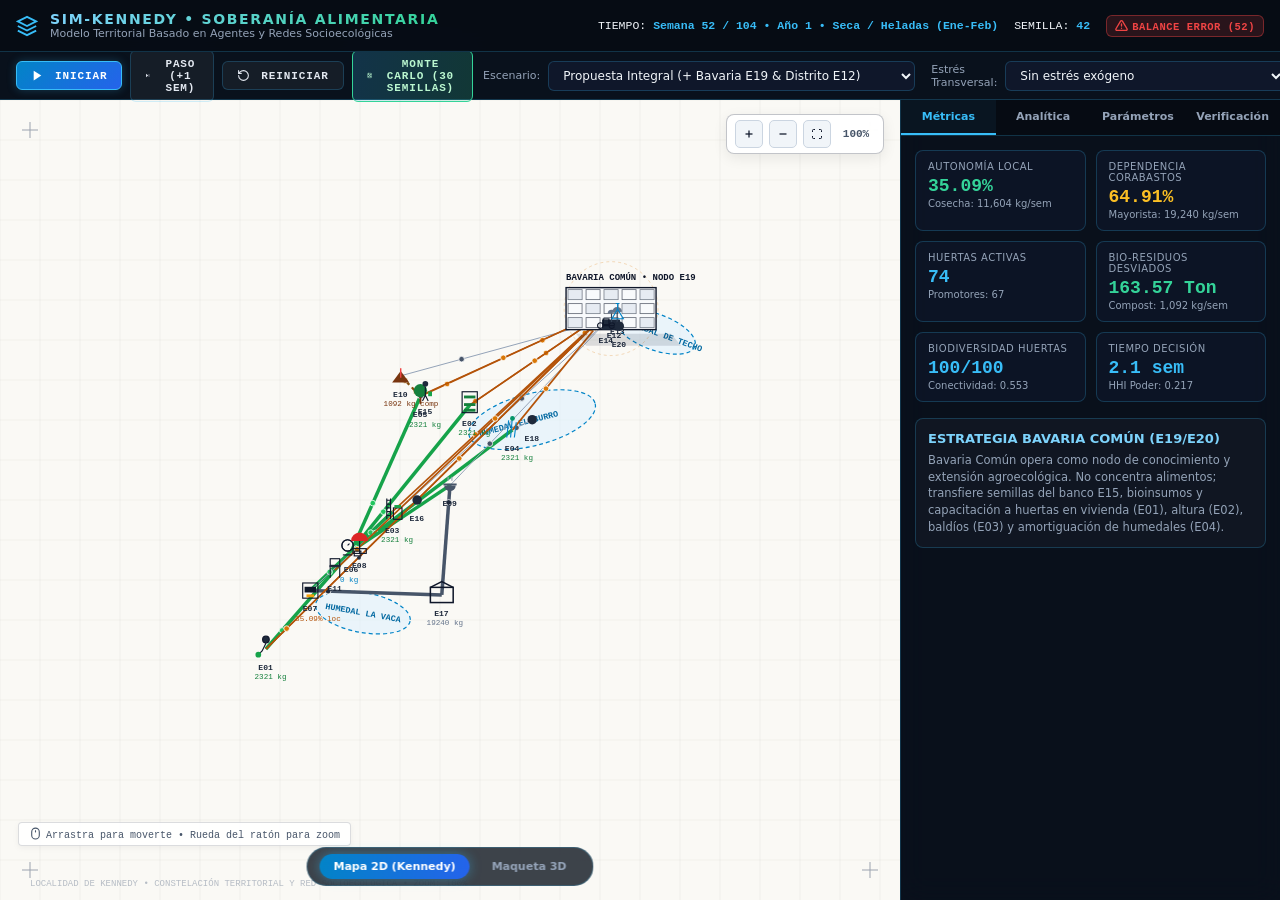
<file: index.html>
<!DOCTYPE html>
<html lang="es">
<head>
  <meta charset="UTF-8">
  <meta name="viewport" content="width=device-width, initial-scale=1.0">
  <title>SIM-KENNEDY • Simulador Territorial de Soberanía Alimentaria</title>
  <link rel="icon" href="data:,">
  <link rel="stylesheet" href="style.css">
</head>
<body>
  <div id="app-layout">
    <!-- Topbar / HUD Táctico Superior -->
    <header id="hud-header">
      <div class="brand-section">
        <svg class="brand-icon" viewBox="0 0 24 24" fill="none" stroke="currentColor" stroke-width="2">
          <polygon points="12 2 2 7 12 12 22 7 12 2"/>
          <polyline points="2 17 12 22 22 17"/>
          <polyline points="2 12 12 17 22 12"/>
        </svg>
        <div>
          <div class="brand-title">SIM-KENNEDY • SOBERANÍA ALIMENTARIA</div>
          <div class="brand-subtitle">Modelo Territorial Basado en Agentes y Redes Socioecológicas</div>
        </div>
      </div>

      <div class="hud-telemetry">
        <div class="telemetry-item">TIEMPO: <b id="hud-time">Semana 0 / 104</b></div>
        <div class="telemetry-item">SEMILLA: <b id="hud-seed">42</b></div>
        <div class="badge-status" id="hud-balance-badge"><svg width="13" height="13" viewBox="0 0 24 24" fill="none" stroke="currentColor" stroke-width="2.5" stroke-linecap="round" stroke-linejoin="round" style="vertical-align:-2px;margin-right:4px;"><polyline points="20 6 9 17 4 12"/></svg>BALANCE DE MASA OK</div>
      </div>
    </header>

    <!-- Toolbar de Controles y Escenarios -->
    <nav id="control-toolbar">
      <div class="control-group">
        <button class="btn btn-primary" id="btn-play"><svg width="13" height="13" viewBox="0 0 24 24" fill="currentColor" style="vertical-align:-2px;margin-right:5px;"><polygon points="5 3 19 12 5 21 5 3"/></svg>Iniciar</button>
        <button class="btn" id="btn-step"><svg width="13" height="13" viewBox="0 0 24 24" fill="currentColor" style="vertical-align:-2px;margin-right:5px;"><polygon points="5 4 15 12 5 20 5 4"/><line x1="19" y1="5" x2="19" y2="19" stroke="currentColor" stroke-width="2"/></svg>Paso (+1 Sem)</button>
        <button class="btn" id="btn-reset"><svg width="13" height="13" viewBox="0 0 24 24" fill="none" stroke="currentColor" stroke-width="2" stroke-linecap="round" stroke-linejoin="round" style="vertical-align:-2px;margin-right:5px;"><path d="M3 12a9 9 0 1 0 9-9 9.75 9.75 0 0 0-6.74 2.74L3 8"/><path d="M3 3v5h5"/></svg>Reiniciar</button>
        <button class="btn btn-montecarlo" id="btn-montecarlo"><svg width="13" height="13" viewBox="0 0 24 24" fill="none" stroke="currentColor" stroke-width="2" stroke-linecap="round" stroke-linejoin="round" style="vertical-align:-2px;margin-right:5px;"><rect x="2" y="2" width="20" height="20" rx="4"/><circle cx="7" cy="7" r="1.5" fill="currentColor"/><circle cx="17" cy="7" r="1.5" fill="currentColor"/><circle cx="12" cy="12" r="1.5" fill="currentColor"/><circle cx="7" cy="17" r="1.5" fill="currentColor"/><circle cx="17" cy="17" r="1.5" fill="currentColor"/></svg>Monte Carlo (30 Semillas)</button>
      </div>

      <div class="control-group">
        <label style="font-size:11px;color:#94a3b8">Escenario:</label>
        <select id="select-scenario" class="select-field">
          <option value="s1_mas_bavaria" selected>Propuesta Integral (+ Bavaria E19 & Distrito E12)</option>
          <option value="s1_huertas_intercambio">Escenario 2: Huertas + Intercambio Barrial (E06, E08)</option>
          <option value="s1_solo_huertas">Escenario 1: Solo Huertas (Autoproducción)</option>
          <option value="s1_sin_intervencion">Línea Base: Sin Intervención (Dependencia >94%)</option>
        </select>

        <label style="font-size:11px;color:#94a3b8;margin-left:8px">Estrés Transversal:</label>
        <select id="select-stress" class="select-field">
          <option value="ninguno" selected>Sin estrés exógeno</option>
          <option value="estres_choque_corabastos">Choque de Precios Corabastos (+55%)</option>
          <option value="estres_sequia">Sequía Prolongada (El Niño -65% lluvia)</option>
          <option value="estres_crecimiento_poblacional">Crecimiento Demográfico (+30%)</option>
        </select>
      </div>

      <div class="control-group">
        <button class="btn" id="btn-export-csv"><svg width="13" height="13" viewBox="0 0 24 24" fill="none" stroke="currentColor" stroke-width="2" stroke-linecap="round" stroke-linejoin="round" style="vertical-align:-2px;margin-right:5px;"><path d="M21 15v4a2 2 0 0 1-2 2H5a2 2 0 0 1-2-2v-4"/><polyline points="7 10 12 15 17 10"/><line x1="12" y1="15" x2="12" y2="3"/></svg>Exportar CSV</button>
        <a href="visor_modelos_vensim.html" target="_blank" class="btn" style="text-decoration:none;display:inline-flex;align-items:center;gap:6px;background:#0369a1;color:#ffffff;font-weight:600;" title="Abrir Visor Oficial de Modelos Vensim"><svg width="13" height="13" viewBox="0 0 24 24" fill="none" stroke="currentColor" stroke-width="2" stroke-linecap="round" stroke-linejoin="round"><line x1="18" y1="20" x2="18" y2="10"/><line x1="12" y1="20" x2="12" y2="4"/><line x1="6" y1="20" x2="6" y2="14"/></svg>Ver Modelos Vensim</a>
      </div>
    </nav>

    <!-- Área Principal de Simulación -->
    <main id="main-viewport">
      <!-- Contenedor de Vistas Territoriales -->
      <div id="view-container">
        <!-- Capa 1: Mapa Territorial 2D Interactivo -->
        <div id="layer-map-2d" class="view-layer active">
          <canvas id="map-canvas" class="display-canvas"></canvas>

          <!-- Barra flotante de navegación CAD (Pan & Zoom) -->
          <div id="map-controls-2d">
            <button class="map-ctrl-btn" id="btn-zoom-in" title="Acercar (Zoom In)"><svg width="12" height="12" viewBox="0 0 24 24" fill="none" stroke="currentColor" stroke-width="2.5"><line x1="12" y1="5" x2="12" y2="19"/><line x1="5" y1="12" x2="19" y2="12"/></svg></button>
            <button class="map-ctrl-btn" id="btn-zoom-out" title="Alejar (Zoom Out)"><svg width="12" height="12" viewBox="0 0 24 24" fill="none" stroke="currentColor" stroke-width="2.5"><line x1="5" y1="12" x2="19" y2="12"/></svg></button>
            <button class="map-ctrl-btn" id="btn-zoom-reset" title="Centrar Kennedy"><svg width="12" height="12" viewBox="0 0 24 24" fill="none" stroke="currentColor" stroke-width="2"><path d="M8 3H5a2 2 0 0 0-2 2v3m18 0V5a2 2 0 0 0-2-2h-3m0 18h3a2 2 0 0 0 2-2v-3M3 16v3a2 2 0 0 0 2 2h3"/></svg></button>
            <div id="zoom-level-badge">100%</div>
          </div>

          <!-- Indicador de navegación sutil -->
          <div id="map-hint-drag">
            <span><svg width="13" height="13" viewBox="0 0 24 24" fill="none" stroke="currentColor" stroke-width="2" style="vertical-align:-2px;margin-right:4px;"><rect x="5" y="2" width="14" height="20" rx="7"/><line x1="12" y1="6" x2="12" y2="10"/></svg>Arrastra para moverte • Rueda del ratón para zoom</span>
          </div>
        </div>

        <!-- Capa 2: Maqueta 3D Territorial -->
        <div id="layer-view-3d" class="view-layer">
          <div id="view-3d-container" style="width:100%;height:100%"></div>
        </div>

        <!-- Barra flotante de navegación entre vistas -->
        <div id="bottom-navbar">
          <div class="nav-pill active" data-view="2d">Mapa 2D (Kennedy)</div>
          <div class="nav-pill" data-view="3d">Maqueta 3D</div>
        </div>
      </div>

      <!-- Panel Lateral de Métricas y Analítica -->
      <aside id="sidebar-panel">
        <div class="sidebar-tabs">
          <div class="sidebar-tab active" data-tab="tab-kpis">Métricas</div>
          <div class="sidebar-tab" data-tab="tab-charts">Analítica</div>
          <div class="sidebar-tab" data-tab="tab-params">Parámetros</div>
          <div class="sidebar-tab" data-tab="tab-tests">Verificación</div>
        </div>

        <!-- Pestaña 1: KPIs y Monitoreo -->
        <div id="tab-kpis" class="tab-pane active">
          <div class="kpi-grid">
            <div class="kpi-card">
              <div class="kpi-title">Autonomía Local</div>
              <div class="kpi-value green" id="kpi-autonomia">0.0%</div>
              <div class="kpi-sub" id="kpi-produccion">Cosecha: 0 kg/sem</div>
            </div>

            <div class="kpi-card">
              <div class="kpi-title">Dependencia Corabastos</div>
              <div class="kpi-value warn" id="kpi-dependencia">94.0%</div>
              <div class="kpi-sub" id="kpi-compras-may">Mayorista: 0 kg/sem</div>
            </div>

            <div class="kpi-card">
              <div class="kpi-title">Huertas Activas</div>
              <div class="kpi-value" id="kpi-huertas">0</div>
              <div class="kpi-sub" id="kpi-promotores">Promotores: 0</div>
            </div>

            <div class="kpi-card">
              <div class="kpi-title">Bio-residuos Desviados</div>
              <div class="kpi-value green" id="kpi-organicos">0.0 Ton</div>
              <div class="kpi-sub" id="kpi-compost">Compost: 0 kg/sem</div>
            </div>

            <div class="kpi-card">
              <div class="kpi-title">Biodiversidad Huertas</div>
              <div class="kpi-value" id="kpi-aves">72/100</div>
              <div class="kpi-sub" id="kpi-conectividad">Conectividad: 0.55</div>
            </div>

            <div class="kpi-card">
              <div class="kpi-title">Tiempo Decisión</div>
              <div class="kpi-value" id="kpi-tiempo-gob">2.0 sem</div>
              <div class="kpi-sub" id="kpi-poder">HHI Poder: 0.20</div>
            </div>
          </div>

          <div style="background:rgba(255,255,255,0.03);border:1px solid var(--border-line);border-radius:8px;padding:12px">
            <div style="font-weight:bold;color:var(--accent-glow);margin-bottom:6px">ESTRATEGIA BAVARIA COMÚN (E19/E20)</div>
            <p style="font-size:11.5px;color:var(--text-muted);line-height:1.45">
              Bavaria Común opera como nodo de conocimiento y extensión agroecológica. No concentra alimentos; transfiere semillas del banco E15, bioinsumos y capacitación a huertas en vivienda (E01), altura (E02), baldíos (E03) y amortiguación de humedales (E04).
            </p>
          </div>
        </div>

        <!-- Pestaña 2: Analítica y Gráficos -->
        <div id="tab-charts" class="tab-pane">
          <div style="margin-bottom:10px">
            <label style="font-size:11px;color:#94a3b8">Variable a graficar:</label>
            <select id="select-chart-metric" class="select-field" style="width:100%;margin-top:4px">
              <option value="participacion_local_pct" selected>Participación Volumen Local (%)</option>
              <option value="dependencia_corabastos_pct">Dependencia de Corabastos (%)</option>
              <option value="produccion_kg">Cosecha Total Huertas (kg/semana)</option>
              <option value="desabastecimiento_kg">Alimentos Desatendidos (kg/semana)</option>
              <option value="huertas_activas">Huertas Activas</option>
              <option value="stock_conocimiento">Índice Conocimiento Compartido</option>
              <option value="toneladas_desviadas_acum">Bio-residuos Desviados Acumulados (Ton)</option>
              <option value="compost_retornado_kg">Compost Retornado a Huertas (kg/sem)</option>
              <option value="indice_conectividad">Conectividad del Paisaje (0-1)</option>
              <option value="biodiversidad_polinizadores">Biodiversidad de Huertas y Polinizadores (0-100)</option>
              <option value="tiempo_decision_sem">Tiempo de Decisión (Gobernanza)</option>
              <option value="precio_suelo_m2">Precio del Suelo (COP/m²)</option>
              <option value="permanencia_residentes_pct">Permanencia Residentes (%)</option>
            </select>
          </div>

          <div style="height:260px;background:rgba(6,11,18,0.9);border:1px solid var(--border-line);border-radius:8px;padding:6px">
            <canvas id="chart-canvas" style="width:100%;height:100%"></canvas>
          </div>

          <div style="margin-top:10px;font-size:11px;color:var(--text-muted);line-height:1.4">
            <b>Nota metodológica:</b> En modo Monte Carlo, la línea central representa la <b>mediana</b> de las 30 semillas, y la banda sombreada representa el <b>rango intercuartílico (IQR: percentiles 25 a 75)</b>.
          </div>
        </div>

        <!-- Pestaña 3: Panel de Parámetros -->
        <div id="tab-params" class="tab-pane">
          <div id="params-panel-content"></div>
        </div>

        <!-- Pestaña 4: Verificación y Auditoría -->
        <div id="tab-tests" class="tab-pane">
          <div style="margin-bottom:12px">
            <div style="font-weight:bold;color:var(--accent-glow);margin-bottom:6px">PRUEBAS Y AUDITORÍA FORMAL</div>
            <p style="font-size:11.5px;color:var(--text-muted);line-height:1.4">
              Comprueba el cumplimiento de las reglas duras del modelo: determinismo por semilla y conservación estricta de balance de masa.
            </p>
          </div>

          <button class="btn btn-primary" id="btn-run-tests" style="width:100%;justify-content:center;margin-bottom:12px">
            <svg width="13" height="13" viewBox="0 0 24 24" fill="none" stroke="currentColor" stroke-width="2" stroke-linecap="round" stroke-linejoin="round" style="vertical-align:-2px;margin-right:6px;"><circle cx="12" cy="12" r="3"/><path d="M19.4 15a1.65 1.65 0 0 0 .33 1.82l.06.06a2 2 0 0 1 0 2.83 2 2 0 0 1-2.83 0l-.06-.06a1.65 1.65 0 0 0-1.82-.33 1.65 1.65 0 0 0-1 1.51V21a2 2 0 0 1-2 2 2 2 0 0 1-2-2v-.09A1.65 1.65 0 0 0 9 19.4a1.65 1.65 0 0 0-1.82.33l-.06.06a2 2 0 0 1-2.83 0 2 2 0 0 1 0-2.83l.06-.06a1.65 1.65 0 0 0 .33-1.82 1.65 1.65 0 0 0-1.51-1H3a2 2 0 0 1-2-2 2 2 0 0 1 2-2h.09A1.65 1.65 0 0 0 4.6 9a1.65 1.65 0 0 0-.33-1.82l-.06-.06a2 2 0 0 1 0-2.83 2 2 0 0 1 2.83 0l.06.06a1.65 1.65 0 0 0 1.82.33H9a1.65 1.65 0 0 0 1-1.51V3a2 2 0 0 1 2-2 2 2 0 0 1 2 2v.09a1.65 1.65 0 0 0 1 1.51 1.65 1.65 0 0 0 1.82-.33l.06-.06a2 2 0 0 1 2.83 0 2 2 0 0 1 0 2.83l-.06.06a1.65 1.65 0 0 0-.33 1.82V9a1.65 1.65 0 0 0 1.51 1H21a2 2 0 0 1 2 2 2 2 0 0 1-2 2h-.09a1.65 1.65 0 0 0-1.51 1z"/></svg>Ejecutar Suite de Pruebas
          </button>

          <div id="test-results-log" style="background:#04080e;border:1px solid var(--border-line);border-radius:6px;padding:10px;font-family:monospace;font-size:11px;min-height:160px;max-height:260px;overflow-y:auto;color:#cbd5e1">
            Esperando ejecución de pruebas...
          </div>
        </div>
      </aside>
    </main>

    <!-- Notificación Flotante (Toast) -->
    <div id="toast-notification">Notificación</div>
  </div>

  <!-- Entrada Modular ES6 -->
  <script type="module" src="js/app.js"></script>
</body>
</html>
</file>
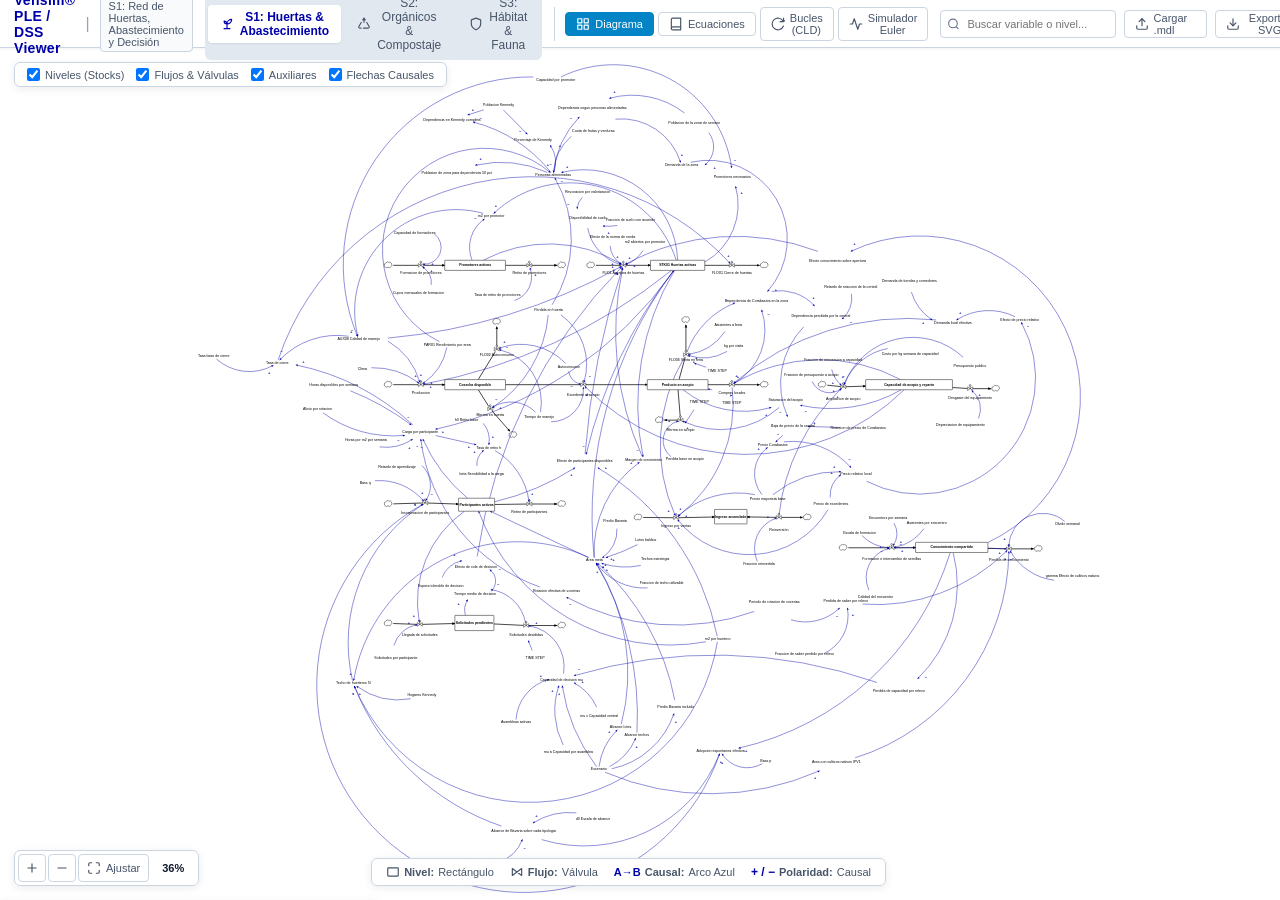
<file: visor_modelos_vensim.html>
﻿<!DOCTYPE html>
<html lang="es">
<head>
  <meta charset="UTF-8">
  <meta name="viewport" content="width=device-width, initial-scale=1.0">
  <title>Vensim® Model Viewer • Dinámica de Sistemas Kennedy</title>
  <link rel="icon" href="data:image/svg+xml,<svg xmlns='http://www.w3.org/2000/svg' viewBox='0 0 24 24' fill='%230000aa'><rect x='2' y='4' width='20' height='16' rx='2' fill='none' stroke='%230000aa' stroke-width='2'/><path d='M6 12h12M12 6v12' stroke='%230000aa' stroke-width='2'/></svg>">
  <style>
    :root {
      --bg-app: #f1f3f5;
      --bg-header: #ffffff;
      --border-color: #cbd5e1;
      --border-dark: #94a3b8;
      --text-main: #0f172a;
      --text-muted: #475569;
      --text-dim: #64748b;
      --vensim-blue: #0000aa;
      --vensim-blue-hover: #1d4ed8;
      --vensim-loop-blue: #2563eb;
      --vensim-black: #000000;
      --vensim-stock-fill: #ffffff;
      --vensim-stock-stroke: #000000;
      --highlight-in: #0284c7;
      --highlight-out: #b45309;
      --highlight-sel: #e11d48;
      --dock-width: 380px;
    }

    * {
      box-sizing: border-box;
      margin: 0;
      padding: 0;
    }

    body {
      font-family: -apple-system, BlinkMacSystemFont, "Segoe UI", Roboto, "Helvetica Neue", Arial, sans-serif;
      background: var(--bg-app);
      color: var(--text-main);
      overflow: hidden;
      height: 100vh;
      display: flex;
      flex-direction: column;
      user-select: none;
    }

    /* SVG ICONS HELPER */
    .v-ico {
      width: 14px;
      height: 14px;
      display: inline-block;
      vertical-align: middle;
      stroke: currentColor;
      stroke-width: 2;
      stroke-linecap: round;
      stroke-linejoin: round;
      fill: none;
      flex-shrink: 0;
    }

    /* VENSIM WORKSPACE TOOLBAR */
    #vensim-toolbar {
      background: var(--bg-header);
      border-bottom: 1px solid var(--border-color);
      height: 48px;
      display: flex;
      align-items: center;
      justify-content: space-between;
      padding: 0 14px;
      gap: 12px;
      flex-shrink: 0;
      box-shadow: 0 1px 3px rgba(0,0,0,0.05);
      z-index: 30;
    }

    .brand-section {
      display: flex;
      align-items: center;
      gap: 10px;
    }
    .brand-title {
      font-size: 14px;
      font-weight: bold;
      color: var(--vensim-blue);
      letter-spacing: 0.3px;
    }
    .brand-subtitle {
      font-size: 11px;
      color: var(--text-muted);
      background: #f8fafc;
      padding: 3px 8px;
      border-radius: 4px;
      border: 1px solid var(--border-color);
    }

    /* MODEL TABS */
    .model-pills {
      display: flex;
      align-items: center;
      gap: 4px;
      background: #e2e8f0;
      padding: 3px;
      border-radius: 6px;
    }
    .model-pill-btn {
      border: none;
      background: transparent;
      padding: 5px 12px;
      font-size: 12px;
      font-weight: 500;
      color: var(--text-muted);
      border-radius: 4px;
      cursor: pointer;
      display: flex;
      align-items: center;
      gap: 6px;
      transition: all 0.15s ease;
    }
    .model-pill-btn:hover {
      background: rgba(255, 255, 255, 0.6);
      color: var(--text-main);
    }
    .model-pill-btn.active {
      background: #ffffff;
      color: var(--vensim-blue);
      font-weight: 600;
      box-shadow: 0 1px 2px rgba(0,0,0,0.08);
    }

    /* VIEW SWITCHER */
    .view-switcher {
      display: flex;
      align-items: center;
      gap: 4px;
      border-left: 1px solid var(--border-color);
      padding-left: 10px;
    }
    .btn-view {
      border: 1px solid var(--border-color);
      background: #ffffff;
      padding: 4px 10px;
      font-size: 11px;
      font-weight: 500;
      color: var(--text-muted);
      border-radius: 4px;
      cursor: pointer;
      display: flex;
      align-items: center;
      gap: 5px;
      transition: all 0.15s;
    }
    .btn-view:hover {
      background: #f8fafc;
      border-color: var(--border-dark);
      color: var(--text-main);
    }
    .btn-view.active {
      background: #0284c7;
      color: #ffffff;
      border-color: #0284c7;
    }

    /* SEARCH & ACTIONS */
    .toolbar-actions {
      display: flex;
      align-items: center;
      gap: 8px;
    }
    .search-box {
      position: relative;
      width: 220px;
    }
    .search-box input {
      width: 100%;
      height: 28px;
      padding: 0 8px 0 26px;
      font-size: 11px;
      border: 1px solid var(--border-color);
      border-radius: 4px;
      background: #ffffff;
      outline: none;
      transition: border 0.15s;
    }
    .search-box input:focus {
      border-color: var(--vensim-blue);
      box-shadow: 0 0 0 2px rgba(0, 0, 170, 0.12);
    }
    .search-box svg {
      position: absolute;
      left: 7px;
      top: 50%;
      transform: translateY(-50%);
      width: 13px;
      height: 13px;
      color: var(--text-dim);
      pointer-events: none;
      stroke: currentColor;
      stroke-width: 2;
      fill: none;
    }
    .search-results {
      position: absolute;
      top: 32px;
      left: 0;
      right: 0;
      background: #ffffff;
      border: 1px solid var(--border-color);
      border-radius: 4px;
      max-height: 280px;
      overflow-y: auto;
      box-shadow: 0 4px 12px rgba(0,0,0,0.12);
      display: none;
      z-index: 100;
    }
    .search-item {
      padding: 6px 10px;
      font-size: 11px;
      cursor: pointer;
      display: flex;
      justify-content: space-between;
      border-bottom: 1px solid #f1f5f9;
    }
    .search-item:hover {
      background: #e0f2fe;
    }
    .search-item b {
      color: var(--vensim-blue);
    }
    .search-item span {
      font-size: 10px;
      color: var(--text-dim);
    }

    .btn-tool {
      height: 28px;
      padding: 0 10px;
      font-size: 11px;
      font-weight: 500;
      border: 1px solid var(--border-color);
      background: #ffffff;
      color: var(--text-muted);
      border-radius: 4px;
      display: flex;
      align-items: center;
      justify-content: center;
      gap: 5px;
      cursor: pointer;
      transition: all 0.15s;
    }
    .btn-tool:hover {
      background: #f8fafc;
      border-color: var(--border-dark);
      color: var(--text-main);
    }

    /* MAIN WORKSPACE */
    #workspace-container {
      flex: 1;
      display: flex;
      position: relative;
      overflow: hidden;
      background: #e2e8f0;
    }

    /* PANE 1: AUTHENTIC VENSIM CANVAS */
    #pane-diagram {
      flex: 1;
      position: relative;
      overflow: hidden;
      background: #ffffff;
      cursor: default;
    }
    #pane-diagram.panning {
      cursor: grab;
    }
    #pane-diagram.panning:active {
      cursor: grabbing;
    }

    #vensim-canvas {
      width: 100%;
      height: 100%;
      display: block;
      background: #ffffff;
    }

    /* CANVAS HUD CONTROLS */
    .canvas-hud {
      position: absolute;
      background: rgba(255, 255, 255, 0.94);
      backdrop-filter: blur(4px);
      border: 1px solid var(--border-color);
      border-radius: 6px;
      box-shadow: 0 2px 8px rgba(0,0,0,0.08);
      z-index: 20;
    }

    #hud-zoom {
      bottom: 14px;
      left: 14px;
      display: flex;
      align-items: center;
      gap: 2px;
      padding: 3px;
    }
    .hud-zoom-level {
      font-size: 11px;
      font-weight: 600;
      color: var(--text-main);
      padding: 0 8px;
      min-width: 44px;
      text-align: center;
    }

    #hud-toggles {
      top: 14px;
      left: 14px;
      display: flex;
      align-items: center;
      gap: 12px;
      padding: 5px 12px;
      font-size: 11px;
      color: var(--text-muted);
    }
    .hud-toggle-label {
      display: flex;
      align-items: center;
      gap: 5px;
      cursor: pointer;
    }

    #hud-legend {
      bottom: 14px;
      right: calc(var(--dock-width) + 14px);
      padding: 6px 14px;
      display: flex;
      gap: 16px;
      font-size: 11px;
      color: var(--text-muted);
      align-items: center;
      transition: right 0.2s;
    }

    /* HUD LOOP ACTIVE BANNER */
    #hud-loop-banner {
      top: 14px;
      left: 50%;
      transform: translateX(-50%);
      background: #1e3a8a;
      color: #ffffff;
      padding: 6px 16px;
      border-radius: 20px;
      font-size: 12px;
      font-weight: 600;
      box-shadow: 0 4px 14px rgba(0,0,0,0.20);
      display: none;
      align-items: center;
      gap: 12px;
      z-index: 25;
      border: 1px solid #3b82f6;
    }
    #hud-loop-banner button {
      background: #ffffff;
      color: #1e3a8a;
      padding: 2px 10px;
      height: 22px;
      border: none;
      border-radius: 12px;
      font-weight: bold;
      font-size: 11px;
      cursor: pointer;
    }
    #hud-loop-banner button:hover {
      background: #eff6ff;
    }

    /* RIGHT INSPECTOR DOCK */
    #inspector-dock {
      width: var(--dock-width);
      background: #ffffff;
      border-left: 1px solid var(--border-color);
      display: flex;
      flex-direction: column;
      flex-shrink: 0;
      z-index: 25;
      box-shadow: -2px 0 8px rgba(0,0,0,0.04);
      transition: transform 0.2s ease;
    }
    #inspector-dock.collapsed {
      transform: translateX(100%);
      margin-right: calc(-1 * var(--dock-width));
    }

    .dock-header {
      height: 40px;
      border-bottom: 1px solid var(--border-color);
      display: flex;
      align-items: center;
      justify-content: space-between;
      padding: 0 14px;
      background: #f8fafc;
      font-size: 12px;
      font-weight: 600;
      color: var(--text-main);
    }
    .dock-content {
      flex: 1;
      overflow-y: auto;
      padding: 14px;
      display: flex;
      flex-direction: column;
      gap: 14px;
    }

    .card-inspect {
      background: #f8fafc;
      border: 1px solid var(--border-color);
      border-radius: 6px;
      padding: 10px;
      display: flex;
      flex-direction: column;
      gap: 6px;
    }
    .card-title {
      font-size: 10px;
      font-weight: bold;
      text-transform: uppercase;
      letter-spacing: 0.5px;
      color: var(--text-dim);
    }
    .card-var-name {
      font-size: 14px;
      font-weight: bold;
      color: var(--text-main);
      word-break: break-word;
    }
    .badge-kind {
      display: inline-block;
      align-self: flex-start;
      font-size: 10px;
      font-weight: bold;
      padding: 2px 6px;
      border-radius: 3px;
      text-transform: uppercase;
    }
    .badge-kind.stock { background: #dbeafe; color: #1e40af; border: 1px solid #bfdbfe; }
    .badge-kind.aux { background: #e2e8f0; color: #334155; border: 1px solid #cbd5e1; }
    .badge-kind.flow { background: #fef3c7; color: #92400e; border: 1px solid #fde68a; }
    .badge-kind.constant { background: #f3e8ff; color: #6b21a8; border: 1px solid #e9d5ff; }

    .eq-box {
      background: #ffffff;
      border: 1px solid var(--border-color);
      border-radius: 4px;
      padding: 8px;
      font-family: "SFMono-Regular", Consolas, "Liberation Mono", Menlo, monospace;
      font-size: 11px;
      line-height: 1.4;
      color: #0f172a;
      overflow-x: auto;
      white-space: pre-wrap;
      word-break: break-all;
    }

    .conn-tags {
      display: flex;
      flex-wrap: wrap;
      gap: 4px;
    }
    .conn-tag {
      background: #ffffff;
      border: 1px solid var(--border-color);
      padding: 3px 8px;
      border-radius: 3px;
      font-size: 11px;
      cursor: pointer;
      color: var(--text-main);
      transition: all 0.1s;
    }
    .conn-tag:hover {
      background: #0284c7;
      color: #ffffff;
      border-color: #0284c7;
    }

    /* PANE 2: EQUATIONS TABLE VIEW */
    #pane-equations {
      flex: 1;
      display: none;
      flex-direction: column;
      background: #ffffff;
      overflow: hidden;
    }
    .table-toolbar {
      padding: 10px 16px;
      background: #f8fafc;
      border-bottom: 1px solid var(--border-color);
      display: flex;
      justify-content: space-between;
      align-items: center;
      gap: 12px;
    }
    .table-container {
      flex: 1;
      overflow: auto;
    }
    table.eq-table {
      width: 100%;
      border-collapse: collapse;
      font-size: 12px;
      text-align: left;
    }
    table.eq-table th {
      background: #f1f5f9;
      color: var(--text-muted);
      font-weight: 600;
      padding: 8px 12px;
      border-bottom: 1px solid var(--border-color);
      position: sticky;
      top: 0;
      z-index: 10;
    }
    table.eq-table td {
      padding: 8px 12px;
      border-bottom: 1px solid #f1f5f9;
      vertical-align: top;
    }
    table.eq-table tr:hover td {
      background: #f8fafc;
    }

    /* PANE 3: CAUSAL LOOPS (CLD) */
    #pane-loops {
      flex: 1;
      display: none;
      flex-direction: column;
      background: #f8fafc;
      overflow-y: auto;
      padding: 20px;
    }
    .loops-grid {
      display: grid;
      grid-template-columns: repeat(auto-fill, minmax(340px, 1fr));
      gap: 16px;
      max-width: 1200px;
      margin: 0 auto;
      width: 100%;
    }
    .loop-card {
      background: #ffffff;
      border: 1px solid var(--border-color);
      border-radius: 6px;
      padding: 14px;
      box-shadow: 0 1px 3px rgba(0,0,0,0.04);
      display: flex;
      flex-direction: column;
      gap: 8px;
    }
    .loop-header {
      display: flex;
      align-items: center;
      justify-content: space-between;
    }
    .loop-badge {
      font-size: 11px;
      font-weight: bold;
      padding: 3px 8px;
      border-radius: 4px;
    }
    .loop-badge.reinforcing { background: #fee2e2; color: #991b1b; border: 1px solid #fecaca; }
    .loop-badge.balancing { background: #dbeafe; color: #1e40af; border: 1px solid #bfdbfe; }

    /* PANE 4: NUMERICAL SIMULATOR (EULER) */
    #pane-simulator {
      flex: 1;
      display: none;
      flex-direction: row;
      background: #f8fafc;
      overflow: hidden;
    }
    .sim-sidebar {
      width: 320px;
      background: #ffffff;
      border-right: 1px solid var(--border-color);
      padding: 16px;
      display: flex;
      flex-direction: column;
      gap: 14px;
      overflow-y: auto;
    }
    .sim-chart-area {
      flex: 1;
      padding: 20px;
      display: flex;
      flex-direction: column;
      gap: 14px;
      overflow-y: auto;
    }
    .chart-box {
      background: #ffffff;
      border: 1px solid var(--border-color);
      border-radius: 6px;
      padding: 14px;
      box-shadow: 0 1px 3px rgba(0,0,0,0.04);
      height: 380px;
      min-height: 380px;
      max-height: 380px;
      display: flex;
      flex-direction: column;
      overflow: hidden;
    }
    #sim-chart-canvas {
      display: block;
      width: 100% !important;
      height: 100% !important;
      max-width: 100%;
      max-height: 100%;
      flex: 1 1 0;
      min-height: 0;
    }

    /* AUTHENTIC VENSIM SVG STYLING */
    .v-node {
      cursor: pointer;
    }
    .v-node text {
      font-family: Arial, "Helvetica Neue", Helvetica, sans-serif;
      font-size: 10px;
      fill: var(--vensim-black);
      pointer-events: none;
    }

    /* Stocks: pure Vensim rectangle */
    .v-node.stock rect {
      fill: var(--vensim-stock-fill);
      stroke: var(--vensim-stock-stroke);
      stroke-width: 1.3;
    }
    .v-node.stock text {
      font-weight: bold;
      font-size: 9.5px;
    }

    /* Auxiliaries: bare floating text */
    .v-node.aux rect.hit-box,
    .v-node.constant rect.hit-box,
    .v-node.flow_label rect.hit-box {
      fill: transparent;
      stroke: transparent;
    }
    .v-node:hover rect.hit-box {
      fill: rgba(0, 0, 170, 0.05);
      stroke: rgba(0, 0, 170, 0.3);
      stroke-dasharray: 2, 2;
    }

    /* Flow Pipes */
    .v-flow-pipe {
      stroke: var(--vensim-black);
      stroke-width: 2.0;
      fill: none;
    }

    /* Valves: Vensim hourglass */
    .v-valve {
      cursor: pointer;
    }
    .v-valve polygon {
      fill: var(--vensim-stock-fill);
      stroke: var(--vensim-stock-stroke);
      stroke-width: 1.2;
    }

    /* Causal Arrows: Authentic Vensim Blue */
    .v-causal-arrow {
      stroke: var(--vensim-blue);
      stroke-width: 1.2;
      fill: none;
      transition: stroke 0.15s, stroke-width 0.15s;
    }
    .v-causal-arrow:hover {
      stroke: var(--vensim-blue-hover);
      stroke-width: 2.2;
    }

    /* Polarities (+ / -) */
    .v-polarity {
      font-family: Arial, "Helvetica Neue", Helvetica, sans-serif;
      font-size: 11px;
      font-weight: bold;
      fill: var(--vensim-blue);
      pointer-events: none;
      user-select: none;
      transition: opacity 0.15s;
    }
    .v-loop-polarity {
      fill: var(--vensim-loop-blue) !important;
      font-size: 13px !important;
      font-weight: 900 !important;
      filter: drop-shadow(0 0 2px rgba(37, 99, 235, 0.7));
    }

    /* Highlight States */
    .v-dimmed {
      opacity: 0.10 !important;
    }
    .v-selected-rect {
      fill: none;
      stroke: var(--highlight-sel) !important;
      stroke-width: 1.8 !important;
      stroke-dasharray: 4, 3;
    }
    .v-highlight-in {
      stroke: var(--highlight-in) !important;
      stroke-width: 2.2 !important;
      opacity: 1 !important;
    }
    .v-highlight-out {
      stroke: var(--highlight-out) !important;
      stroke-width: 2.2 !important;
      opacity: 1 !important;
    }

    /* Loop Highlighting Styles */
    .v-loop-arrow {
      stroke: var(--vensim-loop-blue) !important;
      stroke-width: 2.8px !important;
      opacity: 1 !important;
    }
    .v-loop-node text {
      font-weight: bold !important;
      fill: #1d4ed8 !important;
    }
    .v-loop-node.stock rect {
      stroke: var(--vensim-loop-blue) !important;
      stroke-width: 2.4px !important;
      fill: #eff6ff !important;
    }
    .v-loop-node:not(.stock) rect.hit-box {
      stroke: var(--vensim-loop-blue) !important;
      stroke-width: 1.5px !important;
      stroke-dasharray: none !important;
      fill: rgba(37, 99, 235, 0.08) !important;
    }
    .v-loop-node {
      filter: drop-shadow(0 0 4px rgba(37,99,235,0.7));
    }
  </style>
</head>
<body>

  <!-- VENSIM WORKSPACE TOOLBAR -->
  <header id="vensim-toolbar">
    <div class="brand-section">
      <span class="brand-title">Vensim® PLE / DSS Viewer</span>
      <span style="color:var(--border-dark)">|</span>
      <span class="brand-subtitle" id="model-subtitle">Kennedy Dinámica de Sistemas</span>
    </div>

    <!-- MODEL TABS -->
    <div class="model-pills" id="model-tabs">
      <button class="model-pill-btn active" data-model="s1">
        <svg class="v-ico" viewBox="0 0 24 24"><path d="M7 20h10M12 20v-8M12 12c0-5 4-8 8-8 0 4-3 8-8 8zM12 12c0-3-2.5-5-5-5 0 2.5 2 5 5 5z"/></svg>
        S1: Huertas & Abastecimiento
      </button>
      <button class="model-pill-btn" data-model="s2">
        <svg class="v-ico" viewBox="0 0 24 24"><path d="M7 19H4.815a1.83 1.83 0 0 1-1.57-.881 1.785 1.785 0 0 1-.004-1.784L7.196 9.5M11 19h8.185a1.83 1.83 0 0 0 1.57-.881 1.785 1.785 0 0 0 .004-1.784L16.804 9.5M14 5l-2-3-2 3M12 2v7"/></svg>
        S2: Orgánicos & Compostaje
      </button>
      <button class="model-pill-btn" data-model="s3">
        <svg class="v-ico" viewBox="0 0 24 24"><path d="M12 22s8-4 8-10V5l-8-3-8 3v7c0 6 8 10 8 10z"/></svg>
        S3: Hábitat & Fauna
      </button>
    </div>

    <!-- VIEW SWITCHER -->
    <div class="view-switcher">
      <button class="btn-view active" data-view="diagram">
        <svg class="v-ico" viewBox="0 0 24 24"><rect x="3" y="3" width="7" height="7"/><rect x="14" y="3" width="7" height="7"/><rect x="14" y="14" width="7" height="7"/><rect x="3" y="14" width="7" height="7"/></svg>
        Diagrama
      </button>
      <button class="btn-view" data-view="equations">
        <svg class="v-ico" viewBox="0 0 24 24"><path d="M4 19.5A2.5 2.5 0 0 1 6.5 17H20"/><path d="M6.5 2H20v20H6.5A2.5 2.5 0 0 1 4 19.5v-15A2.5 2.5 0 0 1 6.5 2z"/></svg>
        Ecuaciones
      </button>
      <button class="btn-view" data-view="loops">
        <svg class="v-ico" viewBox="0 0 24 24"><path d="M21.5 2v6h-6M21.34 15.57a10 10 0 1 1-.57-8.38l5.67-1.19"/></svg>
        Bucles (CLD)
      </button>
      <button class="btn-view" data-view="simulator">
        <svg class="v-ico" viewBox="0 0 24 24"><polyline points="22 12 18 12 15 21 9 3 6 12 2 12"/></svg>
        Simulador Euler
      </button>
    </div>

    <!-- SEARCH & TOOLS -->
    <div class="toolbar-actions">
      <div class="search-box">
        <svg viewBox="0 0 24 24"><circle cx="11" cy="11" r="8"/><line x1="21" y1="21" x2="16.65" y2="16.65"/></svg>
        <input type="text" id="quick-search" placeholder="Buscar variable o nivel...">
        <div class="search-results" id="search-dropdown"></div>
      </div>

      <label class="btn-tool" style="cursor:pointer;" title="Cargar archivo .mdl local">
        <svg class="v-ico" viewBox="0 0 24 24"><path d="M21 15v4a2 2 0 0 1-2 2H5a2 2 0 0 1-2-2v-4"/><polyline points="17 8 12 3 7 8"/><line x1="12" y1="3" x2="12" y2="15"/></svg>
        Cargar .mdl
        <input type="file" id="file-uploader" accept=".mdl,.txt" style="display:none">
      </label>

      <button class="btn-tool" id="btn-export-svg" title="Exportar Diagrama como SVG">
        <svg class="v-ico" viewBox="0 0 24 24"><path d="M21 15v4a2 2 0 0 1-2 2H5a2 2 0 0 1-2-2v-4"/><polyline points="7 10 12 15 17 10"/><line x1="12" y1="15" x2="12" y2="3"/></svg>
        Exportar SVG
      </button>

      <a href="index.html" class="btn-tool" style="text-decoration:none;background:#f8fafc;font-weight:600;" title="Regresar al Simulador 2D Territorial">
        <svg class="v-ico" viewBox="0 0 24 24"><path d="M3 9l9-7 9 7v11a2 2 0 0 1-2 2H5a2 2 0 0 1-2-2z"/><polyline points="9 22 9 12 15 12 15 22"/></svg>
        Simulador Territorial
      </a>
    </div>
  </header>

  <!-- WORKSPACE -->
  <main id="workspace-container">

    <!-- PANE 1: AUTHENTIC VENSIM CANVAS -->
    <div id="pane-diagram" class="active">
      <svg id="vensim-canvas">
        <defs>
          <!-- Flow arrow marker -->
          <marker id="arrow-flow" viewBox="0 0 10 10" refX="6" refY="5" markerWidth="6" markerHeight="6" orient="auto-start-reverse">
            <polygon points="0,2 8,5 0,8" fill="#000000" />
          </marker>
          <!-- Authentic Vensim Causal arrow marker (acute angle, navy blue) -->
          <marker id="arrow-causal" viewBox="0 0 10 10" refX="7" refY="5" markerWidth="7" markerHeight="7" orient="auto-start-reverse">
            <path d="M 0 1.5 L 9 5 L 0 8.5 L 2.5 5 Z" fill="#0000aa" />
          </marker>
          <marker id="arrow-causal-in" viewBox="0 0 10 10" refX="7" refY="5" markerWidth="7" markerHeight="7" orient="auto-start-reverse">
            <path d="M 0 1.5 L 9 5 L 0 8.5 L 2.5 5 Z" fill="#0284c7" />
          </marker>
          <marker id="arrow-causal-out" viewBox="0 0 10 10" refX="7" refY="5" markerWidth="7" markerHeight="7" orient="auto-start-reverse">
            <path d="M 0 1.5 L 9 5 L 0 8.5 L 2.5 5 Z" fill="#b45309" />
          </marker>
          <!-- Loop Highlighting Marker -->
          <marker id="arrow-causal-loop" viewBox="0 0 10 10" refX="7" refY="5" markerWidth="8" markerHeight="8" orient="auto-start-reverse">
            <path d="M 0 1.5 L 9 5 L 0 8.5 L 2.5 5 Z" fill="#2563eb" />
          </marker>
        </defs>

        <g id="viewport">
          <g id="layer-clouds"></g>
          <g id="layer-flows"></g>
          <g id="layer-valves"></g>
          <g id="layer-causals"></g>
          <g id="layer-nodes"></g>
        </g>
      </svg>

      <!-- ZOOM & FIT HUD -->
      <div class="canvas-hud" id="hud-zoom">
        <button id="btn-zoom-in" class="btn-tool" style="width:28px;padding:0;" title="Acercar">
          <svg class="v-ico" viewBox="0 0 24 24"><line x1="12" y1="5" x2="12" y2="19"/><line x1="5" y1="12" x2="19" y2="12"/></svg>
        </button>
        <button id="btn-zoom-out" class="btn-tool" style="width:28px;padding:0;" title="Alejar">
          <svg class="v-ico" viewBox="0 0 24 24"><line x1="5" y1="12" x2="19" y2="12"/></svg>
        </button>
        <button id="btn-zoom-fit" class="btn-tool" style="padding:0 8px;" title="Ajustar al Lienzo">
          <svg class="v-ico" viewBox="0 0 24 24"><path d="M8 3H5a2 2 0 0 0-2 2v3m18 0V5a2 2 0 0 0-2-2h-3m0 18h3a2 2 0 0 0 2-2v-3M3 16v3a2 2 0 0 0 2 2h3"/></svg>
          Ajustar
        </button>
        <span class="hud-zoom-level" id="zoom-text">100%</span>
      </div>

      <!-- LAYER TOGGLES HUD -->
      <div class="canvas-hud" id="hud-toggles">
        <label class="hud-toggle-label"><input type="checkbox" id="chk-stocks" checked> Niveles (Stocks)</label>
        <label class="hud-toggle-label"><input type="checkbox" id="chk-flows" checked> Flujos & Válvulas</label>
        <label class="hud-toggle-label"><input type="checkbox" id="chk-aux" checked> Auxiliares</label>
        <label class="hud-toggle-label"><input type="checkbox" id="chk-causals" checked> Flechas Causales</label>
      </div>

      <!-- HUD ACTIVE LOOP BANNER -->
      <div id="hud-loop-banner">
        <span id="hud-loop-title">Bucle R1: Reinversión</span>
        <button id="btn-clear-loop" title="Restaurar visualización normal">✕ Quitar Resaltado</button>
      </div>

      <!-- VENSIM LEGEND HUD -->
      <div class="canvas-hud" id="hud-legend">
        <span style="display:inline-flex;align-items:center;gap:4px;">
          <svg class="v-ico" viewBox="0 0 24 24"><rect x="3" y="5" width="18" height="14" rx="1"/></svg>
          <b>Nivel:</b> Rectángulo
        </span>
        <span style="display:inline-flex;align-items:center;gap:4px;">
          <svg class="v-ico" viewBox="0 0 24 24"><polygon points="4 6 20 18 20 6 4 18"/></svg>
          <b>Flujo:</b> Válvula
        </span>
        <span style="display:inline-flex;align-items:center;gap:4px;">
          <span style="font-weight:bold;color:#0000aa;">A→B</span>
          <b>Causal:</b> Arco Azul
        </span>
        <span style="display:inline-flex;align-items:center;gap:4px;">
          <span style="font-weight:900;font-size:12px;color:#0000aa;">+ / −</span>
          <b>Polaridad:</b> Causal
        </span>
      </div>

      <!-- RIGHT INSPECTION DOCK -->
      <aside id="inspector-dock">
        <div class="dock-header">
          <span>Inspector de Variable</span>
          <button class="btn-tool" id="btn-close-dock" style="width:24px;height:24px;padding:0;" title="Ocultar Panel">✕</button>
        </div>
        <div class="dock-content" id="dock-body">
          <div style="color:var(--text-dim);font-size:12px;text-align:center;padding:30px 10px;">
            Haz clic en cualquier variable, nivel o válvula del diagrama para inspeccionar sus ecuaciones formales, unidades, causas y efectos.
          </div>
        </div>
      </aside>
    </div>

    <!-- PANE 2: EQUATIONS TABLE -->
    <div id="pane-equations">
      <div class="table-toolbar">
        <div style="display:flex;align-items:center;gap:10px;">
          <input type="text" id="filter-eq-search" placeholder="Filtrar por nombre o término..." style="height:28px;padding:0 8px;font-size:12px;border:1px solid var(--border-color);border-radius:4px;width:240px;">
          <select id="filter-eq-type" style="height:28px;padding:0 8px;font-size:12px;border:1px solid var(--border-color);border-radius:4px;">
            <option value="all">Todos los tipos</option>
            <option value="stock">Niveles (Stocks)</option>
            <option value="flow">Flujos</option>
            <option value="aux">Auxiliares</option>
            <option value="constant">Constantes</option>
          </select>
        </div>
        <div style="display:flex;align-items:center;gap:8px;">
          <span id="eq-count-label" style="font-size:11px;color:var(--text-muted);">0 variables</span>
          <button class="btn-tool" id="btn-export-csv">
            <svg class="v-ico" viewBox="0 0 24 24"><path d="M21 15v4a2 2 0 0 1-2 2H5a2 2 0 0 1-2-2v-4"/><polyline points="7 10 12 15 17 10"/><line x1="12" y1="15" x2="12" y2="3"/></svg>
            Exportar CSV
          </button>
        </div>
      </div>
      <div class="table-container">
        <table class="eq-table">
          <thead>
            <tr>
              <th style="width:220px;">Variable</th>
              <th style="width:100px;">Tipo</th>
              <th style="width:120px;">Unidades</th>
              <th>Ecuación Matemática</th>
              <th style="width:220px;">Documentación</th>
              <th style="width:80px;text-align:center;">Acción</th>
            </tr>
          </thead>
          <tbody id="equations-tbody"></tbody>
        </table>
      </div>
    </div>

    <!-- PANE 3: CAUSAL LOOPS (CLD) -->
    <div id="pane-loops">
      <div style="max-width:1200px;margin:0 auto 16px auto;width:100%;">
        <h2 style="font-size:16px;color:var(--text-main);margin-bottom:4px;">Bucles de Retroalimentación Identificados (CLD)</h2>
        <p style="font-size:12px;color:var(--text-muted);">Haz clic en "Resaltar en Diagrama" para visualizar el circuito de causalidad con zoom automático y colores destacados.</p>
      </div>
      <div class="loops-grid" id="loops-grid-container"></div>
    </div>

    <!-- PANE 4: NUMERICAL SIMULATOR (EULER) -->
    <div id="pane-simulator">
      <div class="sim-sidebar">
        <div>
          <h3 style="font-size:13px;font-weight:bold;color:var(--vensim-blue);margin-bottom:4px;">Simulación Numérica (Euler)</h3>
          <p style="font-size:11px;color:var(--text-muted);">Modifica los parámetros interactivos para evaluar en tiempo real la trayectoria temporal del modelo.</p>
        </div>

        <div style="display:flex;flex-direction:column;gap:12px;" id="sim-sliders-container"></div>

        <div style="display:flex;gap:6px;margin-top:auto;">
          <button class="btn-tool" id="btn-run-sim" style="flex:1;background:var(--vensim-blue);color:#ffffff;border-color:var(--vensim-blue);font-weight:bold;">
            <svg class="v-ico" viewBox="0 0 24 24"><polygon points="5 3 19 12 5 21 5 3"/></svg>
            Ejecutar
          </button>
          <button class="btn-tool" id="btn-reset-sim" title="Restaurar Valores por Defecto">
            <svg class="v-ico" viewBox="0 0 24 24"><path d="M2.5 2v6h6M21.5 22v-6h-6"/><path d="M22 11.5A10 10 0 0 0 3.2 7.2M2 12.5a10 10 0 0 0 18.8 4.2"/></svg>
            Restaurar
          </button>
        </div>
      </div>

      <div class="sim-chart-area">
        <div class="chart-box">
          <div style="display:flex;justify-content:space-between;align-items:center;margin-bottom:10px;">
            <span style="font-size:13px;font-weight:bold;color:var(--text-main);" id="sim-chart-title">Trayectorias de Estados y Niveles</span>
            <span style="font-size:11px;color:var(--text-muted);" id="sim-horizon-label">Horizonte: 104 Semanas (dt = 0.5)</span>
          </div>
          <div style="flex:1;min-height:0;position:relative;overflow:hidden;">
            <canvas id="sim-chart-canvas" style="position:absolute;top:0;left:0;width:100%;height:100%;"></canvas>
          </div>
        </div>
      </div>
    </div>

  </main>

  <!-- EMBEDDED RAW MDL MODELS -->
  <script type="text/plain" id="mdl-data-s1">
{UTF-8}
STK01 Huertas activas  = A FUNCTION OF( -Area meta,FLI01 Apertura de huertas) ~~|
STK01 Huertas activas = INTEG(FLI01 Apertura de huertas - FLO01 Cierre de huertas, 0.02\
		*Area meta)
	~	m2
	~	Stock. Graficas G1, G2, G5, G7. Valor inicial = 2% del area meta del \
		escenario. La tabla da el area meta: A 0, B 125.309, C 269.998 m2.
	|

Producto en acopio  = A FUNCTION OF( Excedente al acopio,-Compras locales) ~~|
Producto en acopio = INTEG(Excedente al acopio - Compras locales - FLO06 Venta en feria\
		 - FLO07 Merma en acopio
, 100)
	~	kg
	~	Stock. Bucle B4. Valor inicial 100 (S).
	|

Capacidad de acopio y reparto  = A FUNCTION OF( Ampliacion de acopio) ~~|
Capacidad de acopio y reparto = INTEG(Ampliacion de acopio - Desgaste del equipamiento\
		, 5000)
	~	kg/Week
	~	Stock. Maximo que maneja el equipo rotativo N-08. Valor inicial por \
		estimar (S).
	|

Promotores activos  = A FUNCTION OF( Formacion de promotores) ~~|
Promotores activos = INTEG(Formacion de promotores - Retiro de promotores, 6)
	~	persona
	~	Stock. Formados en Bavaria N-21. Bucles R3 y B5. Valor inicial 6 (S).
	|

Cosecha disponible  = A FUNCTION OF( Produccion) ~~|
Cosecha disponible = INTEG(Produccion - FLO02 Autoconsumo - Excedente al acopio - FLO04 Merma en huerta
, 300)
	~	kg
	~	Stock. Grafica G1. Valor inicial 300 (S).
	|

Ingreso acumulado  = A FUNCTION OF( Ingreso por ventas,-Reinversión) ~~|
Ingreso acumulado = INTEG(Ingreso por ventas - Reinversion, 100000)
	~	COP
	~	Stock. Caja de la red. Valor inicial 100.000 (S).
	|

Participantes activos  = A FUNCTION OF( -Area meta,Incorporacion de participantes,-m2 por huertero\
		) ~~|
Participantes activos = INTEG(Incorporacion de participantes - FLO09 Retiro de participantes\
		, 0.02*Area meta
/m2 por huertero)
	~	persona
	~	Stock. Graficas G4, G7. El valor de la tabla (B 2.506, C 5.400) es el \
		techo N de adopcion; aqui se parte del 2% del techo.
	|

Solicitudes decididas  = A FUNCTION OF( Capacidad de decision mu,Solicitudes pendientes\
		,TIME STEP) ~~|
Solicitudes decididas = MIN(Capacidad de decision mu,ZIDZ(Solicitudes pendientes,TIME STEP\
		)+FLI11 Llegada de solicitudes
)
	~	solicitud/Week
	~	Flujo. Central: mu c. Rotativo: asambleas x mu a x (1 - perdida por \
		relevo). Escenario A sin decision.
	|

Solicitudes pendientes  = A FUNCTION OF( Llegada de solicitudes) ~~|
Solicitudes pendientes = INTEG(Llegada de solicitudes - FLO18 Solicitudes decididas, \
		0)
	~	solicitud
	~	Stock. Cola de pedidos sobre cupos, suelo, acopio o presupuesto. Grafica \
		G6.
	|

Conocimiento compartido  = A FUNCTION OF( Formacion e intercambio de semillas) ~~|
Conocimiento compartido = INTEG(Formacion e intercambio de semillas - Perdida de conocimiento\
		, 0.1)
	~	Dmnl
	~	Stock. Indice 0 a 1. Bucle R2. Valor inicial 0,10 (S).
	|

Ampliacion de acopio  = A FUNCTION OF( Costo por kg semana de capacidad,Presupuesto publico\
		,Fraccion de presupuesto a acopio,Fraccion de reinversion a capacidad,Reinversión)\
		 ~~|
Ampliacion de acopio = (Reinversion*Fraccion de reinversion a capacidad+Presupuesto publico\
		/52*Fraccion de presupuesto a acopio
)/Costo por kg semana de capacidad
	~	kg/Week/Week
	~	Flujo. Reinversion FLO10 y parte del presupuesto publico EXO03. Bucle R1.
	|

Incorporacion de participantes  = A FUNCTION OF( Adopcion espontanea efectiva,Bass q,\
		Retardo de aprendizaje,Techo de huerteros N) ~~|
Incorporacion de participantes = SMOOTH(MAX(0,(Adopcion espontanea efectiva+Bass q*ZIDZ\
		(STK05 Participantes activos
,Techo de huerteros N))*(Techo de huerteros N-STK05 Participantes activos)),Retardo de aprendizaje\
		*4.33)
	~	persona/Week
	~	Flujo. Grafica G4. Difusion tipo Bass con retardo de aprendizaje PAR07 \
		(meses a semanas x 4,33).
	|

Reinversión  = A FUNCTION OF( Fraccion reinvertida)
	~	
	~		|

FLI01 Apertura de huertas = Promotores activos*m2 abiertos por promotor*Disponibilidad de suelo\
		*AUX08 Calidad de manejo*Efecto conocimiento sobre apertura*Efecto de la norma de ronda\
		*Efecto de cola de decision*Margen de crecimiento*Efecto de participantes disponibles
	~	m2/Week
	~	Flujo. Tabla: STK11 x m2 por promotor x AUX01 x AUX08 x norma de ronda. Se \
		agregan efecto del conocimiento STK07 (R2), de la cola de decision (P6) y \
		el margen hasta el area meta.
	|

Produccion = STK01 Huertas activas*PAR01 Rendimiento por area/52*Clima*AUX08 Calidad de manejo
	~	kg/Week
	~	Flujo. Grafica G1.
	|

Ingreso por ventas = (Compras locales+FLO06 Venta en feria)*Precio de excedentes*Precio mayorista base
	~	COP/Week
	~	Flujo. Tabla: (FLO05+FLO06) x PAR05. Se multiplica por el precio mayorista \
		base porque PAR05 es una razon.
	|

Formacion e intercambio de semillas = Encuentros por semana*Asistentes por encuentro*\
		Calidad del encuentro/Escala de formacion*(1-Conocimiento compartido)
	~	Dmnl/Week
	~	Flujo. Encuentros x asistentes x calidad, acotado por (1-STK07). Incluye \
		registros devueltos a Bavaria D13.
	|

Formacion de promotores = MIN(Cupos mensuales de formacion/4.33,Capacidad de formadores\
		)
	~	persona/Week
	~	Flujo. PAR11/4,3 limitado por formadores N-19.
	|

Llegada de solicitudes = Participantes activos*Solicitudes por participante
	~	solicitud/Week
	~	Flujo. Grafica G6 (tasa de llegada lambda).
	|

FLO01 Cierre de huertas = STK01 Huertas activas*Tasa de cierre
	~	m2/Week
	~	Flujo. Bucles B1 y B5.
	|

FLO02 Autoconsumo = Cosecha disponible*Autoconsumo/Tiempo de manejo
	~	kg/Week
	~	Flujo. Grafica G1.
	|

Excedente al acopio = MIN(Cosecha disponible*(1-Autoconsumo-Perdida en huerta)/Tiempo de manejo\
		,Capacidad de acopio y reparto)
	~	kg/Week
	~	Flujo. Grafica G1. Limitado por STK04.
	|

Merma en huerta = Cosecha disponible*Perdida en huerta/Tiempo de manejo
	~	kg/Week
	~	Flujo. Grafica G1.
	|

Compras locales = MIN(MIN(Demanda local efectiva,Capacidad de acopio y reparto),0.75*\
		Producto en acopio/TIME STEP)
	~	kg/Week
	~	Flujo. Tabla: MIN(EXO02, capacidad de reparto, STK03). Demanda corregida \
		por precio relativo frente a Corabastos (B2).
	|

FLO06 Venta en feria = MIN(Asistentes a feria*kg por visita,0.15*Producto en acopio/TIME STEP\
		)
	~	kg/Week
	~	Flujo. Asistentes x kg por visita, limitado por STK03.
	|

Merma en acopio = MIN(Producto en acopio*Perdida base en acopio*(1+3*Saturacion del acopio\
		),0.1*Producto en acopio/TIME STEP)
	~	kg/Week
	~	Flujo. Sube cuando STK03 supera STK04. Bucle B4.
	|

Desgaste del equipamiento = Capacidad de acopio y reparto*Depreciacion de equipamiento
	~	kg/Week/Week
	~	Flujo. STK04 x depreciacion.
	|

Retiro de participantes = Participantes activos*Tasa de retiro h
	~	persona/Week
	~	Flujo. Grafica G7. Bucle B1.
	|

Perdida de conocimiento = Conocimiento compartido*(Olvido semanal+Perdida de saber por relevo\
		)*(1-gamma Efecto de cultivos nativos*Area con cultivos nativos IPV1)
	~	Dmnl/Week
	~	Flujo. STK07 x (olvido + relevo PAR10) x (1 - gamma x AUX17).
	|

Retiro de promotores = Promotores activos*Tasa de retiro de promotores
	~	persona/Week
	~	Flujo. STK11 x tasa de retiro.
	|

Disponibilidad de suelo = Fraccion de suelo con acuerdo*(1-Revocacion por valorizacion\
		)
	~	Dmnl
	~	Auxiliar. Parte del suelo candidato (K17, K18) con acuerdo de uso. Estres \
		de valorizacion del suelo = REV.
	|

Dependencia de Corabastos en la zona = MAX(0,1-(Compras locales+FLO06 Venta en feria)\
		/Demanda de la zona)
	~	Dmnl
	~	Auxiliar. Grafica G3. Variable que mide el problema P1. Demanda de la zona \
		= poblacion x K05 x 7.
	|

Dependencia en Kennedy completa = MAX(0,1-Personas alimentadas/Poblacion Kennedy)
	~	Dmnl
	~	Auxiliar. Grafica G3. B 0,996 y C 0,991 en el area meta.
	|

Rotacion efectiva de vocerias = 3/Periodo de rotacion de vocerias
	~	relevo/Quarter
	~	Parametro o constante. Relevos por trimestre. Alivia la carga (B1).
	|

Carga por participante = ZIDZ(STK01 Huertas activas*Horas por m2 por semana,Participantes activos\
		*Horas disponibles por semana*(1+Alivio por rotacion*Rotacion efectiva de vocerias)\
		)
	~	Dmnl
	~	Auxiliar. Grafica G7. Horas requeridas / disponibles. Bucle B1.
	|

m2 por promotor = ZIDZ(STK01 Huertas activas,Promotores activos)
	~	m2/persona
	~	Auxiliar. Grafica G5. Bucle B5.
	|

AUX08 Calidad de manejo = MIN(1,XIDZ(Capacidad por promotor,m2 por promotor,1))
	~	Dmnl
	~	Auxiliar. Grafica G5. MIN(1, capacidad del promotor / AUX07).
	|

Tiempo medio de decision = XIDZ(Solicitudes pendientes,Solicitudes decididas,52)
	~	Week
	~	Auxiliar. Grafica G6. Ley de Little.
	|

Personas alimentadas = STK01 Huertas activas*PAR01 Rendimiento por area*(1-Perdida en huerta\
		)/(Cuota de frutas y verduras*365)
	~	persona
	~	Auxiliar. Graficas G2, G3. B 4.377 y C 9.431 con r = 6 en el area meta.
	|

Alcance de Bavaria sobre cada tipologia = EXP(-d Distancia a Bavaria/d0 Escala de alcance\
		)
	~	Dmnl
	~	Auxiliar. exp(-d/d0) con d por calles desde el nodo mas cercano.
	|

Area con cultivos nativos IPV1 = IF THEN ELSE(Escenario=1,0,IF THEN ELSE(Escenario=2,\
		0.1,0.2))
	~	Dmnl
	~	Parametro o constante. Indicador patrimonial. B 0,10 y C 0,20 (S).
	|

Escenario = 2
	~	Dmnl
	~	Parametro o constante. Selector: 1 = A sin intervencion, 2 = B nodo unico \
		y decision central, 3 = C cluster y decision rotativa.
	|

Alcance lotes = IF THEN ELSE(Escenario=1,0,IF THEN ELSE(Escenario=2,0.4,0.8))
	~	Dmnl
	~	Parametro o constante. Linea base: A 0, B 0,4, C 0,8 (S).
	|

Alcance techos = IF THEN ELSE(Escenario=1,0,IF THEN ELSE(Escenario=2,0.2,0.6))
	~	Dmnl
	~	Parametro o constante. Linea base: A 0, B 0,2, C 0,6 (S).
	|

Predio Bavaria incluido = IF THEN ELSE(Escenario=1,0,1)
	~	Dmnl
	~	Parametro o constante. No en A, si en B y C.
	|

Area meta = Predio Bavaria incluido*Predio Bavaria+Lotes baldios*Alcance lotes+Techos estrategia\
		*Fraccion de techo utilizable*Alcance techos
	~	m2
	~	Auxiliar. Formula 1 de la linea base. A 0, B 125.309, C 269.998 m2.
	|

Techo de huerteros N = MIN(Area meta/m2 por huertero,Hogares Kennedy*Alcance de Bavaria sobre cada tipologia\
		)
	~	persona
	~	Auxiliar. Grafica G4. B 2.506, C 5.400.
	|

Margen de crecimiento = IF THEN ELSE(Area meta>0,MAX(0,1-ZIDZ(STK01 Huertas activas,Area meta\
		)),0)
	~	Dmnl
	~	Auxiliar. Frena la apertura al llegar al area meta del escenario.
	|

Efecto de participantes disponibles = MAX(0,MIN(1,2-ZIDZ(STK01 Huertas activas,Participantes activos\
		*m2 por huertero)))
	~	Dmnl
	~	Auxiliar. R1/R3: solo se abre area si hay participantes que la cultiven \
		(area por huertero K15).
	|

Efecto conocimiento sobre apertura = 0.5+Conocimiento compartido
	~	Dmnl
	~	Auxiliar. R2: mas conocimiento, mas aperturas.
	|

Efecto de cola de decision = 1/(1+Tiempo medio de decision/Espera tolerable de decision\
		)
	~	Dmnl
	~	Auxiliar. Gobernanza P6: una cola larga frena aperturas.
	|

Tasa de cierre = Tasa base de cierre*(1+MAX(0,Carga por participante-1)+(1-AUX08 Calidad de manejo\
		))
	~	1/Week
	~	Auxiliar. Sube con AUX05 y con AUX07 via AUX08.
	|

Saturacion del acopio = MAX(0,ZIDZ(Producto en acopio,Capacidad de acopio y reparto)-\
		1)
	~	Dmnl
	~	Auxiliar. B4: STK03 por encima de STK04.
	|

Demanda local efectiva = Demanda de tiendas y comedores*Efecto de precio relativo
	~	kg/Week
	~	Auxiliar. Demanda de tiendas corregida por precio.
	|

Efecto de precio relativo = MAX(0,MIN(1,1-2*(Precio relativo local-1)))
	~	Dmnl
	~	Auxiliar. B2: si el precio local queda por encima del de Corabastos cae la \
		compra local.
	|

Precio relativo local = Precio de excedentes*Precio mayorista base/Precio Corabastos
	~	Dmnl
	~	Auxiliar. Precio local / precio de Corabastos.
	|

Precio Corabastos = Precio mayorista base*(1-Baja de precio de la central)
	~	COP/kg
	~	Auxiliar.
	|

Baja de precio de la central = Reaccion de precio de Corabastos*(1-Dependencia percibida por la central\
		)
	~	Dmnl
	~	Auxiliar. EXO05 x (1 - dependencia percibida).
	|

Dependencia percibida por la central = SMOOTHI(Dependencia de Corabastos en la zona,Retardo de reaccion de la central\
		,1)
	~	Dmnl
	~	Auxiliar. Retardo del bucle B2 (evita lazo algebraico).
	|

Demanda de la zona = Poblacion de la zona de servicio*Cuota de frutas y verduras*7
	~	kg/Week
	~	Auxiliar. Poblacion de la zona x K05 x 7.
	|

Adopcion espontanea efectiva = Bass p*Alcance de Bavaria sobre cada tipologia*(1+Conocimiento compartido\
		)
	~	1/Week
	~	Auxiliar. p de Bass ajustado por alcance de Bavaria y conocimiento.
	|

Perdida de saber por relevo = Fraccion de saber perdido por relevo/(Periodo de rotacion de vocerias\
		*4.33)
	~	1/Week
	~	Auxiliar. Relevo de vocerias segun PAR10.
	|

Perdida de capacidad por relevo = 0.5*(1-Conocimiento compartido)
	~	Dmnl
	~	Auxiliar. Rotar reparte la carga pero pierde conocimiento.
	|

Capacidad de decision mu = IF THEN ELSE(Escenario=2,mu c Capacidad central,IF THEN ELSE\
		(Escenario=3,Asambleas activas*mu a Capacidad por asamblea*(1-Perdida de capacidad por relevo\
		),0))
	~	solicitud/Week
	~	Reportero de grafica. Grafica G6. Central mu c. Rotativo asambleas x mu a \
		x (1 - perdida).
	|

Tasa de retiro h = MAX(0,h0 Retiro base*(1+beta Sensibilidad a la carga*(Carga por participante\
		-1)))
	~	1/Week
	~	Reportero de grafica. Grafica G7.
	|

Porcentaje de Kennedy = Personas alimentadas/Poblacion Kennedy*100
	~	Dmnl
	~	Reportero de grafica. Grafica G2.
	|

Poblacion de zona para dependencia 50 pct = 2*Personas alimentadas
	~	persona
	~	Reportero de grafica. Grafica G3. Zona donde la dependencia cae al 50%.
	|

Dependencia segun personas alimentadas = MAX(0,1-Personas alimentadas/Poblacion de la zona de servicio\
		)
	~	Dmnl
	~	Reportero de grafica. Grafica G3: formula AUX02 = max(0, 1 - AUX10 / \
		poblacion de la zona).
	|

Promotores necesarios = ZIDZ(STK01 Huertas activas,Capacidad por promotor)
	~	persona
	~	Reportero de grafica. Grafica G5.
	|

Poblacion Kennedy = 1.03429e+06
	~	persona
	~	Parametro o constante. V. Observatorio, DANE.
	|

Hogares Kennedy = 375508
	~	hogar
	~	Parametro o constante. V. DANE 2023.
	|

Cuota de frutas y verduras = 0.4
	~	kg/persona/Day
	~	Parametro o constante. V OMS. 146 kg al anio.
	|

m2 por huertero = 50
	~	m2/persona
	~	Parametro o constante. S. Patios de 40 a 80 m2.
	|

Fraccion de techo utilizable = 0.1
	~	Dmnl
	~	Parametro o constante. S. Verificar con catastro.
	|

Techos estrategia = 2.98617e+06
	~	m2
	~	Parametro o constante. D simulador.
	|

Lotes baldios = 63108
	~	m2
	~	Parametro o constante. D. Otra cifra 33.691: conciliar.
	|

Predio Bavaria = 40342
	~	m2
	~	Parametro o constante. D simulador.
	|

PAR01 Rendimiento por area = 6
	~	kg/m2/Year
	~	Parametro o constante. Slider 1, 3, 6 o 12. Sin dato de Bogota.
	|

Autoconsumo = 0.25
	~	Dmnl
	~	Parametro o constante. S.
	|

Perdida en huerta = 0.15
	~	Dmnl
	~	Parametro o constante. S.
	|

Precio de excedentes = 1
	~	Dmnl
	~	Parametro o constante. Razon al mayorista, 0,8 a 1,2.
	|

Fraccion reinvertida = 0.1
	~	Dmnl
	~	Parametro o constante. Por estimar.
	|

Retardo de aprendizaje = 6
	~	Month
	~	Parametro o constante. Por estimar.
	|

Periodo de rotacion de vocerias = 6
	~	Month
	~	Parametro o constante. Por definir con la Mesa.
	|

Cupos mensuales de formacion = 4
	~	persona/Month
	~	Parametro o constante. Por definir.
	|

Perdida base en acopio = 0.05
	~	1/Week
	~	Parametro o constante. Por definir.
	|

Clima = 1
	~	Dmnl
	~	Parametro o constante. Normal 1, lluvia 0,8, sequia 0,55 (S). Estres de \
		sequia.
	|

Demanda de tiendas y comedores = 15000
	~	kg/Week
	~	Parametro o constante. S. El simulador usa 150 tiendas.
	|

Presupuesto publico = 2e+07
	~	COP/Year
	~	Parametro o constante. Por estimar. Presupuestos participativos A34.
	|

Reaccion de precio de Corabastos = 0.15
	~	Dmnl
	~	Parametro o constante. 0 a 0,30 (S). Elasticidad del simulador 0,35.
	|

Poblacion de la zona de servicio = 20000
	~	persona
	~	Parametro o constante. Slider. Zona de ejemplo 20.000 personas (SDP por \
		completar).
	|

Fraccion de suelo con acuerdo = 0.6
	~	Dmnl
	~	Parametro o constante. S.
	|

Revocacion por valorizacion = 0
	~	Dmnl
	~	Parametro o constante. Estres: revocacion de baldios (antes SIM6).
	|

m2 abiertos por promotor = 20
	~	m2/Week/persona
	~	Parametro o constante. S.
	|

Capacidad por promotor = 1000
	~	m2/persona
	~	Parametro o constante. S. 20 huertas de 50 m2.
	|

Capacidad de formadores = 1
	~	persona/Week
	~	Parametro o constante. S.
	|

Tasa de retiro de promotores = 0.002
	~	1/Week
	~	Parametro o constante. S.
	|

Tasa base de cierre = 0.002
	~	1/Week
	~	Parametro o constante. S.
	|

Tiempo de manejo = 1
	~	Week
	~	Parametro o constante.
	|

Asistentes a feria = 200
	~	persona/Week
	~	Parametro o constante. S.
	|

kg por visita = 2
	~	kg/persona
	~	Parametro o constante. S.
	|

Precio mayorista base = 2500
	~	COP/kg
	~	Parametro o constante. S.
	|

Fraccion de reinversion a capacidad = 0.5
	~	Dmnl
	~	Parametro o constante. S.
	|

Fraccion de presupuesto a acopio = 0.1
	~	Dmnl
	~	Parametro o constante. S.
	|

Costo por kg semana de capacidad = 50000
	~	COP*Week/kg
	~	Parametro o constante. S.
	|

Depreciacion de equipamiento = 0.001
	~	1/Week
	~	Parametro o constante. S.
	|

Bass p = 0.00058
	~	1/Week
	~	Parametro o constante. Literatura Bass: 0,03 por anio. Por calibrar.
	|

Bass q = 0.0073
	~	1/Week
	~	Parametro o constante. Literatura Bass: 0,38 por anio. Por calibrar.
	|

Horas por m2 por semana = 0.1
	~	hora/m2/Week
	~	Parametro o constante. S.
	|

Horas disponibles por semana = 6
	~	hora/persona/Week
	~	Parametro o constante. S.
	|

h0 Retiro base = 0.005
	~	1/Week
	~	Parametro o constante. S.
	|

beta Sensibilidad a la carga = 1
	~	Dmnl
	~	Parametro o constante. S.
	|

Alivio por rotacion = 0.1
	~	Dmnl
	~	Parametro o constante. S.
	|

Encuentros por semana = 1
	~	1/Week
	~	Parametro o constante. S.
	|

Asistentes por encuentro = 20
	~	persona
	~	Parametro o constante. S.
	|

Calidad del encuentro = 0.8
	~	Dmnl
	~	Parametro o constante. S.
	|

Escala de formacion = 1000
	~	Dmnl
	~	Parametro o constante. S.
	|

Olvido semanal = 0.003
	~	1/Week
	~	Parametro o constante. S.
	|

Fraccion de saber perdido por relevo = 0.15
	~	Dmnl
	~	Parametro o constante. S.
	|

gamma Efecto de cultivos nativos = 0.5
	~	Dmnl
	~	Parametro o constante. S.
	|

Solicitudes por participante = 0.05
	~	1/Week
	~	Parametro o constante. S.
	|

mu c Capacidad central = 100
	~	solicitud/Week
	~	Parametro o constante. Por estimar con la Mesa.
	|

Asambleas activas = 5
	~	Dmnl
	~	Parametro o constante. S.
	|

mu a Capacidad por asamblea = 40
	~	solicitud/Week
	~	Parametro o constante. Por estimar con la Mesa.
	|

Espera tolerable de decision = 8
	~	Week
	~	Parametro o constante. S.
	|

Efecto de la norma de ronda = 1
	~	Dmnl
	~	Parametro o constante. Solo para E04. Ver EXO04 en S3.
	|

Retardo de reaccion de la central = 8
	~	Week
	~	Parametro o constante. S.
	|

d Distancia a Bavaria = 400
	~	m
	~	Parametro o constante. S. Por calles.
	|

d0 Escala de alcance = 1000
	~	m
	~	Parametro o constante. Por calibrar.
	|

********************************************************
	.Control
********************************************************~
		Simulation Control Parameters
	|

FINAL TIME  = 520
	~	Week
	~	The final time for the simulation.
	|

INITIAL TIME  = 0
	~	Week
	~	The initial time for the simulation.
	|

SAVEPER  = 
        TIME STEP
	~	Week [0,?]
	~	The frequency with which output is stored.
	|

TIME STEP  = 0.25
	~	Week [0,?]
	~	The time step for the simulation.
	|

\\\---/// Sketch information - do not modify anything except names
V300  Do not put anything below this section - it will be ignored
*S1 Red de huertas, abastecimiento y decision
$192-192-192,0,Times New Roman|10||0-0-0|0-0-0|0-0-255|-1--1--1|-1--1--1|96,96,106,0
10,1,STK01 Huertas activas,1000,-104,75,14,3,3,0,0,0,0,0,0,0,0,0,0,0,0
10,2,Cosecha disponible,440,226,84,14,3,3,0,0,0,0,0,0,0,0,0,0,0,0
10,3,Producto en acopio,1000,226,84,14,3,3,0,0,0,0,0,0,0,0,0,0,0,0
10,4,Capacidad de acopio y reparto,1640,226,120,14,3,3,0,0,0,0,0,0,0,0,0,0,0,0
10,5,Participantes activos,444,558,50,18,3,3,0,0,0,0,0,0,0,0,0,0,0,0
10,6,Ingreso acumulado,1147,591,45,20,3,3,0,0,0,0,0,0,0,0,0,0,0,0
10,7,Conocimiento compartido,1758,676,100,14,3,3,0,0,0,0,0,0,0,0,0,0,0,0
10,8,Promotores activos,440,-104,84,14,3,3,0,0,0,0,0,0,0,0,0,0,0,0
10,9,Solicitudes pendientes,438,885,54,21,3,3,0,0,0,0,0,0,0,0,0,0,0,0
11,10,0,850,-104,6,8,34,3,0,0,1,0,0,0,0,0,0,0,0,0
10,11,FLI01 Apertura de huertas,850,-82,88,8,40,3,0,0,-1,0,0,0,0,0,0,0,0,0
11,12,0,290,226,6,8,34,3,0,0,1,0,0,0,0,0,0,0,0,0
10,13,Produccion,290,248,59,8,40,3,0,0,-1,0,0,0,0,0,0,0,0,0
11,14,0,1458,232,6,8,34,3,0,0,1,0,0,0,0,0,0,0,0,0
10,15,Ampliacion de acopio,1458,266,59,26,40,3,0,0,-1,0,0,0,0,0,0,0,0,0
11,16,0,302,553,6,8,34,3,0,0,1,0,0,0,0,0,0,0,0,0
10,17,Incorporacion de participantes,302,581,66,20,40,3,0,0,-1,0,0,0,0,0,0,0,0,0
11,18,0,996,594,6,8,34,3,0,0,1,0,0,0,0,0,0,0,0,0
10,19,Ingreso por ventas,996,617,43,15,40,3,0,0,-1,0,0,0,0,0,0,0,0,0
11,20,0,1592,677,6,8,34,3,0,0,1,0,0,0,0,0,0,0,0,0
10,21,Formacion e intercambio de semillas,1592,707,62,22,40,3,0,0,-1,0,0,0,0,0,0,0,0,0
11,22,0,290,-104,6,8,34,3,0,0,1,0,0,0,0,0,0,0,0,0
10,23,Formacion de promotores,290,-82,100,8,40,3,0,0,-1,0,0,0,0,0,0,0,0,0
11,24,0,287,889,6,8,34,3,0,0,1,0,0,0,0,0,0,0,0,0
10,25,Llegada de solicitudes,287,917,47,20,40,3,0,0,-1,0,0,0,0,0,0,0,0,0
11,26,0,1150,-104,6,8,34,3,0,0,1,0,0,0,0,0,0,0,0,0
10,27,FLO01 Cierre de huertas,1150,-82,81,8,40,3,0,0,-1,0,0,0,0,0,0,0,0,0
11,28,0,500,128,6,8,34,3,0,0,1,0,0,0,0,0,0,0,0,0
10,29,FLO02 Autoconsumo,500,144,62,8,40,3,0,0,-1,0,0,0,0,0,0,0,0,0
11,30,0,739,226,6,8,34,3,0,0,1,0,0,0,0,0,0,0,0,0
10,31,Excedente al acopio,739,255,44,21,40,3,0,0,-1,0,0,0,0,0,0,0,0,0
11,32,0,482,293,6,8,34,3,0,0,1,0,0,0,0,0,0,0,0,0
10,33,Merma en huerta,482,309,75,8,40,3,0,0,-1,0,0,0,0,0,0,0,0,0
11,34,0,1150,226,6,8,34,3,0,0,1,0,0,0,0,0,0,0,0,0
10,35,Compras locales,1150,248,75,8,40,3,0,0,-1,0,0,0,0,0,0,0,0,0
11,36,0,1023,143,6,8,34,3,0,0,1,0,0,0,0,0,0,0,0,0
10,37,FLO06 Venta en feria,1023,159,72,8,40,3,0,0,-1,0,0,0,0,0,0,0,0,0
11,38,0,1008,324,6,8,34,3,0,0,1,0,0,0,0,0,0,0,0,0
10,39,Merma en acopio,1008,352,38,20,40,3,0,0,-1,0,0,0,0,0,0,0,0,0
11,40,0,1809,237,6,8,34,3,0,0,1,0,0,0,0,0,0,0,0,0
10,41,Desgaste del equipamiento,1809,262,57,17,40,3,0,0,-1,0,0,0,0,0,0,0,0,0
11,42,0,590,556,6,8,34,3,0,0,1,0,0,0,0,0,0,0,0,0
10,43,Retiro de participantes,590,578,100,8,40,3,0,0,-1,0,0,0,0,0,0,0,0,0
11,44,0,1916,680,6,8,34,3,0,0,1,0,0,0,0,0,0,0,0,0
10,45,Perdida de conocimiento,1916,710,57,22,40,3,0,0,-1,0,0,0,0,0,0,0,0,0
11,46,0,590,-104,6,8,34,3,0,0,1,0,0,0,0,0,0,0,0,0
10,47,Retiro de promotores,590,-82,91,8,40,3,0,0,-1,0,0,0,0,0,0,0,0,0
11,48,0,581,892,6,8,34,3,0,0,1,0,0,0,0,0,0,0,0,0
10,49,Solicitudes decididas,581,917,47,17,40,3,0,0,-1,0,0,0,0,0,0,0,0,0
12,50,48,760,-104,10,8,0,3,0,0,0,0,0,0,0,0,0,0,0,0
12,51,48,200,226,10,8,0,3,0,0,0,0,0,0,0,0,0,0,0,0
12,52,48,1400,226,10,8,0,3,0,0,0,0,0,0,0,0,0,0,0,0
12,53,48,200,556,10,8,0,3,0,0,0,0,0,0,0,0,0,0,0,0
12,54,48,891,593,10,8,0,3,0,0,0,0,0,0,0,0,0,0,0,0
12,55,48,1458,677,10,8,0,3,0,0,0,0,0,0,0,0,0,0,0,0
12,56,48,200,-104,10,8,0,3,0,0,0,0,0,0,0,0,0,0,0,0
12,57,48,200,886,10,8,0,3,0,0,0,0,0,0,0,0,0,0,0,0
12,58,48,1240,-104,10,8,0,3,0,0,0,0,0,0,0,0,0,0,0,0
12,59,48,500,52,10,8,0,3,0,0,0,0,0,0,0,0,0,0,0,0
12,60,48,545,365,10,8,0,3,0,0,0,0,0,0,0,0,0,0,0,0
12,61,48,1240,226,10,8,0,3,0,0,0,0,0,0,0,0,0,0,0,0
12,62,48,1023,47,10,8,0,3,0,0,0,0,0,0,0,0,0,0,0,0
12,63,48,950,324,10,8,0,3,0,0,0,0,0,0,0,0,0,0,0,0
12,64,48,1880,237,10,8,0,3,0,0,0,0,0,0,0,0,0,0,0,0
12,65,48,680,556,10,8,0,3,0,0,0,0,0,0,0,0,0,0,0,0
12,66,48,1998,680,10,8,0,3,0,0,0,0,0,0,0,0,0,0,0,0
12,67,48,680,-104,10,8,0,3,0,0,0,0,0,0,0,0,0,0,0,0
12,68,48,680,892,10,8,0,3,0,0,0,0,0,0,0,0,0,0,0,0
10,69,Disponibilidad de suelo,752,-234,42,27,8,3,0,0,0,0,0,0,0,0,0,0,0,0
10,70,Dependencia de Corabastos en la zona,1218,-6,60,26,8,3,0,0,0,0,0,0,0,0,0,0,0,0
10,71,Dependencia en Kennedy completa,376,-506,59,14,8,3,0,0,0,0,0,0,0,0,0,0,0,0
10,72,Rotacion efectiva de vocerias,665,797,46,17,8,3,0,0,0,0,0,0,0,0,0,0,0,0
10,73,Carga por participante,288,357,43,20,8,3,0,0,0,0,0,0,0,0,0,0,0,0
10,74,m2 por promotor,484,-240,75,8,8,3,0,0,0,0,0,0,0,0,0,0,0,0
10,75,AUX08 Calidad de manejo,118,100,81,8,8,3,0,0,0,0,0,0,0,0,0,0,0,0
10,76,Tiempo medio de decision,440,805,44,16,8,3,0,0,0,0,0,0,0,0,0,0,0,0
10,77,Personas alimentadas,656,-353,91,8,8,3,0,0,0,0,0,0,0,0,0,0,0,0
10,78,Alcance de Bavaria sobre cada tipologia,574,1461,61,23,8,3,0,0,0,0,0,0,0,0,0,0,0,0
10,79,Area con cultivos nativos IPV1,1439,1269,52,25,8,3,0,0,0,0,0,0,0,0,0,0,0,0
10,80,Escenario,782,1290,36,8,8,3,0,0,0,0,0,0,0,0,0,0,0,0
10,81,Alcance lotes,842,1173,49,8,8,3,0,0,0,0,0,0,0,0,0,0,0,0
10,82,Alcance techos,887,1196,52,8,8,3,0,0,0,0,0,0,0,0,0,0,0,0
10,83,Predio Bavaria incluido,995,1117,45,19,8,3,0,0,0,0,0,0,0,0,0,0,0,0
10,84,Area meta,770,712,36,8,8,3,0,0,0,0,0,0,0,0,0,0,0,0
10,85,Techo de huerteros N,103,1052,72,8,8,3,0,0,0,0,0,0,0,0,0,0,0,0
10,86,Margen de crecimiento,906,433,75,8,8,3,0,0,0,0,0,0,0,0,0,0,0,0
10,87,Efecto de participantes disponibles,743,437,49,19,8,3,0,0,0,0,0,0,0,0,0,0,0,0
10,88,Efecto conocimiento sobre apertura,1442,-116,54,27,8,3,0,0,0,0,0,0,0,0,0,0,0,0
10,89,Efecto de cola de decision,442,729,39,28,8,3,0,0,0,0,0,0,0,0,0,0,0,0
10,90,Tasa de cierre,-107,165,52,8,8,3,0,0,0,0,0,0,0,0,0,0,0,0
10,91,Saturacion del acopio,1299,269,41,20,8,3,0,0,0,0,0,0,0,0,0,0,0,0
10,92,Demanda local efectiva,1761,55,78,8,8,3,0,0,0,0,0,0,0,0,0,0,0,0
10,93,Efecto de precio relativo,1946,46,88,8,8,3,0,0,0,0,0,0,0,0,0,0,0,0
10,94,Precio relativo local,1493,474,42,19,8,3,0,0,0,0,0,0,0,0,0,0,0,0
10,95,Precio Corabastos,1263,392,62,8,8,3,0,0,0,0,0,0,0,0,0,0,0,0
10,96,Baja de precio de la central,1319,340,41,26,8,3,0,0,0,0,0,0,0,0,0,0,0,0
10,97,Dependencia percibida por la central,1396,37,59,29,8,3,0,0,0,0,0,0,0,0,0,0,0,0
10,98,Demanda de la zona,1011,-381,65,8,8,3,0,0,0,0,0,0,0,0,0,0,0,0
10,99,Adopcion espontanea efectiva,1119,1239,97,8,8,3,0,0,0,0,0,0,0,0,0,0,0,0
10,100,Perdida de saber por relevo,1465,825,46,19,8,3,0,0,0,0,0,0,0,0,0,0,0,0
10,101,Perdida de capacidad por relevo,1612,1074,61,35,8,3,0,0,0,0,0,0,0,0,0,0,0,0
10,102,Capacidad de decision mu,679,1042,35,17,8,3,0,0,0,0,0,0,0,0,0,0,0,0
10,103,Tasa de retiro h,478,400,68,8,8,3,0,0,0,0,0,0,0,0,0,0,0,0
10,104,Porcentaje de Kennedy,600,-451,48,16,8,3,0,0,0,0,0,0,0,0,0,0,0,0
10,105,Poblacion de zona para dependencia 50 pct,389,-358,76,23,8,3,0,0,0,0,0,0,0,0,0,0,0,0
10,106,Dependencia segun personas alimentadas,764,-540,60,26,8,3,0,0,0,0,0,0,0,0,0,0,0,0
10,107,Promotores necesarios,1151,-348,60,26,8,3,0,0,0,0,0,0,0,0,0,0,0,0
10,108,Poblacion Kennedy,505,-547,47,13,8,3,0,0,0,0,0,0,0,0,0,0,0,0
10,109,Hogares Kennedy,293,1083,31,23,8,3,0,0,0,0,0,0,0,0,0,0,0,0
10,110,Cuota de frutas y verduras,767,-475,61,34,8,3,0,0,0,0,0,0,0,0,0,0,0,0
10,111,m2 por huertero,1111,929,68,8,8,3,0,0,0,0,0,0,0,0,0,0,0,0
10,112,Fraccion de techo utilizable,956,775,39,19,8,3,0,0,0,0,0,0,0,0,0,0,0,0
10,113,Techos estrategia,938,708,41,18,8,3,0,0,0,0,0,0,0,0,0,0,0,0
10,114,Lotes baldios,912,655,23,14,8,3,0,0,0,0,0,0,0,0,0,0,0,0
10,115,Predio Bavaria,827,604,33,20,8,3,0,0,0,0,0,0,0,0,0,0,0,0
10,116,PAR01 Rendimiento por area,363,115,91,8,8,3,0,0,0,0,0,0,0,0,0,0,0,0
10,117,Autoconsumo,699,178,42,11,8,3,0,0,0,0,0,0,0,0,0,0,0,0
10,118,Perdida en huerta,643,19,48,14,8,3,0,0,0,0,0,0,0,0,0,0,0,0
10,119,Precio de excedentes,1424,555,45,17,8,3,0,0,0,0,0,0,0,0,0,0,0,0
10,120,Fraccion reinvertida,1225,723,91,8,8,3,0,0,0,0,0,0,0,0,0,0,0,0
10,121,Retardo de aprendizaje,224,455,69,17,8,3,0,0,0,0,0,0,0,0,0,0,0,0
10,122,Periodo de rotacion de vocerias,1267,827,55,49,8,3,0,0,0,0,0,0,0,0,0,0,0,0
10,123,Cupos mensuales de formacion,283,-27,62,23,8,3,0,0,0,0,0,0,0,0,0,0,0,0
10,124,Perdida base en acopio,1020,431,38,21,8,3,0,0,0,0,0,0,0,0,0,0,0,0
10,125,Clima,128,183,25,10,8,3,0,0,0,0,0,0,0,0,0,0,0,0
10,126,Demanda de tiendas y comedores,1641,-60,53,30,8,3,0,0,0,0,0,0,0,0,0,0,0,0
10,127,Presupuesto publico,1808,173,47,23,8,3,0,0,0,0,0,0,0,0,0,0,0,0
10,128,Reaccion de precio de Corabastos,1499,346,50,26,8,3,0,0,0,0,0,0,0,0,0,0,0,0
10,129,Poblacion de la zona de servicio,1046,-498,49,27,8,3,0,0,0,0,0,0,0,0,0,0,0,0
10,130,Fraccion de suelo con acuerdo,870,-230,37,16,8,3,0,0,0,0,0,0,0,0,0,0,0,0
10,131,Revocacion por valorizacion,751,-306,45,14,8,3,0,0,0,0,0,0,0,0,0,0,0,0
10,132,m2 abiertos por promotor,910,-169,40,24,8,3,0,0,0,0,0,0,0,0,0,0,0,0
10,133,Capacidad por promotor,663,-617,78,8,8,3,0,0,0,0,0,0,0,0,0,0,0,0
10,134,Capacidad de formadores,273,-193,55,19,8,3,0,0,0,0,0,0,0,0,0,0,0,0
10,135,Tasa de retiro de promotores,502,-22,47,18,8,3,0,0,0,0,0,0,0,0,0,0,0,0
10,136,Tasa base de cierre,-283,147,68,8,8,3,0,0,0,0,0,0,0,0,0,0,0,0
10,137,Tiempo de manejo,617,316,33,14,8,3,0,0,0,0,0,0,0,0,0,0,0,0
10,138,Asistentes a feria,1140,60,36,19,8,3,0,0,0,0,0,0,0,0,0,0,0,0
10,139,kg por visita,1155,118,24,16,8,3,0,0,0,0,0,0,0,0,0,0,0,0
10,140,Precio mayorista base,1249,543,48,13,8,3,0,0,0,0,0,0,0,0,0,0,0,0
10,141,Fraccion de reinversion a capacidad,1430,157,60,27,8,3,0,0,0,0,0,0,0,0,0,0,0,0
10,142,Fraccion de presupuesto a acopio,1370,200,54,17,8,3,0,0,0,0,0,0,0,0,0,0,0,0
10,143,Costo por kg semana de capacidad,1643,142,62,28,8,3,0,0,0,0,0,0,0,0,0,0,0,0
10,144,Depreciacion de equipamiento,1782,338,50,21,8,3,0,0,0,0,0,0,0,0,0,0,0,0
10,145,Bass p,1244,1266,27,8,8,3,0,0,0,0,0,0,0,0,0,0,0,0
10,146,Bass q,136,499,27,8,8,3,0,0,0,0,0,0,0,0,0,0,0,0
10,147,Horas por m2 por semana,138,379,41,19,8,3,0,0,0,0,0,0,0,0,0,0,0,0
10,148,Horas disponibles por semana,49,228,46,18,8,3,0,0,0,0,0,0,0,0,0,0,0,0
10,149,h0 Retiro base,416,325,52,8,8,3,0,0,0,0,0,0,0,0,0,0,0,0
10,150,beta Sensibilidad a la carga,458,473,45,22,8,3,0,0,0,0,0,0,0,0,0,0,0,0
10,151,Alivio por rotacion,4,292,37,12,8,3,0,0,0,0,0,0,0,0,0,0,0,0
10,152,Encuentros por semana,1582,595,46,14,8,3,0,0,0,0,0,0,0,0,0,0,0,0
10,153,Asistentes por encuentro,1689,609,48,15,8,3,0,0,0,0,0,0,0,0,0,0,0,0
10,154,Calidad del encuentro,1547,814,43,20,8,3,0,0,0,0,0,0,0,0,0,0,0,0
10,155,Escala de formacion,1503,635,68,8,8,3,0,0,0,0,0,0,0,0,0,0,0,0
10,156,Olvido semanal,2078,612,52,8,8,3,0,0,0,0,0,0,0,0,0,0,0,0
10,157,Fraccion de saber perdido por relevo,1351,970,53,27,8,3,0,0,0,0,0,0,0,0,0,0,0,0
10,158,gamma Efecto de cultivos nativos,2092,755,51,16,8,3,0,0,0,0,0,0,0,0,0,0,0,0
10,159,Solicitudes por participante,221,981,43,34,8,3,0,0,0,0,0,0,0,0,0,0,0,0
10,160,mu c Capacidad central,783,1141,46,23,8,3,0,0,0,0,0,0,0,0,0,0,0,0
10,161,Asambleas activas,553,1160,62,8,8,3,0,0,0,0,0,0,0,0,0,0,0,0
10,162,mu a Capacidad por asamblea,698,1243,41,21,8,3,0,0,0,0,0,0,0,0,0,0,0,0
10,163,Espera tolerable de decision,345,784,51,25,8,3,0,0,0,0,0,0,0,0,0,0,0,0
10,164,Efecto de la norma de ronda,820,-181,43,23,8,3,0,0,0,0,0,0,0,0,0,0,0,0
10,165,Retardo de reaccion de la central,1479,-44,56,19,8,3,0,0,0,0,0,0,0,0,0,0,0,0
10,166,d Distancia a Bavaria,469,1543,35,28,8,3,0,0,0,0,0,0,0,0,0,0,0,0
10,167,d0 Escala de alcance,766,1428,46,34,8,3,0,0,0,0,0,0,0,0,0,0,0,0
1,168,10,1,4,0,0,22,0,0,0,-1--1--1,,1|(890,-104)|
1,169,50,10,100,0,0,22,0,0,0,-1--1--1,,1|(807,-104)|
1,170,12,2,4,0,0,22,0,0,0,-1--1--1,,1|(326,226)|
1,171,51,12,100,0,0,22,0,0,0,-1--1--1,,1|(247,226)|
1,172,14,4,4,0,0,22,0,0,0,-1--1--1,,1|(1492,232)|
1,173,52,14,100,0,0,22,0,0,0,-1--1--1,,1|(1431,232)|
1,174,16,5,4,0,0,22,0,0,0,-1--1--1,,1|(351,553)|
1,175,53,16,100,0,0,22,0,0,0,-1--1--1,,1|(253,553)|
1,176,18,6,4,0,0,22,0,0,0,-1--1--1,,1|(1052,594)|
1,177,54,18,100,0,0,22,0,0,0,-1--1--1,,1|(945,594)|
1,178,20,7,4,0,0,22,0,0,0,-1--1--1,,1|(1628,677)|
1,179,55,20,100,0,0,22,0,0,0,-1--1--1,,1|(1527,677)|
1,180,22,8,4,0,0,22,0,0,0,-1--1--1,,1|(326,-104)|
1,181,56,22,100,0,0,22,0,0,0,-1--1--1,,1|(247,-104)|
1,182,24,9,4,0,0,22,0,0,0,-1--1--1,,1|(338,889)|
1,183,57,24,100,0,0,22,0,0,0,-1--1--1,,1|(245,889)|
1,184,26,58,4,0,0,22,0,0,0,-1--1--1,,1|(1193,-104)|
1,185,1,26,100,0,0,22,0,0,0,-1--1--1,,1|(1109,-104)|
1,186,28,59,4,0,0,22,0,0,0,-1--1--1,,1|(500,90)|
1,187,2,28,100,0,0,22,0,0,0,-1--1--1,,1|(500,174)|
1,188,30,3,4,0,0,22,0,0,0,-1--1--1,,1|(830,226)|
1,189,2,30,100,0,0,22,0,0,0,-1--1--1,,1|(628,226)|
1,190,32,60,4,0,0,22,0,0,0,-1--1--1,,1|(545,293)|
1,191,2,32,100,0,0,22,0,0,0,-1--1--1,,1|(482,263)|
1,192,34,61,4,0,0,22,0,0,0,-1--1--1,,1|(1193,226)|
1,193,3,34,100,0,0,22,0,0,0,-1--1--1,,1|(1114,226)|
1,194,36,62,4,0,0,22,0,0,0,-1--1--1,,1|(1023,95)|
1,195,3,36,100,0,0,22,0,0,0,-1--1--1,,1|(1023,182)|
1,196,38,63,4,0,0,22,0,0,0,-1--1--1,,1|(981,324)|
1,197,3,38,100,0,0,22,0,0,0,-1--1--1,,1|(1008,278)|
1,198,40,64,4,0,0,22,0,0,0,-1--1--1,,1|(1842,237)|
1,199,4,40,100,0,0,22,0,0,0,-1--1--1,,1|(1781,237)|
1,200,42,65,4,0,0,22,0,0,0,-1--1--1,,1|(633,556)|
1,201,5,42,100,0,0,22,0,0,0,-1--1--1,,1|(539,556)|
1,202,44,66,4,0,0,22,0,0,0,-1--1--1,,1|(1955,680)|
1,203,7,44,100,0,0,22,0,0,0,-1--1--1,,1|(1884,680)|
1,204,46,67,4,0,0,22,0,0,0,-1--1--1,,1|(633,-104)|
1,205,8,46,100,0,0,22,0,0,0,-1--1--1,,1|(554,-104)|
1,206,48,68,4,0,0,22,0,0,0,-1--1--1,,1|(628,892)|
1,207,9,48,100,0,0,22,0,0,0,-1--1--1,,1|(533,892)|
1,208,69,10,1,0,43,0,0,192,0,-1--1--1,,1|(780,-150)|
1,209,75,10,1,0,43,0,0,192,0,-1--1--1,,1|(518,35)|
1,210,89,10,1,0,43,0,0,192,0,-1--1--1,,1|(595,244)|
1,211,88,10,1,0,43,0,0,192,0,-1--1--1,,1|(1115,-181)|
1,212,164,10,1,0,43,0,0,192,0,-1--1--1,,1|(822,-137)|
1,213,87,10,1,0,43,0,0,192,0,-1--1--1,,1|(778,166)|
1,214,86,10,1,0,43,0,0,192,0,-1--1--1,,1|(837,199)|
1,215,132,10,1,0,43,0,0,192,0,-1--1--1,,1|(893,-134)|
1,216,8,10,1,0,43,0,0,192,0,-1--1--1,,1|(668,-162)|
1,217,75,12,1,0,43,0,0,192,0,-1--1--1,,1|(225,140)|
1,218,125,12,1,0,43,0,0,192,0,-1--1--1,,1|(222,190)|
1,219,116,12,1,0,43,0,0,192,0,-1--1--1,,1|(348,163)|
1,220,1,12,1,0,43,0,0,192,0,-1--1--1,,1|(655,112)|
1,221,143,14,1,0,45,0,0,192,0,-1--1--1,,1|(1530,155)|
1,222,127,14,1,0,43,0,0,192,0,-1--1--1,,1|(1623,99)|
1,223,142,14,1,0,43,0,0,192,0,-1--1--1,,1|(1411,245)|
1,224,141,14,1,0,43,0,0,192,0,-1--1--1,,1|(1436,202)|
1,225,99,16,1,0,43,0,0,192,0,-1--1--1,,1|(40,1262)|
1,226,146,16,1,0,43,0,0,192,0,-1--1--1,,1|(229,502)|
1,227,85,16,1,0,43,0,0,192,0,-1--1--1,,1|(120,774)|
1,228,121,16,1,0,45,0,0,192,0,-1--1--1,,1|(288,482)|
1,229,34,18,1,0,43,0,0,192,0,-1--1--1,,1|(1132,407)|
1,230,36,18,1,0,43,0,0,192,0,-1--1--1,,1|(956,332)|
1,231,119,18,1,0,43,0,0,192,0,-1--1--1,,1|(1224,694)|
1,232,140,18,1,0,43,0,0,192,0,-1--1--1,,1|(1114,533)|
1,233,153,20,1,0,43,0,0,192,0,-1--1--1,,1|(1654,651)|
1,234,154,20,1,0,43,0,0,192,0,-1--1--1,,1|(1528,739)|
1,235,152,20,1,0,43,0,0,192,0,-1--1--1,,1|(1603,634)|
1,236,155,20,1,0,45,0,0,192,0,-1--1--1,,1|(1530,659)|
1,237,7,20,0,0,45,0,0,192,0,-1--1--1,,1|(0,0)|
1,238,134,22,1,0,43,0,0,192,0,-1--1--1,,1|(316,-158)|
1,239,123,22,1,0,43,0,0,192,0,-1--1--1,,1|(305,-75)|
1,240,159,24,1,0,43,0,0,192,0,-1--1--1,,1|(236,920)|
1,241,5,24,1,0,43,0,0,192,0,-1--1--1,,1|(311,697)|
1,242,90,26,1,0,43,0,0,192,0,-1--1--1,,1|(359,-309)|
1,243,117,28,1,0,43,0,0,192,0,-1--1--1,,1|(594,117)|
1,244,137,28,1,0,45,0,0,192,0,-1--1--1,,1|(609,213)|
1,245,117,30,1,0,45,0,0,192,0,-1--1--1,,1|(707,206)|
1,246,118,30,1,0,45,0,0,192,0,-1--1--1,,1|(734,109)|
1,247,4,30,1,0,43,0,0,192,0,-1--1--1,,1|(1144,417)|
1,248,137,30,1,0,45,0,0,192,0,-1--1--1,,1|(699,307)|
1,249,118,32,1,0,43,0,0,192,0,-1--1--1,,1|(603,164)|
1,250,137,32,1,0,45,0,0,192,0,-1--1--1,,1|(543,275)|
1,251,92,34,1,0,43,0,0,192,0,-1--1--1,,1|(1411,79)|
1,252,4,34,1,0,43,0,0,192,0,-1--1--1,,1|(1345,160)|
1,253,138,36,1,0,43,0,0,192,0,-1--1--1,,1|(1086,121)|
1,254,139,36,1,0,43,0,0,192,0,-1--1--1,,1|(1099,147)|
1,255,124,38,1,0,43,0,0,192,0,-1--1--1,,1|(973,370)|
1,256,91,38,1,0,43,0,0,192,0,-1--1--1,,1|(1159,346)|
1,257,144,40,1,0,43,0,0,192,0,-1--1--1,,1|(1820,299)|
1,258,103,42,1,0,43,0,0,192,0,-1--1--1,,1|(552,460)|
1,259,79,44,1,0,45,0,0,192,0,-1--1--1,,1|(1777,1064)|
1,260,158,44,1,0,45,0,0,192,0,-1--1--1,,1|(1983,742)|
1,261,156,44,1,0,43,0,0,192,0,-1--1--1,,1|(1954,601)|
1,262,100,44,1,0,43,0,0,192,0,-1--1--1,,1|(1710,807)|
1,263,7,44,0,0,43,0,0,192,0,-1--1--1,,1|(0,0)|
1,264,135,46,1,0,43,0,0,192,0,-1--1--1,,1|(578,-46)|
1,265,102,48,1,0,43,0,0,192,0,-1--1--1,,1|(678,967)|
1,266,130,69,1,0,43,0,0,192,0,-1--1--1,,1|(822,-219)|
1,267,131,69,1,0,45,0,0,192,0,-1--1--1,,1|(737,-281)|
1,268,98,70,1,0,43,0,0,192,0,-1--1--1,,1|(1227,-332)|
1,269,34,70,1,0,45,0,0,192,0,-1--1--1,,1|(1228,137)|
1,270,36,70,1,0,45,0,0,192,0,-1--1--1,,1|(1086,52)|
1,271,77,71,1,0,45,0,0,192,0,-1--1--1,,1|(560,-441)|
1,272,108,71,0,0,43,0,0,192,0,-1--1--1,,1|(0,0)|
1,273,122,72,1,0,45,0,0,192,0,-1--1--1,,1|(968,888)|
1,274,151,73,1,0,45,0,0,192,0,-1--1--1,,1|(115,350)|
1,275,72,73,1,0,45,0,0,192,0,-1--1--1,,1|(394,622)|
1,276,148,73,1,0,45,0,0,192,0,-1--1--1,,1|(164,276)|
1,277,147,73,1,0,43,0,0,192,0,-1--1--1,,1|(230,389)|
1,278,1,73,1,0,43,0,0,192,0,-1--1--1,,1|(677,206)|
1,279,5,73,1,0,45,0,0,192,0,-1--1--1,,1|(363,483)|
1,280,1,74,1,0,43,0,0,192,0,-1--1--1,,1|(811,-312)|
1,281,8,74,1,0,45,0,0,192,0,-1--1--1,,1|(433,-187)|
1,282,74,75,1,0,45,0,0,192,0,-1--1--1,,1|(169,-152)|
1,283,133,75,1,0,43,0,0,192,0,-1--1--1,,1|(88,-208)|
1,284,48,76,1,0,45,0,0,192,0,-1--1--1,,1|(549,833)|
1,285,9,76,1,0,43,0,0,192,0,-1--1--1,,1|(420,848)|
1,286,110,77,1,0,45,0,0,192,0,-1--1--1,,1|(693,-432)|
1,287,116,77,1,0,43,0,0,192,0,-1--1--1,,1|(181,-164)|
1,288,118,77,1,0,45,0,0,192,0,-1--1--1,,1|(702,-127)|
1,289,1,77,1,0,43,0,0,192,0,-1--1--1,,1|(928,-287)|
1,290,167,78,1,0,43,0,0,192,0,-1--1--1,,1|(670,1417)|
1,291,166,78,1,0,45,0,0,192,0,-1--1--1,,1|(536,1524)|
1,292,80,79,1,0,43,0,0,192,0,-1--1--1,,1|(1081,1356)|
1,293,80,81,1,0,43,0,0,192,0,-1--1--1,,1|(797,1233)|
1,294,80,82,1,0,43,0,0,192,0,-1--1--1,,1|(843,1258)|
1,295,80,83,1,0,43,0,0,192,0,-1--1--1,,1|(913,1241)|
1,296,81,84,1,0,43,0,0,192,0,-1--1--1,,1|(856,938)|
1,297,82,84,1,0,43,0,0,192,0,-1--1--1,,1|(868,955)|
1,298,83,84,1,0,43,0,0,192,0,-1--1--1,,1|(932,921)|
1,299,112,84,1,0,43,0,0,192,0,-1--1--1,,1|(853,775)|
1,300,113,84,1,0,43,0,0,192,0,-1--1--1,,1|(857,727)|
1,301,114,84,1,0,43,0,0,192,0,-1--1--1,,1|(844,688)|
1,302,115,84,1,0,43,0,0,192,0,-1--1--1,,1|(820,668)|
1,303,84,85,1,0,43,0,0,192,0,-1--1--1,,1|(349,711)|
1,304,78,85,1,0,43,0,0,192,0,-1--1--1,,1|(286,1313)|
1,305,109,85,1,0,43,0,0,192,0,-1--1--1,,1|(190,1092)|
1,306,111,85,1,0,45,0,0,192,0,-1--1--1,,1|(800,1337)|
1,307,84,86,1,0,43,0,0,192,0,-1--1--1,,1|(803,548)|
1,308,1,86,1,0,45,0,0,192,0,-1--1--1,,1|(898,173)|
1,309,111,87,1,0,43,0,0,192,0,-1--1--1,,1|(1014,685)|
1,310,1,87,1,0,45,0,0,192,0,-1--1--1,,1|(849,136)|
1,311,5,87,1,0,43,0,0,192,0,-1--1--1,,1|(583,521)|
1,312,7,88,1,0,43,0,0,192,0,-1--1--1,,1|(2137,208)|
1,313,76,89,1,0,45,0,0,192,0,-1--1--1,,1|(471,757)|
1,314,163,89,1,0,43,0,0,192,0,-1--1--1,,1|(374,737)|
1,315,73,90,1,0,43,0,0,192,0,-1--1--1,,1|(108,229)|
1,316,75,90,1,0,45,0,0,192,0,-1--1--1,,1|(-7,101)|
1,317,136,90,1,0,43,0,0,192,0,-1--1--1,,1|(-208,187)|
1,318,3,91,1,0,43,0,0,192,0,-1--1--1,,1|(1132,292)|
1,319,4,91,1,0,45,0,0,192,0,-1--1--1,,1|(1474,287)|
1,320,93,92,1,0,43,0,0,192,0,-1--1--1,,1|(1851,22)|
1,321,126,92,1,0,43,0,0,192,0,-1--1--1,,1|(1688,22)|
1,322,94,93,1,0,45,0,0,192,0,-1--1--1,,1|(1988,214)|
1,323,119,94,1,0,43,0,0,192,0,-1--1--1,,1|(1435,507)|
1,324,95,94,1,0,45,0,0,192,0,-1--1--1,,1|(1372,392)|
1,325,140,94,1,0,43,0,0,192,0,-1--1--1,,1|(1369,479)|
1,326,96,95,0,0,45,0,0,192,0,-1--1--1,,1|(0,0)|
1,327,140,95,1,0,43,0,0,192,0,-1--1--1,,1|(1216,462)|
1,328,97,96,1,0,45,0,0,192,0,-1--1--1,,1|(1300,159)|
1,329,128,96,0,0,43,0,0,192,0,-1--1--1,,1|(0,0)|
1,330,70,97,1,0,43,0,0,192,0,-1--1--1,,1|(1318,-21)|
1,331,165,97,1,0,45,0,0,192,0,-1--1--1,,1|(1469,1)|
1,332,110,98,1,0,43,0,0,192,0,-1--1--1,,1|(917,-482)|
1,333,129,98,1,0,43,0,0,192,0,-1--1--1,,1|(1074,-440)|
1,334,78,99,1,0,43,0,0,192,0,-1--1--1,,1|(946,1443)|
1,335,145,99,1,0,43,0,0,192,0,-1--1--1,,1|(1173,1282)|
1,336,7,99,1,0,43,0,0,192,0,-1--1--1,,1|(1518,1052)|
1,337,157,100,1,0,43,0,0,192,0,-1--1--1,,1|(1450,916)|
1,338,122,100,1,0,45,0,0,192,0,-1--1--1,,1|(1361,869)|
1,339,7,101,1,0,45,0,0,192,0,-1--1--1,,1|(1753,889)|
1,340,161,102,1,0,43,0,0,192,0,-1--1--1,,1|(569,1104)|
1,341,80,102,1,0,43,0,0,192,0,-1--1--1,,1|(717,1182)|
1,342,162,102,1,0,43,0,0,192,0,-1--1--1,,1|(665,1163)|
1,343,160,102,1,0,43,0,0,192,0,-1--1--1,,1|(755,1089)|
1,344,101,102,1,0,45,0,0,192,0,-1--1--1,,1|(1126,975)|
1,345,73,103,0,0,43,0,0,192,0,-1--1--1,,1|(0,0)|
1,346,150,103,1,0,43,0,0,192,0,-1--1--1,,1|(452,434)|
1,347,149,103,1,0,43,0,0,192,0,-1--1--1,,1|(464,355)|
1,348,77,104,1,0,43,0,0,192,0,-1--1--1,,1|(650,-407)|
1,349,108,104,0,0,45,0,0,192,0,-1--1--1,,1|(0,0)|
1,350,77,105,1,0,43,0,0,192,0,-1--1--1,,1|(514,-385)|
1,351,77,106,1,0,45,0,0,192,0,-1--1--1,,1|(681,-441)|
1,352,129,106,1,0,43,0,0,192,0,-1--1--1,,1|(929,-563)|
1,353,133,107,1,0,45,0,0,192,0,-1--1--1,,1|(1004,-603)|
1,354,1,107,1,0,43,0,0,192,0,-1--1--1,,1|(1141,-201)|
1,355,84,1,1,0,0,0,0,64,0,-1--1--1,,1|(797,316)|
1,356,35,3,0,0,0,0,0,64,0,-1--1--1,,1|(0,0)|
1,357,84,5,0,0,0,0,0,64,0,-1--1--1,,1|(0,0)|
1,358,111,5,1,0,0,0,0,64,0,-1--1--1,,1|(699,871)|
10,359,TIME STEP,1150,278,31,22,8,2,0,3,-1,0,0,0,128-128-128,0-0-0,|||128-128-128,0,0,0,0,0,0
1,360,359,35,0,0,0,0,0,64,0,-1--1--1,,1|(0,0)|
10,361,TIME STEP,1110,188,31,22,8,2,0,3,-1,0,0,0,128-128-128,0-0-0,|||128-128-128,0,0,0,0,0,0
1,362,361,37,0,0,0,0,0,64,0,-1--1--1,,1|(0,0)|
10,363,TIME STEP,1060,273,31,22,8,2,0,3,-1,0,0,0,128-128-128,0-0-0,|||128-128-128,0,0,0,0,0,0
1,364,363,39,0,0,0,0,0,64,0,-1--1--1,,1|(0,0)|
10,365,TIME STEP,606,983,31,22,8,2,0,3,-1,0,0,0,128-128-128,0-0-0,|||128-128-128,0,0,0,0,0,0
1,366,365,49,0,0,0,0,0,64,0,-1--1--1,,1|(0,0)|
12,367,48,1359,593,10,8,0,3,0,0,-1,0,0,0,0,0,0,0,0,0
1,368,370,6,100,0,0,22,0,192,0,-1--1--1,,1|(1233,593)|
1,369,370,367,4,0,0,22,0,192,0,-1--1--1,,1|(1317,593)|
11,370,0,1280,593,6,8,34,3,0,0,1,0,0,0,0,0,0,0,0,0
10,371,Reinversión,1280,627,46,26,40,3,0,0,-1,0,0,0,0,0,0,0,0,0
1,372,120,370,1,0,43,0,0,192,0,-1--1--1,,1|(1214,667)|
1,373,370,14,1,0,43,0,0,192,0,-1--1--1,,1|(1336,396)|
///---\\\
:L<%^E!@
5:Depreciacion de equipamiento
19:106,0
24:0
25:0
26:0
23:0
15:0,0,0,0,0,0
27:0,
34:0,
42:0
72:0
73:0
95:0
96:0
97:0
77:0
78:0
102:1
93:0
94:0
92:0
91:0
90:0
87:0
75:
43:
103:8,8,8,3,8
105:0,0,0,0,0,0,0,0,0,0
104:Vensim Sans|12||0-0-0|0-0-0|-1--1--1|0-0-255|192-192-192|-1--1--1

  </script>
  <script type="text/plain" id="mdl-data-s2">
{UTF-8}
Fertilidad del suelo  = A FUNCTION OF( Mejora de fertilidad) ~~|
Fertilidad del suelo = INTEG(Mejora de fertilidad - FLO23 Extraccion de fertilidad, 0.5\
		)
	~	Dmnl
	~	Stock. Sube con compost, baja con extraccion. R1.
	|

Compost maduro  = A FUNCTION OF( Maduracion del compost) ~~|
Compost maduro = INTEG(Maduracion del compost - FLO12 Compost entregado a huertas, 0)
	~	kg
	~	Stock. Graficas G9.
	|

Organicos en la estacion  = A FUNCTION OF( Organicos recibidos por desvio) ~~|
Organicos en la estacion = INTEG(Organicos recibidos por desvio - Procesado a compost\
		 - FLO13 Sustrato al distrito de hongos
, 0)
	~	t
	~	Stock. En la tabla esta en kg; aqui en toneladas para coincidir con FLI07 \
		en t/semana. Graficas G12.
	|

Inventario de proteina de hongos  = A FUNCTION OF( Hongos frescos) ~~|
Inventario de proteina de hongos = INTEG(Hongos frescos - Venta de hongos - FLO15 Merma de hongos\
		, 0)
	~	kg
	~	Stock. Grafica G11.
	|

Organicos que salen del barrio acumulado = INTEG(Organicos por la ruta actual, 0)
	~	t
	~	Stock. Ruta actual.
	|

Generacion de organicos = Organicos per capita*Poblacion Kennedy*7/1000
	~	t/Week
	~	Auxiliar. Grafica G8. 2.571 t/semana (367 t/dia).
	|

Organicos recibidos por desvio = MIN(Fraccion desviada*Generacion de organicos,Capacidad de la estacion\
		)
	~	t/Week
	~	Flujo. Graficas G8, G10. MIN(PAR08 x generacion, PAR14).
	|

Organicos por la ruta actual = Generacion de organicos-Organicos recibidos por desvio
	~	t/Week
	~	Flujo. Grafica G8.
	|

Procesado a compost = Organicos en la estacion*(1-Fraccion de sustrato al distrito*Fraccion del organico apta como sustrato\
		)/Tiempo de proceso en estacion
	~	t/Week
	~	Flujo. Flujo agregado para cerrar el stock (no esta en la tabla).
	|

Sustrato al distrito de hongos = Organicos en la estacion*Fraccion de sustrato al distrito\
		*Fraccion del organico apta como sustrato/Tiempo de proceso en estacion
	~	t/Week
	~	Flujo. Solo con control de calidad. B 2%, C 5%.
	|

Maduracion del compost = DELAY3(Procesado a compost*1000*Compost por kg de organico,Retardo de maduracion tau\
		)
	~	kg/Week
	~	Flujo. Grafica G9. Madurado(t) = K14 x procesado(t - tau).
	|

Compost entregado a huertas = MIN(Compost maduro/TIME STEP,Compost maximo absorbible*\
		1000)
	~	kg/Week
	~	Flujo. Graficas G9. MIN(maduro, STK01 x K13 / 52).
	|

Hongos frescos = Sustrato al distrito de hongos*1000*Fraccion seca del sustrato*Rendimiento biologico de hongos
	~	kg/Week
	~	Flujo. Grafica G11. Sustrato x K21 x K20.
	|

Venta de hongos = MIN(Demanda de hongos*Precio relativo de hongos,0.5*Inventario de proteina de hongos\
		/TIME STEP)
	~	kg/Week
	~	Flujo. Demanda x precio relativo.
	|

Merma de hongos = Inventario de proteina de hongos/Vida util de hongos
	~	kg/Week
	~	Flujo. STK09 / vida util.
	|

Mejora de fertilidad = (1-Fertilidad del suelo)*Coeficiente de mejora de fertilidad*MIN\
		(1,ZIDZ(Compost entregado a huertas*52,Area de huertas desde S1*Dosis de compost por m2\
		))
	~	Dmnl/Week
	~	Flujo. R1 (CL-39, hipotesis): compost entregado / dosis.
	|

Extraccion de fertilidad = Fertilidad del suelo*Tasa de extraccion de fertilidad
	~	Dmnl/Week
	~	Flujo. Baja con extraccion por cosecha.
	|

Ocupacion de la estacion = ZIDZ(Organicos en la estacion,Capacidad de la estacion*Tiempo de proceso en estacion\
		)
	~	Dmnl
	~	Auxiliar. Grafica G12. Si pasa de 1 el exceso sigue la ruta actual.
	|

Personas cuyo residuo se aprovecha = Organicos recibidos por desvio*1000/(Organicos per capita\
		*7)
	~	persona
	~	Auxiliar. Grafica G10.
	|

Retorno al suelo = ZIDZ(Compost entregado a huertas,Organicos recibidos por desvio*1000\
		)
	~	Dmnl
	~	Auxiliar. FLO12 / FLI07.
	|

Rendimiento efectivo con compost = Rendimiento por area*(1+Efecto de fertilidad sobre rendimiento\
		*(Fertilidad del suelo-0.5))
	~	kg/m2/Year
	~	Auxiliar. Cierra R1: el compost devuelve rendimiento a S1.
	|

Produccion de huertas con compost = Area de huertas desde S1*Rendimiento efectivo con compost\
		/52
	~	kg/Week
	~	Reportero de grafica. Referencia para S1.
	|

Generacion diaria = Organicos per capita*Poblacion Kennedy/1000
	~	t/Day
	~	Reportero de grafica. Grafica G8. 367,3 t/dia.
	|

Compost maximo absorbible = Area de huertas desde S1*Dosis de compost por m2/52/1000
	~	t/Week
	~	Reportero de grafica. Grafica G9. B 24,1 y C 51,9 t/semana.
	|

Organicos necesarios = Compost maximo absorbible/Compost por kg de organico
	~	t/Week
	~	Reportero de grafica. Grafica G9. B 48,2 y C 103,8 t/semana.
	|

Hongos frescos anuales = Hongos frescos*52/1000
	~	t/Year
	~	Reportero de grafica. Grafica G11. Techo con PAR16 = 1.
	|

Escenario S2 = 2
	~	Dmnl
	~	Parametro o constante. 1 = A ruta actual, 2 = B compostaje comunitario \
		E10, 3 = C compostaje en Bavaria Comun.
	|

Poblacion Kennedy = 1.03429e+06
	~	persona
	~	Parametro o constante. V.
	|

Residuos en Doña Juana Bogota = 5600
	~	t/Day
	~	Parametro o constante. V Alcaldia 2026.
	|

Fraccion organica = 0.5
	~	Dmnl
	~	Parametro o constante. V mas del 50%.
	|

Poblacion Bogota = 7.88393e+06
	~	persona
	~	Parametro o constante. V, confirmar en DANE.
	|

Organicos per capita = Residuos en Doña Juana Bogota*Fraccion organica*1000/Poblacion Bogota
	~	kg/persona/Day
	~	Parametro o constante. D = K08 x K09 / K10 = 0,355.
	|

Dosis de compost por m2 = 10
	~	kg/m2/Year
	~	Parametro o constante. V externa La Habana.
	|

Compost por kg de organico = 0.5
	~	Dmnl
	~	Parametro o constante. S.
	|

Fraccion seca del sustrato = 0.3
	~	Dmnl
	~	Parametro o constante. S.
	|

Area de huertas desde S1 = IF THEN ELSE(Escenario S2=1,0,IF THEN ELSE(Escenario S2=2,\
		125309,269998))
	~	m2
	~	Parametro o constante. Entrada desde S1 (A 0, B 125.309, C 269.998).
	|

Rendimiento por area = 6
	~	kg/m2/Year
	~	Parametro o constante. 1, 3, 6 o 12.
	|

Fraccion desviada = IF THEN ELSE(Escenario S2=1,0,IF THEN ELSE(Escenario S2=2,0.02,0.05\
		))
	~	Dmnl
	~	Parametro o constante. Slider 0 a 0,6. G8 usa 0,02 (S).
	|

Rendimiento biologico de hongos = 0.45
	~	Dmnl
	~	Parametro o constante. = K20, rango 0,25 a 0,65.
	|

Capacidad de la estacion = IF THEN ELSE(Escenario S2=1,0,IF THEN ELSE(Escenario S2=2,\
		20,80))
	~	t/Week
	~	Parametro o constante. Por definir (S).
	|

Fraccion del organico apta como sustrato = 1
	~	Dmnl
	~	Parametro o constante. Por definir. 1 = techo teorico.
	|

Fraccion de sustrato al distrito = IF THEN ELSE(Escenario S2=2,0.02,IF THEN ELSE(Escenario S2\
		=3,0.05,0))
	~	Dmnl
	~	Parametro o constante. B 2%, C 5%.
	|

Tiempo de proceso en estacion = 4
	~	Week
	~	Parametro o constante. S.
	|

Retardo de maduracion tau = 12
	~	Week
	~	Parametro o constante. S.
	|

Demanda de hongos = 1500
	~	kg/Week
	~	Parametro o constante. S.
	|

Precio relativo de hongos = 1
	~	Dmnl
	~	Parametro o constante. S.
	|

Vida util de hongos = 2
	~	Week
	~	Parametro o constante. S.
	|

Coeficiente de mejora de fertilidad = 0.01
	~	1/Week
	~	Parametro o constante. S.
	|

Tasa de extraccion de fertilidad = 0.003
	~	1/Week
	~	Parametro o constante. S.
	|

Efecto de fertilidad sobre rendimiento = 0.5
	~	Dmnl
	~	Parametro o constante. S.
	|

********************************************************
	.Control
********************************************************~
		Simulation Control Parameters
	|

FINAL TIME  = 520
	~	Week
	~	The final time for the simulation.
	|

INITIAL TIME  = 0
	~	Week
	~	The initial time for the simulation.
	|

SAVEPER  = 
        TIME STEP
	~	Week [0,?]
	~	The frequency with which output is stored.
	|

TIME STEP  = 0.25
	~	Week [0,?]
	~	The time step for the simulation.
	|

\\\---/// Sketch information - do not modify anything except names
V300  Do not put anything below this section - it will be ignored
*S2 Organicos y compostaje
$192-192-192,0,Times New Roman|10||0-0-0|0-0-0|0-0-255|-1--1--1|-1--1--1|96,96,80,0
10,1,Organicos en la estacion,1187,830,104,14,3,3,0,0,0,0,0,0,0,0,0,0,0,0
10,2,Compost maduro,1827,830,72,14,3,3,0,0,0,0,0,0,0,0,0,0,0,0
10,3,Inventario de proteina de hongos,572,515,129,14,3,3,0,0,0,0,0,0,0,0,0,0,0,0
10,4,Organicos que salen del barrio acumulado,1459,937,61,19,3,3,0,0,0,0,0,0,0,0,0,0,0,0
10,5,Fertilidad del suelo,2467,830,91,14,3,3,0,0,0,0,0,0,0,0,0,0,0,0
11,6,0,1013,834,6,8,34,3,0,0,1,0,0,0,0,0,0,0,0,0
10,7,Organicos recibidos por desvio,1013,865,57,23,40,3,0,0,-1,0,0,0,0,0,0,0,0,0
11,8,0,1338,932,6,8,34,3,0,0,1,0,0,0,0,0,0,0,0,0
10,9,Organicos por la ruta actual,1338,968,57,28,40,3,0,0,-1,0,0,0,0,0,0,0,0,0
11,10,0,1355,834,6,8,34,3,0,0,1,0,0,0,0,0,0,0,0,0
10,11,Procesado a compost,1355,856,50,14,40,3,0,0,-1,0,0,0,0,0,0,0,0,0
11,12,0,1220,734,6,8,34,3,0,0,1,0,0,0,0,0,0,0,0,0
10,13,Sustrato al distrito de hongos,1220,766,52,24,40,3,0,0,-1,0,0,0,0,0,0,0,0,0
11,14,0,1677,835,6,8,34,3,0,0,1,0,0,0,0,0,0,0,0,0
10,15,Maduracion del compost,1677,866,49,23,40,3,0,0,-1,0,0,0,0,0,0,0,0,0
11,16,0,1980,827,6,8,34,3,0,0,1,0,0,0,0,0,0,0,0,0
10,17,Compost entregado a huertas,1980,862,62,27,40,3,0,0,-1,0,0,0,0,0,0,0,0,0
11,18,0,329,515,6,8,34,3,0,0,1,0,0,0,0,0,0,0,0,0
10,19,Hongos frescos,329,531,72,8,40,3,0,0,-1,0,0,0,0,0,0,0,0,0
11,20,0,786,512,6,8,34,3,0,0,1,0,0,0,0,0,0,0,0,0
10,21,Venta de hongos,786,556,36,36,40,3,0,0,-1,0,0,0,0,0,0,0,0,0
11,22,0,571,416,6,8,34,3,0,0,1,0,0,0,0,0,0,0,0,0
10,23,Merma de hongos,571,432,75,8,40,3,0,0,-1,0,0,0,0,0,0,0,0,0
11,24,0,2293,833,6,8,34,3,0,0,1,0,0,0,0,0,0,0,0,0
10,25,Mejora de fertilidad,2293,863,45,22,40,3,0,0,-1,0,0,0,0,0,0,0,0,0
11,26,0,2709,827,6,8,34,3,0,0,1,0,0,0,0,0,0,0,0,0
10,27,Extraccion de fertilidad,2709,862,55,27,40,3,0,0,-1,0,0,0,0,0,0,0,0,0
12,28,48,947,830,10,8,0,3,0,0,0,0,0,0,0,0,0,0,0,0
12,29,48,1266,930,10,8,0,3,0,0,0,0,0,0,0,0,0,0,0,0
12,30,48,1427,834,10,8,0,3,0,0,0,0,0,0,0,0,0,0,0,0
12,31,48,1220,667,10,8,0,3,0,0,0,0,0,0,0,0,0,0,0,0
12,32,48,1587,830,10,8,0,3,0,0,0,0,0,0,0,0,0,0,0,0
12,33,48,2067,827,10,8,0,3,0,0,0,0,0,0,0,0,0,0,0,0
12,34,48,235,515,10,8,0,3,0,0,0,0,0,0,0,0,0,0,0,0
12,35,48,881,512,10,8,0,3,0,0,0,0,0,0,0,0,0,0,0,0
12,36,48,752,383,10,8,0,3,0,0,0,0,0,0,0,0,0,0,0,0
12,37,48,2227,830,10,8,0,3,0,0,0,0,0,0,0,0,0,0,0,0
12,38,48,2871,827,10,8,0,3,0,0,0,0,0,0,0,0,0,0,0,0
10,39,Generacion de organicos,1128,979,52,26,8,3,0,0,0,0,0,0,0,0,0,0,0,0
10,40,Ocupacion de la estacion,1195,612,38,16,8,3,0,0,0,0,0,0,0,0,0,0,0,0
10,41,Personas cuyo residuo se aprovecha,750,854,54,20,8,3,0,0,0,0,0,0,0,0,0,0,0,0
10,42,Retorno al suelo,1629,580,78,8,8,3,0,0,0,0,0,0,0,0,0,0,0,0
10,43,Rendimiento efectivo con compost,2502,623,56,20,8,3,0,0,0,0,0,0,0,0,0,0,0,0
10,44,Produccion de huertas con compost,2383,359,61,27,8,3,0,0,0,0,0,0,0,0,0,0,0,0
10,45,Generacion diaria,1011,1153,37,13,8,3,0,0,0,0,0,0,0,0,0,0,0,0
10,46,Compost maximo absorbible,2311,569,56,33,8,3,0,0,0,0,0,0,0,0,0,0,0,0
10,47,Organicos necesarios,2001,371,48,24,8,3,0,0,0,0,0,0,0,0,0,0,0,0
10,48,Hongos frescos anuales,259,406,44,22,8,3,0,0,0,0,0,0,0,0,0,0,0,0
10,49,Escenario S2,1524,443,46,8,8,3,0,0,0,0,0,0,0,0,0,0,0,0
10,50,Poblacion Kennedy,1137,1118,30,22,8,3,0,0,0,0,0,0,0,0,0,0,0,0
10,51,Residuos en Doña Juana Bogota,884,882,55,28,8,3,0,0,0,0,0,0,0,0,0,0,0,0
10,52,Fraccion organica,998,1024,35,22,8,3,0,0,0,0,0,0,0,0,0,0,0,0
10,53,Poblacion Bogota,933,1074,39,31,8,3,0,0,0,0,0,0,0,0,0,0,0,0
10,54,Organicos per capita,939,962,84,8,8,3,0,0,0,0,0,0,0,0,0,0,0,0
10,55,Dosis de compost por m2,2344,691,51,29,8,3,0,0,0,0,0,0,0,0,0,0,0,0
10,56,Compost por kg de organico,1807,575,43,18,8,3,0,0,0,0,0,0,0,0,0,0,0,0
10,57,Fraccion seca del sustrato,200,718,41,20,8,3,0,0,0,0,0,0,0,0,0,0,0,0
10,58,Area de huertas desde S1,1997,538,48,17,8,3,0,0,0,0,0,0,0,0,0,0,0,0
10,59,Rendimiento por area,2634,579,37,35,8,3,0,0,0,0,0,0,0,0,0,0,0,0
10,60,Fraccion desviada,1135,386,38,18,8,3,0,0,0,0,0,0,0,0,0,0,0,0
10,61,Rendimiento biologico de hongos,354,343,62,23,8,3,0,0,0,0,0,0,0,0,0,0,0,0
10,62,Capacidad de la estacion,1255,464,40,16,8,3,0,0,0,0,0,0,0,0,0,0,0,0
10,63,Fraccion del organico apta como sustrato,1500,704,62,27,8,3,0,0,0,0,0,0,0,0,0,0,0,0
10,64,Fraccion de sustrato al distrito,1337,749,51,22,8,3,0,0,0,0,0,0,0,0,0,0,0,0
10,65,Tiempo de proceso en estacion,1532,527,50,21,8,3,0,0,0,0,0,0,0,0,0,0,0,0
10,66,Retardo de maduracion tau,1565,756,51,22,8,3,0,0,0,0,0,0,0,0,0,0,0,0
10,67,Demanda de hongos,965,478,38,19,8,3,0,0,0,0,0,0,0,0,0,0,0,0
10,68,Precio relativo de hongos,720,678,43,22,8,3,0,0,0,0,0,0,0,0,0,0,0,0
10,69,Vida util de hongos,456,408,36,20,8,3,0,0,0,0,0,0,0,0,0,0,0,0
10,70,Coeficiente de mejora de fertilidad,2358,930,55,27,8,3,0,0,0,0,0,0,0,0,0,0,0,0
10,71,Tasa de extraccion de fertilidad,2802,954,53,26,8,3,0,0,0,0,0,0,0,0,0,0,0,0
10,72,Efecto de fertilidad sobre rendimiento,2678,725,60,24,8,3,0,0,0,0,0,0,0,0,0,0,0,0
1,73,6,1,4,0,0,22,0,0,0,-1--1--1,,1|(1051,834)|
1,74,28,6,100,0,0,22,0,0,0,-1--1--1,,1|(982,834)|
1,75,8,4,4,0,0,22,0,0,0,-1--1--1,,1|(1371,932)|
1,76,29,8,100,0,0,22,0,0,0,-1--1--1,,1|(1304,932)|
1,77,10,30,4,0,0,22,0,0,0,-1--1--1,,1|(1389,834)|
1,78,1,10,100,0,0,22,0,0,0,-1--1--1,,1|(1320,834)|
1,79,12,31,4,0,0,22,0,0,0,-1--1--1,,1|(1220,700)|
1,80,1,12,100,0,0,22,0,0,0,-1--1--1,,1|(1220,779)|
1,81,14,2,4,0,0,22,0,0,0,-1--1--1,,1|(1719,835)|
1,82,32,14,100,0,0,22,0,0,0,-1--1--1,,1|(1634,835)|
1,83,16,33,4,0,0,22,0,0,0,-1--1--1,,1|(2021,827)|
1,84,2,16,100,0,0,22,0,0,0,-1--1--1,,1|(1936,827)|
1,85,18,3,4,0,0,22,0,0,0,-1--1--1,,1|(389,515)|
1,86,34,18,100,0,0,22,0,0,0,-1--1--1,,1|(284,515)|
1,87,20,35,4,0,0,22,0,0,0,-1--1--1,,1|(832,512)|
1,88,3,20,100,0,0,22,0,0,0,-1--1--1,,1|(741,512)|
1,89,22,36,4,0,0,22,0,0,0,-1--1--1,,1|(752,416)|
1,90,3,22,100,0,0,22,0,0,0,-1--1--1,,1|(571,462)|
1,91,24,5,4,0,0,22,0,0,0,-1--1--1,,1|(2337,833)|
1,92,37,24,100,0,0,22,0,0,0,-1--1--1,,1|(2262,833)|
1,93,26,38,4,0,0,22,0,0,0,-1--1--1,,1|(2788,827)|
1,94,5,26,100,0,0,22,0,0,0,-1--1--1,,1|(2630,827)|
1,95,50,39,1,0,43,0,0,192,0,-1--1--1,,1|(1151,1048)|
1,96,54,39,1,0,43,0,0,192,0,-1--1--1,,1|(1033,951)|
1,97,39,6,1,0,43,0,0,192,0,-1--1--1,,1|(1045,932)|
1,98,60,6,1,0,43,0,0,192,0,-1--1--1,,1|(999,558)|
1,99,62,6,1,0,43,0,0,192,0,-1--1--1,,1|(1070,568)|
1,100,6,8,1,0,45,0,0,192,0,-1--1--1,,1|(1150,935)|
1,101,39,8,1,0,43,0,0,192,0,-1--1--1,,1|(1238,981)|
1,102,64,10,1,0,45,0,0,192,0,-1--1--1,,1|(1319,810)|
1,103,63,10,1,0,45,0,0,192,0,-1--1--1,,1|(1449,781)|
1,104,65,10,0,0,45,0,0,192,0,-1--1--1,,1|(0,0)|
1,105,64,12,1,0,43,0,0,192,0,-1--1--1,,1|(1265,727)|
1,106,63,12,1,0,43,0,0,192,0,-1--1--1,,1|(1322,693)|
1,107,65,12,0,0,45,0,0,192,0,-1--1--1,,1|(0,0)|
1,108,10,14,1,0,43,0,0,192,0,-1--1--1,,1|(1519,891)|
1,109,56,14,1,0,43,0,0,192,0,-1--1--1,,1|(1767,718)|
1,110,66,14,1,0,45,0,0,192,0,-1--1--1,,1|(1639,765)|
1,111,46,16,1,0,43,0,0,192,0,-1--1--1,,1|(2111,664)|
1,112,12,18,1,0,43,0,0,192,0,-1--1--1,,1|(743,744)|
1,113,57,18,1,0,43,0,0,192,0,-1--1--1,,1|(302,656)|
1,114,61,18,1,0,43,0,0,192,0,-1--1--1,,1|(377,432)|
1,115,67,20,1,0,43,0,0,192,0,-1--1--1,,1|(875,439)|
1,116,68,20,1,0,43,0,0,192,0,-1--1--1,,1|(723,587)|
1,117,69,22,1,0,45,0,0,192,0,-1--1--1,,1|(513,373)|
1,118,70,24,1,0,43,0,0,192,0,-1--1--1,,1|(2341,873)|
1,119,16,24,1,0,43,0,0,192,0,-1--1--1,,1|(2121,765)|
1,120,55,24,1,0,45,0,0,192,0,-1--1--1,,1|(2326,774)|
1,121,58,24,1,0,45,0,0,192,0,-1--1--1,,1|(2205,642)|
1,122,5,24,0,0,45,0,0,192,0,-1--1--1,,1|(0,0)|
1,123,71,26,1,0,43,0,0,192,0,-1--1--1,,1|(2788,881)|
1,124,62,40,1,0,45,0,0,192,0,-1--1--1,,1|(1193,544)|
1,125,1,40,1,0,43,0,0,192,0,-1--1--1,,1|(1153,723)|
1,126,65,40,1,0,45,0,0,192,0,-1--1--1,,1|(1363,530)|
1,127,6,41,1,0,43,0,0,192,0,-1--1--1,,1|(905,807)|
1,128,54,41,1,0,45,0,0,192,0,-1--1--1,,1|(828,939)|
1,129,6,42,1,0,45,0,0,192,0,-1--1--1,,1|(1256,617)|
1,130,16,42,1,0,43,0,0,192,0,-1--1--1,,1|(1851,670)|
1,131,72,43,1,0,43,0,0,192,0,-1--1--1,,1|(2571,703)|
1,132,59,43,1,0,43,0,0,192,0,-1--1--1,,1|(2557,570)|
1,133,5,43,1,0,43,0,0,192,0,-1--1--1,,1|(2515,722)|
1,134,43,44,1,0,43,0,0,192,0,-1--1--1,,1|(2492,513)|
1,135,58,44,1,0,43,0,0,192,0,-1--1--1,,1|(2156,396)|
1,136,50,45,1,0,43,0,0,192,0,-1--1--1,,1|(1088,1157)|
1,137,54,45,1,0,43,0,0,192,0,-1--1--1,,1|(880,1049)|
1,138,55,46,1,0,43,0,0,192,0,-1--1--1,,1|(2366,637)|
1,139,58,46,1,0,43,0,0,192,0,-1--1--1,,1|(2130,463)|
1,140,46,47,1,0,43,0,0,192,0,-1--1--1,,1|(2229,388)|
1,141,56,47,1,0,45,0,0,192,0,-1--1--1,,1|(1866,440)|
1,142,18,48,1,0,43,0,0,192,0,-1--1--1,,1|(281,484)|
1,143,51,54,1,0,43,0,0,192,0,-1--1--1,,1|(933,915)|
1,144,52,54,1,0,43,0,0,192,0,-1--1--1,,1|(977,983)|
1,145,53,54,1,0,45,0,0,192,0,-1--1--1,,1|(951,1028)|
1,146,49,58,1,0,43,0,0,192,0,-1--1--1,,1|(1772,425)|
1,147,49,60,1,0,43,0,0,192,0,-1--1--1,,1|(1332,328)|
1,148,49,62,1,0,43,0,0,192,0,-1--1--1,,1|(1406,395)|
1,149,49,64,1,0,43,0,0,192,0,-1--1--1,,1|(1400,504)|
10,150,TIME STEP,1982,981,31,22,8,2,0,3,-1,0,0,0,128-128-128,0-0-0,|||128-128-128,0,0,0,0,0,0
1,151,150,17,0,0,0,0,0,64,0,-1--1--1,,1|(0,0)|
10,152,TIME STEP,856,646,31,22,8,2,0,3,-1,0,0,0,128-128-128,0-0-0,|||128-128-128,0,0,0,0,0,0
1,153,152,21,0,0,0,0,0,64,0,-1--1--1,,1|(0,0)|
///---\\\
:L<%^E!@
5:Personas cuyo residuo se aprovecha
19:80,0
24:0
25:0
26:0
23:0
15:0,0,0,0,0,0
27:0,
34:0,
42:0
72:0
73:0
95:0
96:0
97:0
77:0
78:0
102:1
93:0
94:0
92:0
91:0
90:0
87:0
75:
43:
103:8,8,8,3,8
105:0,0,0,0,0,0,0,0,0,0
104:Vensim Sans|12||0-0-0|0-0-0|-1--1--1|0-0-255|192-192-192|-1--1--1

  </script>
  <script type="text/plain" id="mdl-data-s3">
{UTF-8}
Mejora de calidad del parche  = A FUNCTION OF( Calidad objetivo del parche,Tiempo de ajuste de calidad\
		) ~~|
Mejora de calidad del parche = MAX(0,Calidad objetivo del parche-Calidad de parche)/Tiempo de ajuste de calidad
	~	1/Month
	~	Flujo. Ajuste hacia la calidad objetivo.
	|

Presion sobre el humedal  = A FUNCTION OF( Presion generada por el borde) ~~|
Presion sobre el humedal = INTEG(Presion generada por el borde - FLO16 Recuperacion del humedal\
		, 0.4)
	~	Dmnl
	~	Stock. Indice 0 a 1. Grafica G14. Bucle B3. Valor inicial 0,4 (S).
	|

Calidad de parche  = A FUNCTION OF( Mejora de calidad del parche) ~~|
Calidad de parche = INTEG(Mejora de calidad del parche - Deterioro de calidad del parche\
		, 0.6)
	~	Dmnl
	~	Stock. Recursos menos amenazas, promedio de parches.
	|

Ocupacion de parches por la especie clave  = A FUNCTION OF( Colonizacion de parches) ~~|
Ocupacion de parches por la especie clave = INTEG(Colonizacion de parches - Extincion local\
		, 0.5)
	~	Dmnl
	~	Stock. Fraccion p de parches ocupados (modelo de Levins). Individuos = p x \
		parches x aves por parche. Grafica G13.
	|

Mortalidad acumulada por trampas = INTEG(Muertes por trampas, 0)
	~	individuo
	~	Stock. Vidrio, luz y manejo de granos.
	|

Actividad en el borde = Huertas en el borde*Intensidad de uso por huerta*Norma de ronda efectiva
	~	hora/Month
	~	Auxiliar. Huertas E04 x intensidad de uso x norma efectiva. Se dibuja como \
		auxiliar; el flujo al stock es FLI17.
	|

Presion generada por el borde = ka Presion por hora persona*Actividad en el borde
	~	1/Month
	~	Flujo. ka x FLI09.
	|

Recuperacion del humedal = Presion sobre el humedal*kr Tasa de recuperacion del humedal
	~	1/Month
	~	Flujo. STK10 x tasa de recuperacion.
	|

Colonizacion de parches = c Tasa de colonizacion*Ocupacion de parches por la especie clave\
		*(1-Ocupacion de parches por la especie clave)
	~	1/Month
	~	Flujo. c x p x (1 - p), c = c0 x exp(-d/alfa).
	|

Extincion local = e Tasa de extincion*Ocupacion de parches por la especie clave
	~	1/Month
	~	Flujo. e0 x (1 + efecto trampa) x p.
	|

Deterioro de calidad del parche = MAX(0,Calidad de parche-Calidad objetivo del parche\
		)/Tiempo de ajuste de calidad
	~	1/Month
	~	Flujo.
	|

Muertes por trampas = Individuos de la especie clave*Mortalidad total por trampas/12
	~	individuo/Month
	~	Flujo. Individuos x mortalidad anual / 12.
	|

Norma de ronda efectiva = Norma ambiental de ronda*(1-MIN(1,MAX(0,Presion sobre el humedal\
		-Umbral de presion)/(1-Umbral de presion)))
	~	Dmnl
	~	Auxiliar. Cierra B3: mas presion, mas restricciones, menos uso del borde.
	|

Numero de parches = Parches naturales+Numero de huertas
	~	parche
	~	Auxiliar. Humedales El Burro, La Vaca y Techo mas huertas.
	|

Distancia efectiva entre parches = d Distancia base entre parches*(1-0.4*Corredores entre parches\
		)/(1+0.03*Numero de huertas)
	~	m
	~	Auxiliar. Los corredores y mas huertas acortan la distancia.
	|

c Tasa de colonizacion = c0 Colonizacion base*EXP(-Distancia efectiva entre parches/alfa Alcance de dispersion\
		)
	~	1/Month
	~	Auxiliar.
	|

e Tasa de extincion = e0 Extincion base*(1+Efecto de trampa)
	~	1/Month
	~	Auxiliar.
	|

Efecto de trampa = MIN(2,Riesgo de trampa ecologica*Factor de escala de trampa)
	~	Dmnl
	~	Auxiliar.
	|

m vidrio = Intensidad de vidrio*Coeficiente de mortalidad por vidrio*(1-Efectividad de la medida antitrampa\
		*Medida antitrampa)
	~	1/Year
	~	Auxiliar. Mortalidad por vidrio.
	|

m luz = Intensidad de luz nocturna*Coeficiente de mortalidad por luz*(1-Efectividad de la medida antitrampa\
		*Medida antitrampa)
	~	1/Year
	~	Auxiliar. Mortalidad por luz nocturna.
	|

m grano = Granos expuestos*Coeficiente de mortalidad por granos*(1-Efectividad de la medida antitrampa\
		*Medida antitrampa)*MIN(1,Numero de huertas)
	~	1/Year
	~	Auxiliar. Mortalidad por granos expuestos en huertas.
	|

Mortalidad total por trampas = m vidrio+m luz+m grano
	~	1/Year
	~	Auxiliar. Grafica G16.
	|

Recursos del parche = 0.3+0.4*Densidad de arboles+0.1*MIN(1,Numero de huertas/10)
	~	Dmnl
	~	Auxiliar.
	|

Calidad objetivo del parche = MAX(0,MIN(1,Recursos del parche-2*Mortalidad total por trampas\
		-0.3*Presion sobre el humedal))
	~	Dmnl
	~	Auxiliar. Recursos menos amenazas.
	|

Individuos de la especie clave = Ocupacion de parches por la especie clave*Numero de parches\
		*Aves por parche
	~	individuo
	~	Auxiliar.
	|

Conectividad = 1/(1+(Distancia efectiva entre parches/alfa Alcance de dispersion)^4)
	~	Dmnl
	~	Auxiliar. Grafica G15. Aproximacion agregada de parches con vecino a menos \
		de alfa.
	|

Riesgo de trampa ecologica = Calidad de parche*Mortalidad total por trampas
	~	Dmnl
	~	Auxiliar. Grafica G16. Calidad atractiva x mortalidad.
	|

Ocupacion de equilibrio = MAX(0,1-e Tasa de extincion/c Tasa de colonizacion)
	~	Dmnl
	~	Reportero de grafica. Grafica G13. p* = max(0, 1 - e/c).
	|

Equilibrio de presion = ka Presion por hora persona*Actividad en el borde/kr Tasa de recuperacion del humedal
	~	Dmnl
	~	Reportero de grafica. Grafica G14.
	|

Horas persona admisibles = Umbral de presion*kr Tasa de recuperacion del humedal/ka Presion por hora persona
	~	hora/Month
	~	Reportero de grafica. Grafica G14. Con los valores de ejemplo, 80 horas al \
		mes.
	|

Escenario S3 = 2
	~	Dmnl
	~	Parametro o constante. 1 = sin huertas, 2 = huertas sin criterio de \
		ubicacion, 3 = huertas con corredores.
	|

Medida antitrampa = 0
	~	Dmnl
	~	Parametro o constante. 0 = no, 1 = si (cintas en vidrios, apagar luz, \
		manejo de granos).
	|

Numero de huertas = IF THEN ELSE(Escenario S3=1,0,12)
	~	Dmnl
	~	Parametro o constante. S.
	|

Huertas en el borde = IF THEN ELSE(Escenario S3=1,0,IF THEN ELSE(Escenario S3=2,12,4)\
		)
	~	Dmnl
	~	Parametro o constante. S.
	|

Corredores entre parches = IF THEN ELSE(Escenario S3=3,1,0)
	~	Dmnl
	~	Parametro o constante.
	|

Intensidad de uso por huerta = 10
	~	hora/Month
	~	Parametro o constante. Por estimar.
	|

Norma ambiental de ronda = 1
	~	Dmnl
	~	Parametro o constante. 1 = permite cultivar en E04, 0 = no. Por verificar.
	|

ka Presion por hora persona = 0.0005
	~	1/hora
	~	Parametro o constante. Por estimar.
	|

kr Tasa de recuperacion del humedal = 0.1
	~	1/Month
	~	Parametro o constante. Por estimar.
	|

Umbral de presion = 0.4
	~	Dmnl
	~	Parametro o constante.
	|

Densidad de arboles = 0.5
	~	Dmnl
	~	Parametro o constante. Slider.
	|

Intensidad de vidrio = 0.3
	~	Dmnl
	~	Parametro o constante. Slider. Por edificio.
	|

Intensidad de luz nocturna = 0.3
	~	Dmnl
	~	Parametro o constante. Slider.
	|

Granos expuestos = 0.3
	~	Dmnl
	~	Parametro o constante. Slider.
	|

Coeficiente de mortalidad por vidrio = 0.1
	~	1/Year
	~	Parametro o constante. S.
	|

Coeficiente de mortalidad por luz = 0.08
	~	1/Year
	~	Parametro o constante. S.
	|

Coeficiente de mortalidad por granos = 0.1
	~	1/Year
	~	Parametro o constante. S.
	|

Efectividad de la medida antitrampa = 0.8
	~	Dmnl
	~	Parametro o constante. S.
	|

alfa Alcance de dispersion = 500
	~	m
	~	Parametro o constante. Por especie. Validar con especialista.
	|

d Distancia base entre parches = 500
	~	m
	~	Parametro o constante. Medir en el mapa.
	|

c0 Colonizacion base = 0.4/12
	~	1/Month
	~	Parametro o constante. 0,4 por anio (S).
	|

e0 Extincion base = 0.1/12
	~	1/Month
	~	Parametro o constante. 0,1 por anio (S).
	|

Aves por parche = 4
	~	individuo
	~	Parametro o constante. S.
	|

Parches naturales = 3
	~	parche
	~	Parametro o constante. Humedales El Burro, La Vaca y Techo.
	|

Tiempo de ajuste de calidad = 6
	~	Month
	~	Parametro o constante. S.
	|

Factor de escala de trampa = 10
	~	Dmnl
	~	Parametro o constante. S.
	|

********************************************************
	.Control
********************************************************~
		Simulation Control Parameters
	|

FINAL TIME  = 120
	~	Month
	~	The final time for the simulation.
	|

INITIAL TIME  = 0
	~	Month
	~	The initial time for the simulation.
	|

SAVEPER  = 
        TIME STEP
	~	Month [0,?]
	~	The frequency with which output is stored.
	|

TIME STEP  = 0.25
	~	Month [0,?]
	~	The time step for the simulation.
	|

\\\---/// Sketch information - do not modify anything except names
V300  Do not put anything below this section - it will be ignored
*S3 Habitat y fauna
$192-192-192,0,Times New Roman|10||0-0-0|0-0-0|0-0-255|-1--1--1|-1--1--1|96,96,60,0
10,1,Presion sobre el humedal,1448,960,45,18,3,3,0,0,0,0,0,0,0,0,0,0,0,0
10,2,Ocupacion de parches por la especie clave,2094,962,62,26,3,3,0,0,0,0,0,0,0,0,0,0,0,0
10,3,Calidad de parche,1461,1297,43,20,3,3,0,0,0,0,0,0,0,0,0,0,0,0
10,4,Mortalidad acumulada por trampas,2141,1292,58,16,3,3,0,0,0,0,0,0,0,0,0,0,0,0
11,5,0,1343,964,6,8,34,3,0,0,1,0,0,0,0,0,0,0,0,0
10,6,Presion generada por el borde,1343,990,46,18,40,3,0,0,-1,0,0,0,0,0,0,0,0,0
11,7,0,1582,967,6,8,34,3,0,0,1,0,0,0,0,0,0,0,0,0
10,8,Recuperacion del humedal,1582,993,42,18,40,3,0,0,-1,0,0,0,0,0,0,0,0,0
11,9,0,1941,966,6,8,34,3,0,0,1,0,0,0,0,0,0,0,0,0
10,10,Colonizacion de parches,1941,996,40,22,40,3,0,0,-1,0,0,0,0,0,0,0,0,0
11,11,0,2240,959,6,8,34,3,0,0,1,0,0,0,0,0,0,0,0,0
10,12,Extincion local,2240,975,75,8,40,3,0,0,-1,0,0,0,0,0,0,0,0,0
11,13,0,1308,1298,6,8,34,3,0,0,1,0,0,0,0,0,0,0,0,0
10,14,Mejora de calidad del parche,1308,1340,47,34,40,3,0,0,-1,0,0,0,0,0,0,0,0,0
11,15,0,1594,1300,6,8,34,3,0,0,1,0,0,0,0,0,0,0,0,0
10,16,Deterioro de calidad del parche,1594,1336,50,28,40,3,0,0,-1,0,0,0,0,0,0,0,0,0
11,17,0,1968,1296,6,8,34,3,0,0,1,0,0,0,0,0,0,0,0,0
10,18,Muertes por trampas,1968,1328,43,24,40,3,0,0,-1,0,0,0,0,0,0,0,0,0
12,19,48,1210,962,10,8,0,3,0,0,0,0,0,0,0,0,0,0,0,0
12,20,48,1690,967,10,8,0,3,0,0,0,0,0,0,0,0,0,0,0,0
12,21,48,1850,962,10,8,0,3,0,0,0,0,0,0,0,0,0,0,0,0
12,22,48,2330,959,10,8,0,3,0,0,0,0,0,0,0,0,0,0,0,0
12,23,48,1210,1292,10,8,0,3,0,0,0,0,0,0,0,0,0,0,0,0
12,24,48,1690,1300,10,8,0,3,0,0,0,0,0,0,0,0,0,0,0,0
12,25,48,1850,1292,10,8,0,3,0,0,0,0,0,0,0,0,0,0,0,0
10,26,Actividad en el borde,1203,467,34,16,8,3,0,0,0,0,0,0,0,0,0,0,0,0
10,27,Norma de ronda efectiva,1459,885,81,8,8,3,0,0,0,0,0,0,0,0,0,0,0,0
10,28,Numero de parches,2540,1123,39,28,8,3,0,0,0,0,0,0,0,0,0,0,0,0
10,29,Distancia efectiva entre parches,2287,415,51,20,8,3,0,0,0,0,0,0,0,0,0,0,0,0
10,30,c Tasa de colonizacion,2403,707,44,22,8,3,0,0,0,0,0,0,0,0,0,0,0,0
10,31,e Tasa de extincion,2662,1263,68,8,8,3,0,0,0,0,0,0,0,0,0,0,0,0
10,32,Efecto de trampa,2227,1492,59,8,8,3,0,0,0,0,0,0,0,0,0,0,0,0
10,33,m vidrio,1859,1576,33,8,8,3,0,0,0,0,0,0,0,0,0,0,0,0
10,34,m luz,1685,1602,24,8,8,3,0,0,0,0,0,0,0,0,0,0,0,0
10,35,m grano,1957,1553,30,8,8,3,0,0,0,0,0,0,0,0,0,0,0,0
10,36,Mortalidad total por trampas,1808,1464,48,25,8,3,0,0,0,0,0,0,0,0,0,0,0,0
10,37,Recursos del parche,1830,786,68,8,8,3,0,0,0,0,0,0,0,0,0,0,0,0
10,38,Calidad objetivo del parche,1629,1131,45,20,8,3,0,0,0,0,0,0,0,0,0,0,0,0
10,39,Individuos de la especie clave,2315,1243,52,22,8,3,0,0,0,0,0,0,0,0,0,0,0,0
10,40,Conectividad,2474,377,65,8,8,3,0,0,0,0,0,0,0,0,0,0,0,0
10,41,Riesgo de trampa ecologica,1870,1346,55,24,8,3,0,0,0,0,0,0,0,0,0,0,0,0
10,42,Ocupacion de equilibrio,2692,968,52,24,8,3,0,0,0,0,0,0,0,0,0,0,0,0
10,43,Equilibrio de presion,1574,651,39,23,8,3,0,0,0,0,0,0,0,0,0,0,0,0
10,44,Horas persona admisibles,1270,701,54,19,8,3,0,0,0,0,0,0,0,0,0,0,0,0
10,45,Escenario S3,1779,627,46,8,8,3,0,0,0,0,0,0,0,0,0,0,0,0
10,46,Medida antitrampa,1769,1635,39,20,8,3,0,0,0,0,0,0,0,0,0,0,0,0
10,47,Numero de huertas,2289,793,39,20,8,3,0,0,0,0,0,0,0,0,0,0,0,0
10,48,Huertas en el borde,1361,369,33,26,8,3,0,0,0,0,0,0,0,0,0,0,0,0
10,49,Corredores entre parches,2053,519,40,31,8,3,0,0,0,0,0,0,0,0,0,0,0,0
10,50,Intensidad de uso por huerta,1034,464,46,26,8,3,0,0,0,0,0,0,0,0,0,0,0,0
10,51,Norma ambiental de ronda,1538,801,48,29,8,3,0,0,0,0,0,0,0,0,0,0,0,0
10,52,ka Presion por hora persona,1124,657,46,26,8,3,0,0,0,0,0,0,0,0,0,0,0,0
10,53,kr Tasa de recuperacion del humedal,1657,766,62,25,8,3,0,0,0,0,0,0,0,0,0,0,0,0
10,54,Umbral de presion,1370,770,62,8,8,3,0,0,0,0,0,0,0,0,0,0,0,0
10,55,Densidad de arboles,1708,887,44,24,8,3,0,0,0,0,0,0,0,0,0,0,0,0
10,56,Intensidad de vidrio,1819,1725,28,24,8,3,0,0,0,0,0,0,0,0,0,0,0,0
10,57,Intensidad de luz nocturna,1506,1558,36,19,8,3,0,0,0,0,0,0,0,0,0,0,0,0
10,58,Granos expuestos,2050,1745,59,8,8,3,0,0,0,0,0,0,0,0,0,0,0,0
10,59,Coeficiente de mortalidad por vidrio,1874,1804,59,27,8,3,0,0,0,0,0,0,0,0,0,0,0,0
10,60,Coeficiente de mortalidad por luz,1548,1689,60,25,8,3,0,0,0,0,0,0,0,0,0,0,0,0
10,61,Coeficiente de mortalidad por granos,1967,1641,55,26,8,3,0,0,0,0,0,0,0,0,0,0,0,0
10,62,Efectividad de la medida antitrampa,1731,1835,55,42,8,3,0,0,0,0,0,0,0,0,0,0,0,0
10,63,alfa Alcance de dispersion,2445,557,37,16,8,3,0,0,0,0,0,0,0,0,0,0,0,0
10,64,d Distancia base entre parches,2164,177,49,30,8,3,0,0,0,0,0,0,0,0,0,0,0,0
10,65,c0 Colonizacion base,2522,640,49,27,8,3,0,0,0,0,0,0,0,0,0,0,0,0
10,66,e0 Extincion base,2654,1466,62,8,8,3,0,0,0,0,0,0,0,0,0,0,0,0
10,67,Aves por parche,2396,1382,56,8,8,3,0,0,0,0,0,0,0,0,0,0,0,0
10,68,Parches naturales,2497,1245,62,8,8,3,0,0,0,0,0,0,0,0,0,0,0,0
10,69,Tiempo de ajuste de calidad,1374,1137,49,25,8,3,0,0,0,0,0,0,0,0,0,0,0,0
10,70,Factor de escala de trampa,2194,1578,43,20,8,3,0,0,0,0,0,0,0,0,0,0,0,0
1,71,5,1,4,0,0,22,0,0,0,-1--1--1,,1|(1376,964)|
1,72,19,5,100,0,0,22,0,0,0,-1--1--1,,1|(1279,964)|
1,73,7,20,4,0,0,22,0,0,0,-1--1--1,,1|(1634,967)|
1,74,1,7,100,0,0,22,0,0,0,-1--1--1,,1|(1535,967)|
1,75,9,2,4,0,0,22,0,0,0,-1--1--1,,1|(1989,966)|
1,76,21,9,100,0,0,22,0,0,0,-1--1--1,,1|(1898,966)|
1,77,11,22,4,0,0,22,0,0,0,-1--1--1,,1|(2283,959)|
1,78,2,11,100,0,0,22,0,0,0,-1--1--1,,1|(2195,959)|
1,79,13,3,4,0,0,22,0,0,0,-1--1--1,,1|(1366,1298)|
1,80,23,13,100,0,0,22,0,0,0,-1--1--1,,1|(1261,1298)|
1,81,15,24,4,0,0,22,0,0,0,-1--1--1,,1|(1640,1300)|
1,82,3,15,100,0,0,22,0,0,0,-1--1--1,,1|(1546,1300)|
1,83,17,4,4,0,0,22,0,0,0,-1--1--1,,1|(2028,1296)|
1,84,25,17,100,0,0,22,0,0,0,-1--1--1,,1|(1911,1296)|
1,85,48,26,1,0,43,0,0,192,0,-1--1--1,,1|(1258,378)|
1,86,50,26,1,0,43,0,0,192,0,-1--1--1,,1|(1119,436)|
1,87,27,26,1,0,43,0,0,192,0,-1--1--1,,1|(1394,657)|
1,88,26,5,1,0,43,0,0,192,0,-1--1--1,,1|(1073,703)|
1,89,52,5,1,0,43,0,0,192,0,-1--1--1,,1|(1199,849)|
1,90,53,7,1,0,43,0,0,192,0,-1--1--1,,1|(1656,879)|
1,91,30,9,1,0,43,0,0,192,0,-1--1--1,,1|(2129,759)|
1,92,2,9,0,0,43,0,0,192,0,-1--1--1,,1|(0,0)|
1,93,31,11,1,0,43,0,0,192,0,-1--1--1,,1|(2501,987)|
1,94,38,13,1,0,43,0,0,192,0,-1--1--1,,1|(1394,1183)|
1,95,69,13,1,0,45,0,0,192,0,-1--1--1,,1|(1271,1211)|
1,96,38,15,1,0,45,0,0,192,0,-1--1--1,,1|(1645,1224)|
1,97,69,15,1,0,45,0,0,192,0,-1--1--1,,1|(1575,1199)|
1,98,39,17,1,0,43,0,0,192,0,-1--1--1,,1|(2117,1222)|
1,99,36,17,1,0,43,0,0,192,0,-1--1--1,,1|(1912,1411)|
1,100,51,27,1,0,43,0,0,192,0,-1--1--1,,1|(1518,865)|
1,101,1,27,1,0,45,0,0,192,0,-1--1--1,,1|(1478,927)|
1,102,54,27,1,0,43,0,0,192,0,-1--1--1,,1|(1373,841)|
1,103,47,28,1,0,43,0,0,192,0,-1--1--1,,1|(2441,925)|
1,104,68,28,1,0,43,0,0,192,0,-1--1--1,,1|(2556,1211)|
1,105,49,29,1,0,45,0,0,192,0,-1--1--1,,1|(2145,431)|
1,106,64,29,1,0,43,0,0,192,0,-1--1--1,,1|(2170,314)|
1,107,47,29,1,0,45,0,0,192,0,-1--1--1,,1|(2210,592)|
1,108,63,30,1,0,43,0,0,192,0,-1--1--1,,1|(2402,611)|
1,109,65,30,1,0,43,0,0,192,0,-1--1--1,,1|(2480,694)|
1,110,29,30,1,0,45,0,0,192,0,-1--1--1,,1|(2278,587)|
1,111,66,31,1,0,43,0,0,192,0,-1--1--1,,1|(2712,1366)|
1,112,32,31,1,0,43,0,0,192,0,-1--1--1,,1|(2510,1440)|
1,113,41,32,1,0,43,0,0,192,0,-1--1--1,,1|(2024,1457)|
1,114,70,32,1,0,43,0,0,192,0,-1--1--1,,1|(2232,1544)|
1,115,59,33,1,0,43,0,0,192,0,-1--1--1,,1|(1902,1682)|
1,116,62,33,1,0,45,0,0,192,0,-1--1--1,,1|(1773,1695)|
1,117,56,33,1,0,43,0,0,192,0,-1--1--1,,1|(1863,1666)|
1,118,46,33,1,0,45,0,0,192,0,-1--1--1,,1|(1808,1587)|
1,119,60,34,0,0,43,0,0,192,0,-1--1--1,,1|(0,0)|
1,120,62,34,1,0,45,0,0,192,0,-1--1--1,,1|(1681,1737)|
1,121,57,34,1,0,43,0,0,192,0,-1--1--1,,1|(1620,1543)|
1,122,46,34,1,0,45,0,0,192,0,-1--1--1,,1|(1732,1593)|
1,123,61,35,1,0,43,0,0,192,0,-1--1--1,,1|(1977,1595)|
1,124,62,35,1,0,45,0,0,192,0,-1--1--1,,1|(2076,1822)|
1,125,58,35,1,0,43,0,0,192,0,-1--1--1,,1|(2036,1654)|
1,126,46,35,1,0,45,0,0,192,0,-1--1--1,,1|(1888,1628)|
1,127,47,35,1,0,43,0,0,192,0,-1--1--1,,1|(2390,1231)|
1,128,35,36,1,0,43,0,0,192,0,-1--1--1,,1|(1890,1487)|
1,129,34,36,1,0,43,0,0,192,0,-1--1--1,,1|(1722,1522)|
1,130,33,36,1,0,43,0,0,192,0,-1--1--1,,1|(1812,1542)|
1,131,55,37,1,0,43,0,0,192,0,-1--1--1,,1|(1751,818)|
1,132,47,37,1,0,43,0,0,192,0,-1--1--1,,1|(2090,872)|
1,133,36,38,1,0,45,0,0,192,0,-1--1--1,,1|(1766,1281)|
1,134,37,38,1,0,43,0,0,192,0,-1--1--1,,1|(1816,958)|
1,135,1,38,1,0,45,0,0,192,0,-1--1--1,,1|(1504,1054)|
1,136,67,39,1,0,43,0,0,192,0,-1--1--1,,1|(2395,1314)|
1,137,28,39,1,0,43,0,0,192,0,-1--1--1,,1|(2464,1212)|
1,138,2,39,1,0,43,0,0,192,0,-1--1--1,,1|(2248,1081)|
1,139,63,40,1,0,43,0,0,192,0,-1--1--1,,1|(2505,472)|
1,140,29,40,1,0,45,0,0,192,0,-1--1--1,,1|(2379,360)|
1,141,36,41,1,0,43,0,0,192,0,-1--1--1,,1|(1848,1435)|
1,142,3,41,1,0,43,0,0,192,0,-1--1--1,,1|(1640,1378)|
1,143,30,42,1,0,43,0,0,192,0,-1--1--1,,1|(2592,782)|
1,144,31,42,1,0,45,0,0,192,0,-1--1--1,,1|(2722,1128)|
1,145,26,43,1,0,43,0,0,192,0,-1--1--1,,1|(1464,502)|
1,146,52,43,1,0,43,0,0,192,0,-1--1--1,,1|(1337,551)|
1,147,53,43,1,0,45,0,0,192,0,-1--1--1,,1|(1636,692)|
1,148,52,44,1,0,45,0,0,192,0,-1--1--1,,1|(1220,649)|
1,149,53,44,1,0,43,0,0,192,0,-1--1--1,,1|(1491,685)|
1,150,54,44,1,0,43,0,0,192,0,-1--1--1,,1|(1311,761)|
1,151,45,47,1,0,43,0,0,192,0,-1--1--1,,1|(1976,767)|
1,152,45,48,1,0,0,0,0,192,0,-1--1--1,,1|(1670,441)|
1,153,45,49,1,0,43,0,0,192,0,-1--1--1,,1|(1945,630)|
///---\\\
:L<%^E!@
5:Granos expuestos
19:60,0
24:0
25:0
26:0
23:0
15:0,0,0,0,0,0
27:0,
34:0,
42:0
72:0
73:0
95:0
96:0
97:0
77:0
78:0
102:1
93:0
94:0
92:0
91:0
90:0
87:0
75:
43:
103:8,8,8,3,8
105:0,0,0,0,0,0,0,0,0,0
104:Vensim Sans|12||0-0-0|0-0-0|-1--1--1|0-0-255|192-192-192|-1--1--1
  </script>

  <!-- VENSIM ENGINE SCRIPT -->
  <script>
  const MODEL_METADATA = {
    s1: {
      id: 's1',
      title: 'S1: Red de Huertas, Abastecimiento y Decisión',
      timeUnit: 'Semanas',
      horizon: 104,
      loops: [
        {
          id: 'R1',
          type: 'reinforcing',
          name: 'Reinversión en Capacidad de Acopio',
          vars: ['Ingreso acumulado', 'Reinversión', 'Ampliacion de acopio', 'Capacidad de acopio y reparto', 'Compras locales', 'Ingreso por ventas', 'Producto en acopio', 'FLO06 Venta en feria'],
          desc: 'Las ventas barriales generan ingresos que se reinvierten en ampliar el centro de acopio (N-08), aumentando la capacidad de manejo y compras locales.'
        },
        {
          id: 'R2',
          type: 'reinforcing',
          name: 'Difusión de Saberes y Semillas',
          vars: ['Conocimiento compartido', 'Rendimiento', 'Cosecha disponible', 'Excedente al acopio', 'Formacion e intercambio de semillas'],
          desc: 'El nodo Bavaria (E19) difunde conocimiento agroecológico que eleva el rendimiento por m2, dinamizando la red de huertas.'
        },
        {
          id: 'R3',
          type: 'reinforcing',
          name: 'Formación de Promotores Populares',
          vars: ['Promotores activos', 'STK01 Huertas activas', 'Participantes activos', 'Formacion de promotores', 'FLI01 Apertura de huertas'],
          desc: 'A mayor cantidad de promotores formados en Bavaria, mayor apertura de huertas comunitarias y tracción de nuevos huerteros.'
        },
        {
          id: 'B1',
          type: 'balancing',
          name: 'Límite de Espacio (Área Meta)',
          vars: ['STK01 Huertas activas', 'FLI01 Apertura de huertas', 'Area meta', 'Margen de crecimiento'],
          desc: 'La apertura de huertas se satura progresivamente al aproximarse al área meta del escenario (125.309 o 269.998 m²).'
        },
        {
          id: 'B4',
          type: 'balancing',
          name: 'Balance de Stock en Acopio',
          vars: ['Producto en acopio', 'Compras locales', 'FLO06 Venta en feria', 'FLO07 Merma en acopio'],
          desc: 'El inventario disponible en acopio equilibra las compras de tiendas barriales y la salida a ferias populares.'
        },
        {
          id: 'B5',
          type: 'balancing',
          name: 'Sobrecarga y Retiro de Promotores',
          vars: ['Promotores activos', 'Retiro de promotores'],
          desc: 'El desgaste del trabajo voluntario ejerce una tasa de deserción que equilibra la formación de promotores.'
        }
      ],
      sliders: [
        { id: 'area_meta', name: 'Área meta de huertas (m²)', min: 0, max: 300000, step: 10000, def: 125309, unit: 'm²' },
        { id: 'm2_huertero', name: 'm² por huertero', min: 20, max: 100, step: 5, def: 50, unit: 'm²/persona' },
        { id: 'frac_reinversion', name: 'Fracción de reinversión', min: 0.05, max: 0.50, step: 0.05, def: 0.20, unit: 'Dmnl' }
      ]
    },
    s2: {
      id: 's2',
      title: 'S2: Orgánicos, Compostaje y Distrito Fúngico',
      timeUnit: 'Semanas',
      horizon: 104,
      loops: [
        {
          id: 'R1',
          type: 'reinforcing',
          name: 'Ciclo Virtuoso Compost - Fertilidad',
          vars: ['Fertilidad del suelo', 'Rendimiento efectivo con compost', 'Produccion de huertas con compost', 'Generacion de organicos', 'Compost entregado a huertas'],
          desc: 'El compostaje barrial eleva la materia orgánica del suelo, mejorando el rendimiento agrícola que a su vez genera biomasa retornable.'
        },
        {
          id: 'B1',
          type: 'balancing',
          name: 'Capacidad de Estación de Desvío',
          vars: ['Organicos recibidos por desvio', 'Organicos en la estacion', 'Procesado a compost'],
          desc: 'El desvío de residuos de Doña Juana está acotado por la capacidad de procesamiento de la biofábrica/estación.'
        },
        {
          id: 'B2',
          type: 'balancing',
          name: 'Distrito de Hongos y Proteína',
          vars: ['Sustrato al distrito de hongos', 'Hongos frescos', 'Inventario de proteina de hongos', 'Venta de hongos'],
          desc: 'El sustrato inoculado con micelio produce hongos comestibles que abastecen a la red barrial.'
        }
      ],
      sliders: [
        { id: 'frac_desviada', name: 'Fracción orgánica desviada', min: 0.01, max: 0.50, step: 0.02, def: 0.15, unit: 'Dmnl' },
        { id: 'capacidad_estacion', name: 'Capacidad estación (t/sem)', min: 10, max: 500, step: 20, def: 150, unit: 't/Week' },
        { id: 'dosis_compost', name: 'Dosis compost por m²', min: 0.5, max: 5.0, step: 0.5, def: 2.0, unit: 'kg/m²' }
      ]
    },
    s3: {
      id: 's3',
      title: 'S3: Hábitat, Ronda de Humedal y Fauna',
      timeUnit: 'Meses',
      horizon: 60,
      loops: [
        {
          id: 'B3',
          type: 'balancing',
          name: 'Presión Humedal y Resiliencia',
          vars: ['Presion sobre el humedal', 'Presion generada por el borde', 'Recuperacion del humedal'],
          desc: 'La actividad en el borde de ronda genera presión humana que se compensa con la tasa de recuperación ecológica natural.'
        },
        {
          id: 'R1',
          type: 'reinforcing',
          name: 'Metapoblación de Especie Clave (Levins)',
          vars: ['Ocupacion de parches por la especie clave', 'c Tasa de colonizacion', 'Colonizacion de parches'],
          desc: 'A mayor proporción de parches vegetados ocupados, mayor flujo de propágulos y aves para colonizar parches vacíos.'
        },
        {
          id: 'B1',
          type: 'balancing',
          name: 'Extinción Local por Fragmentación',
          vars: ['Ocupacion de parches por la especie clave', 'Extincion local', 'e Tasa de extincion'],
          desc: 'El aislamiento de parches y la distancia incrementan la tasa de extinción local de la fauna nativa.'
        },
        {
          id: 'B2',
          type: 'balancing',
          name: 'Trampas Ecológicas Urbanas',
          vars: ['Calidad objetivo del parche', 'Riesgo de trampa ecologica', 'Muertes por trampas', 'Mortalidad acumulada por trampas'],
          desc: 'Las huertas atraen aves pero si hay vidrios reflectantes y luces nocturnas se convierten en trampas ecológicas.'
        }
      ],
      sliders: [
        { id: 'huertas_borde', name: 'Huertas en ronda de humedal', min: 0, max: 50, step: 2, def: 15, unit: 'huertas' },
        { id: 'norma_ambiental', name: 'Norma ambiental efectiva', min: 0.1, max: 1.0, step: 0.1, def: 0.8, unit: 'Dmnl' },
        { id: 'medida_antitrampa', name: 'Medidas antitrampa (vidrio/luz)', min: 0.0, max: 1.0, step: 0.1, def: 0.7, unit: 'Dmnl' }
      ]
    }
  };

  class VensimParser {
    static parse(rawText) {
      if (!rawText) return null;
      const parts = rawText.split(/\\---|\/Sketch information/i);
      const eqText = parts[0] || '';
      const sketchText = parts.length > 1 ? parts.slice(1).join('\\---///') : '';

      const equations = this.parseEquations(eqText);
      const sketch = this.parseSketch(sketchText, equations);
      this.enrichConnections(sketch, equations);
      return { equations, sketch };
    }

    static parseEquations(text) {
      const blocks = text.split('|');
      const vars = {};

      for (let raw of blocks) {
        let b = raw.trim();
        if (!b || b.startsWith('{UTF-8}') || b.startsWith('*')) continue;
        b = b.replace(/\\\r?\n\s*/g, ' ');

        const sections = b.split('~');
        const eqPart = sections[0] ? sections[0].trim() : '';
        const units = sections[1] ? sections[1].trim() : '';
        const doc = sections[2] ? sections[2].trim() : '';

        if (eqPart.includes('A FUNCTION OF') && !eqPart.includes('INTEG(') && !eqPart.includes('=')) continue;

        const eqIdx = eqPart.indexOf('=');
        if (eqIdx === -1) continue;
        const name = eqPart.slice(0, eqIdx).trim();
        const formula = eqPart.slice(eqIdx + 1).trim();

        if (!name || name.startsWith('{') || name.startsWith('*')) continue;

        let type = 'aux';
        let initVal = '';
        if (formula.includes('INTEG(')) {
          type = 'stock';
          const m = formula.match(/INTEG\s*\((.*),\s*([^)]+)\)/s);
          if (m) initVal = m[2].trim();
        } else if (name.startsWith('FLI') || name.startsWith('FLO') || name.toLowerCase().includes('flujo')) {
          type = 'flow';
        } else if (!isNaN(Number(formula))) {
          type = 'constant';
        }

        vars[name] = { name, formula, units, doc, type, initVal, inputs: [], outputs: [] };
      }
      return vars;
    }

    static parseSketch(text, equations) {
      const lines = text.split(/\r?\n/);
      const nodes = {};
      const valves = {};
      const clouds = {};
      const flows = [];
      const causals = [];
      let viewName = 'Vista Principal';

      for (let line of lines) {
        line = line.trim();
        if (!line) continue;
        if (line.startsWith('*')) {
          viewName = line.slice(1).trim();
          continue;
        }

        if (line.startsWith('10,')) {
          const p = line.split(',');
          const id = parseInt(p[1], 10);
          const name = p[2] ? p[2].trim() : '';
          const x = parseInt(p[3], 10);
          const y = parseInt(p[4], 10);
          const w = parseInt(p[5], 10);
          const h = parseInt(p[6], 10);
          const shape = parseInt(p[7], 10);

          let kind = 'aux';
          if (shape === 3) kind = 'stock';
          else if (shape === 40) kind = 'flow_label';
          else if (shape === 8) kind = 'aux';

          const eq = equations[name];
          if (eq) {
            if (eq.type === 'stock') kind = 'stock';
            else if (eq.type === 'constant') kind = 'constant';
            else if (eq.type === 'flow' && kind !== 'flow_label') kind = 'flow';
          }

          nodes[id] = { id, name, x, y, w, h, shape, kind, eq, inputs: [], outputs: [] };
        } else if (line.startsWith('11,')) {
          const p = line.split(',');
          const id = parseInt(p[1], 10);
          valves[id] = { id, x: parseInt(p[3], 10), y: parseInt(p[4], 10), w: parseInt(p[5], 10), h: parseInt(p[6], 10) };
        } else if (line.startsWith('12,')) {
          const p = line.split(',');
          const id = parseInt(p[1], 10);
          clouds[id] = { id, x: parseInt(p[3], 10), y: parseInt(p[4], 10), w: parseInt(p[5], 10), h: parseInt(p[6], 10) };
        } else if (line.startsWith('1,')) {
          const p = line.split(',');
          const arrId = parseInt(p[1], 10);
          const fromId = parseInt(p[2], 10);
          const toId = parseInt(p[3], 10);
          const polCode = parseInt(p[6], 10);
          const arrowType = parseInt(p[7], 10);

          let polarity = '';
          if (polCode === 43) polarity = '+';
          else if (polCode === 45) polarity = '−';

          let cx = 0, cy = 0;
          const m = line.match(/\|\((-?\d+),(-?\d+)\)\|/);
          if (m) {
            cx = parseInt(m[1], 10);
            cy = parseInt(m[2], 10);
          }

          if (arrowType === 22) {
            flows.push({ arrId, fromId, toId, cx, cy });
          } else {
            causals.push({ arrId, fromId, toId, cx, cy, polarity });
          }
        }
      }

      for (const vId in valves) {
        const v = valves[vId];
        const labelNode = nodes[parseInt(vId, 10) + 1];
        if (labelNode && labelNode.shape === 40) {
          v.flowName = labelNode.name;
          v.labelNode = labelNode;
          labelNode.valve = v;
          if (labelNode.eq) labelNode.eq.type = 'flow';
        }
      }

      return { viewName, nodes, valves, clouds, flows, causals };
    }

    static enrichConnections(sketch, equations) {
      if (!sketch || !sketch.nodes) return;
      const getVarName = (id) => {
        if (sketch.nodes[id]) return sketch.nodes[id].name;
        if (sketch.valves[id] && sketch.valves[id].flowName) return sketch.valves[id].flowName;
        return null;
      };

      for (const arr of sketch.causals) {
        const fName = getVarName(arr.fromId);
        const tName = getVarName(arr.toId);
        if (fName && tName) {
          if (equations[tName] && !equations[tName].inputs.includes(fName)) equations[tName].inputs.push(fName);
          if (equations[fName] && !equations[fName].outputs.includes(tName)) equations[fName].outputs.push(tName);
          if (sketch.nodes[arr.toId] && !sketch.nodes[arr.toId].inputs.includes(fName)) sketch.nodes[arr.toId].inputs.push(fName);
          if (sketch.nodes[arr.fromId] && !sketch.nodes[arr.fromId].outputs.includes(tName)) sketch.nodes[arr.fromId].outputs.push(tName);
        }
      }
    }
  }

  class AppController {
    constructor() {
      this.modelData = {};
      this.currentModelKey = 's1';
      this.currentView = 'diagram';
      this.selectedNode = null;
      this.currentHighlightedLoop = null;

      // Transform state for SVG Canvas (Pan & Zoom)
      this.scale = 1.0;
      this.panX = 0;
      this.panY = 0;
      this.isPanning = false;
      this.startMouseX = 0;
      this.startMouseY = 0;

      this.init();
    }

    init() {
      // 1. Load embedded models
      ['s1', 's2', 's3'].forEach(key => {
        const el = document.getElementById(`mdl-data-${key}`);
        if (el) {
          const raw = el.textContent;
          this.modelData[key] = VensimParser.parse(raw);
        }
      });

      this.attachEventListeners();
      this.switchModel('s1');
    }

    switchModel(modelKey) {
      this.clearLoopHighlight();
      this.currentModelKey = modelKey;
      const meta = MODEL_METADATA[modelKey] || { title: modelKey };
      document.getElementById('model-subtitle').textContent = meta.title;

      document.querySelectorAll('#model-tabs .model-pill-btn').forEach(btn => {
        btn.classList.toggle('active', btn.dataset.model === modelKey);
      });

      this.renderCurrentView();
    }

    switchView(viewMode) {
      this.currentView = viewMode;
      document.querySelectorAll('.btn-view').forEach(btn => {
        btn.classList.toggle('active', btn.dataset.view === viewMode);
      });

      const panes = {
        diagram: document.getElementById('pane-diagram'),
        equations: document.getElementById('pane-equations'),
        loops: document.getElementById('pane-loops'),
        simulator: document.getElementById('pane-simulator')
      };

      for (const k in panes) {
        if (panes[k]) panes[k].style.display = (k === viewMode) ? (k === 'diagram' ? 'block' : 'flex') : 'none';
      }

      this.renderCurrentView();
    }

    renderCurrentView() {
      if (this.currentView === 'diagram') {
        this.renderDiagram();
        this.fitToScreen();
      } else if (this.currentView === 'equations') {
        this.renderEquationsTable();
      } else if (this.currentView === 'loops') {
        this.renderLoops();
      } else if (this.currentView === 'simulator') {
        this.initSimulator();
        this.runSimulation();
      }
    }

    renderDiagram() {
      const data = this.modelData[this.currentModelKey];
      if (!data || !data.sketch) return;

      const sketch = data.sketch;
      const gClouds = document.getElementById('layer-clouds');
      const gFlows = document.getElementById('layer-flows');
      const gValves = document.getElementById('layer-valves');
      const gCausals = document.getElementById('layer-causals');
      const gNodes = document.getElementById('layer-nodes');

      gClouds.innerHTML = '';
      gFlows.innerHTML = '';
      gValves.innerHTML = '';
      gCausals.innerHTML = '';
      gNodes.innerHTML = '';

      const getPos = (id) => {
        if (sketch.nodes[id]) return { x: sketch.nodes[id].x, y: sketch.nodes[id].y, w: sketch.nodes[id].w, h: sketch.nodes[id].h, kind: sketch.nodes[id].kind };
        if (sketch.valves[id]) return { x: sketch.valves[id].x, y: sketch.valves[id].y, w: 8, h: 8, kind: 'valve' };
        if (sketch.clouds[id]) return { x: sketch.clouds[id].x, y: sketch.clouds[id].y, w: 12, h: 12, kind: 'cloud' };
        return null;
      };

      // 1. Clouds
      for (const cId in sketch.clouds) {
        const c = sketch.clouds[cId];
        const g = document.createElementNS('http://www.w3.org/2000/svg', 'g');
        g.setAttribute('class', 'v-cloud');
        g.id = `cloud-${c.id}`;
        g.setAttribute('transform', `translate(${c.x}, ${c.y})`);
        g.innerHTML = `
          <path d="M -11,0 
                   a 5,5 0 0,1 4,-6 
                   a 6,6 0 0,1 9,-2 
                   a 5,5 0 0,1 7,4 
                   a 5,5 0 0,1 -1,7 
                   a 6,6 0 0,1 -9,2 
                   a 6,6 0 0,1 -10,-5 z" 
                fill="var(--vensim-stock-fill)" stroke="var(--vensim-stock-stroke)" stroke-width="1.2" />
        `;
        gClouds.appendChild(g);
      }

      // 2. Flow Pipes
      for (const f of sketch.flows) {
        const p1 = getPos(f.fromId);
        const p2 = getPos(f.toId);
        if (!p1 || !p2) continue;

        const path = document.createElementNS('http://www.w3.org/2000/svg', 'path');
        path.setAttribute('class', 'v-flow-pipe');
        path.dataset.fromId = f.fromId;
        path.dataset.toId = f.toId;

        const s1 = this.clipNodeRay(p1, p1.w, p1.h, (p2.x - p1.x), (p2.y - p1.y), p1.kind);
        const s2 = this.clipNodeRay(p2, p2.w, p2.h, (p1.x - p2.x), (p1.y - p2.y), p2.kind);

        path.setAttribute('d', `M ${s1.x} ${s1.y} L ${s2.x} ${s2.y}`);
        if (p2.kind === 'stock' || p2.kind === 'cloud') {
          path.setAttribute('marker-end', 'url(#arrow-flow)');
        }
        gFlows.appendChild(path);
      }

      // 3. Valves
      for (const vId in sketch.valves) {
        const v = sketch.valves[vId];
        const g = document.createElementNS('http://www.w3.org/2000/svg', 'g');
        g.setAttribute('class', 'v-valve');
        g.id = `valve-${v.id}`;
        g.dataset.valveId = v.id;
        g.setAttribute('transform', `translate(${v.x}, ${v.y})`);
        g.innerHTML = `
          <polygon points="-7,-5 7,5 7,-5 -7,5" />
          <line x1="0" y1="0" x2="0" y2="-9" stroke="var(--vensim-black)" stroke-width="1.2" />
          <circle cx="0" cy="-9" r="2.5" fill="var(--vensim-stock-fill)" stroke="var(--vensim-stock-stroke)" stroke-width="1.2" />
        `;
        g.onclick = (e) => {
          e.stopPropagation();
          if (v.labelNode) this.selectNode(v.labelNode);
        };
        gValves.appendChild(g);
      }

      // 4. Authentic Vensim Causal Arrows (Circular Arc Geometry)
      for (const arr of sketch.causals) {
        const p1 = getPos(arr.fromId);
        const p2 = getPos(arr.toId);
        if (!p1 || !p2) continue;

        const path = document.createElementNS('http://www.w3.org/2000/svg', 'path');
        path.setAttribute('class', 'v-causal-arrow');
        path.id = `causal-${arr.arrId}`;
        path.dataset.fromId = arr.fromId;
        path.dataset.toId = arr.toId;

        const m = { x: arr.cx, y: arr.cy };
        const geom = this.getArcGeometry(p1, m, p2, p1, p2);
        path.setAttribute('d', geom.d);
        path.setAttribute('marker-end', 'url(#arrow-causal)');
        gCausals.appendChild(path);

        // Polarity text (+ / −)
        if (arr.polarity) {
          const polText = document.createElementNS('http://www.w3.org/2000/svg', 'text');
          polText.setAttribute('class', 'v-polarity');
          polText.id = `polarity-${arr.arrId}`;
          polText.dataset.fromId = arr.fromId;
          polText.dataset.toId = arr.toId;
          polText.dataset.arrId = arr.arrId;
          polText.setAttribute('x', geom.polX.toFixed(1));
          polText.setAttribute('y', geom.polY.toFixed(1));
          polText.setAttribute('text-anchor', 'middle');
          polText.setAttribute('dominant-baseline', 'central');
          polText.textContent = arr.polarity;
          gCausals.appendChild(polText);
        }
      }

      // 5. Nodes
      for (const nId in sketch.nodes) {
        const n = sketch.nodes[nId];
        const g = document.createElementNS('http://www.w3.org/2000/svg', 'g');
        g.setAttribute('class', `v-node ${n.kind}`);
        g.id = `node-${n.id}`;
        g.dataset.nodeId = n.id;
        g.dataset.nodeName = n.name;
        g.setAttribute('transform', `translate(${n.x}, ${n.y})`);

        if (n.kind === 'stock') {
          const rect = document.createElementNS('http://www.w3.org/2000/svg', 'rect');
          rect.setAttribute('x', -n.w);
          rect.setAttribute('y', -n.h);
          rect.setAttribute('width', n.w * 2);
          rect.setAttribute('height', n.h * 2);
          rect.setAttribute('rx', 1);
          g.appendChild(rect);
        } else {
          // Transparent hit-box for auxiliary & flow label
          const hitRect = document.createElementNS('http://www.w3.org/2000/svg', 'rect');
          hitRect.setAttribute('class', 'hit-box');
          hitRect.setAttribute('x', -n.w);
          hitRect.setAttribute('y', -n.h);
          hitRect.setAttribute('width', n.w * 2);
          hitRect.setAttribute('height', n.h * 2);
          g.appendChild(hitRect);
        }

        const text = document.createElementNS('http://www.w3.org/2000/svg', 'text');
        text.setAttribute('text-anchor', 'middle');
        text.setAttribute('dominant-baseline', 'central');
        text.textContent = n.name;
        g.appendChild(text);

        g.onclick = (e) => {
          e.stopPropagation();
          this.selectNode(n);
        };

        gNodes.appendChild(g);
      }
    }

    /**
     * Exact Vensim 3-Point Circular Arc Geometry with Precise Boundary Clipping
     */
    getArcGeometry(p1, m, p2, srcBounds, tgtBounds) {
      const x1 = p1.x, y1 = p1.y;
      const mx = m ? m.x : 0, my = m ? m.y : 0;
      const x2 = p2.x, y2 = p2.y;

      const isStraight = (!m || (mx === 0 && my === 0));
      const d = 2 * (x1 * (my - y2) + mx * (y2 - y1) + x2 * (y1 - my));

      if (isStraight || Math.abs(d) < 0.05) {
        const dx = x2 - x1, dy = y2 - y1;
        const len = Math.hypot(dx, dy) || 1;
        const nx = dx / len, ny = dy / len;
        const s1 = this.clipNodeRay(p1, srcBounds.w, srcBounds.h, nx, ny, srcBounds.kind);
        const s2 = this.clipNodeRay(p2, tgtBounds.w, tgtBounds.h, -nx, -ny, tgtBounds.kind);
        
        // Polarity near arrowhead, offset perpendicularly
        const px = s2.x - nx * 18;
        const py = s2.y - ny * 18;
        const polX = px - ny * 10;
        const polY = py + nx * 10;

        return {
          d: `M ${s1.x.toFixed(1)} ${s1.y.toFixed(1)} L ${s2.x.toFixed(1)} ${s2.y.toFixed(1)}`,
          polX,
          polY
        };
      }

      // Circumcircle center and radius
      const ux = ((x1*x1 + y1*y1)*(my - y2) + (mx*mx + my*my)*(y2 - y1) + (x2*x2 + y2*y2)*(y1 - my)) / d;
      const uy = ((x1*x1 + y1*y1)*(x2 - mx) + (mx*mx + my*my)*(x1 - x2) + (x2*x2 + y2*y2)*(mx - x1)) / d;
      const r = Math.hypot(x1 - ux, y1 - uy);

      if (r > 35000) {
        const dx = x2 - x1, dy = y2 - y1;
        const len = Math.hypot(dx, dy) || 1;
        const nx = dx / len, ny = dy / len;
        const s1 = this.clipNodeRay(p1, srcBounds.w, srcBounds.h, nx, ny, srcBounds.kind);
        const s2 = this.clipNodeRay(p2, tgtBounds.w, tgtBounds.h, -nx, -ny, tgtBounds.kind);
        const px = s2.x - nx * 18;
        const py = s2.y - ny * 18;
        return {
          d: `M ${s1.x.toFixed(1)} ${s1.y.toFixed(1)} L ${s2.x.toFixed(1)} ${s2.y.toFixed(1)}`,
          polX: px - ny * 10,
          polY: py + nx * 10
        };
      }

      const a1 = Math.atan2(y1 - uy, x1 - ux);
      const am = Math.atan2(my - uy, mx - ux);
      const a2 = Math.atan2(y2 - uy, x2 - ux);

      const norm = (a) => {
        let res = a;
        while (res < 0) res += 2 * Math.PI;
        while (res >= 2 * Math.PI) res -= 2 * Math.PI;
        return res;
      };

      const da_cw = norm(a2 - a1);
      const dm_cw = norm(am - a1);

      const sweep = (dm_cw < da_cw) ? 1 : 0;
      const arcAngle = (sweep === 1) ? da_cw : (2 * Math.PI - da_cw);
      const largeArc = (arcAngle > Math.PI) ? 1 : 0;

      // Tangent departure at p1 and arrival at p2
      const sign = (sweep === 1) ? 1 : -1;
      const t1x = -sign * (y1 - uy) / r;
      const t1y = sign * (x1 - ux) / r;

      const t2x = -sign * (y2 - uy) / r;
      const t2y = sign * (x2 - ux) / r;

      // Clip p1 along +t1 and p2 along -t2
      const s1 = this.clipNodeRay(p1, srcBounds.w, srcBounds.h, t1x, t1y, srcBounds.kind);
      const s2 = this.clipNodeRay(p2, tgtBounds.w, tgtBounds.h, -t2x, -t2y, tgtBounds.kind);

      // Polarity position: back 18px from s2, offset perpendicularly towards the outside of the curve
      const px = s2.x - t2x * 18;
      const py = s2.y - t2y * 18;
      const distFromCenter = Math.hypot(px - ux, py - uy) || 1;
      const radNormX = (px - ux) / distFromCenter;
      const radNormY = (py - uy) / distFromCenter;
      const polX = px + radNormX * 11;
      const polY = py + radNormY * 11;

      return {
        d: `M ${s1.x.toFixed(1)} ${s1.y.toFixed(1)} A ${r.toFixed(1)} ${r.toFixed(1)} 0 ${largeArc} ${sweep} ${s2.x.toFixed(1)} ${s2.y.toFixed(1)}`,
        polX,
        polY
      };
    }

    /**
     * Clips ray from node center along direction (dx, dy) to outside border
     */
    clipNodeRay(center, hw, hh, dx, dy, kind) {
      const len = Math.hypot(dx, dy) || 1;
      const nx = dx / len;
      const ny = dy / len;

      if (kind === 'valve') {
        const rad = 7.5;
        return { x: center.x + nx * rad, y: center.y + ny * rad };
      }
      if (kind === 'cloud') {
        const rad = 14;
        return { x: center.x + nx * rad, y: center.y + ny * rad };
      }

      const w = hw || 30;
      const h = hh || 12;
      const sx = w / Math.max(1e-5, Math.abs(nx));
      const sy = h / Math.max(1e-5, Math.abs(ny));
      const s = Math.min(sx, sy);

      return {
        x: center.x + nx * s,
        y: center.y + ny * s
      };
    }

    selectNode(node) {
      this.selectedNode = node;
      const data = this.modelData[this.currentModelKey];
      if (!data) return;

      document.querySelectorAll('.v-selected-rect').forEach(el => el.remove());
      document.querySelectorAll('.v-highlight-in, .v-highlight-out').forEach(el => {
        el.classList.remove('v-highlight-in', 'v-highlight-out');
        el.setAttribute('marker-end', 'url(#arrow-causal)');
      });

      const gNode = document.getElementById(`node-${node.id}`);
      if (gNode) {
        const selRect = document.createElementNS('http://www.w3.org/2000/svg', 'rect');
        selRect.setAttribute('class', 'v-selected-rect');
        selRect.setAttribute('x', -node.w - 3);
        selRect.setAttribute('y', -node.h - 3);
        selRect.setAttribute('width', (node.w + 3) * 2);
        selRect.setAttribute('height', (node.h + 3) * 2);
        gNode.appendChild(selRect);
      }

      document.querySelectorAll('.v-causal-arrow').forEach(arrow => {
        const fromId = parseInt(arrow.dataset.fromId, 10);
        const toId = parseInt(arrow.dataset.toId, 10);
        if (toId === node.id) {
          arrow.classList.add('v-highlight-in');
          arrow.setAttribute('marker-end', 'url(#arrow-causal-in)');
        } else if (fromId === node.id) {
          arrow.classList.add('v-highlight-out');
          arrow.setAttribute('marker-end', 'url(#arrow-causal-out)');
        }
      });

      document.querySelectorAll('.v-polarity').forEach(pol => {
        const fromId = parseInt(pol.dataset.fromId, 10);
        const toId = parseInt(pol.dataset.toId, 10);
        if (toId === node.id || fromId === node.id) {
          pol.classList.add('v-loop-polarity');
        } else {
          pol.classList.remove('v-loop-polarity');
        }
      });

      this.updateInspector(node);
      document.getElementById('inspector-dock').classList.remove('collapsed');
    }

    updateInspector(node) {
      const data = this.modelData[this.currentModelKey];
      const eq = data.equations[node.name] || {
        formula: 'Constante o Exógena',
        units: 'Dmnl',
        doc: 'Variable del boceto Vensim.',
        type: node.kind,
        inputs: [],
        outputs: []
      };

      const body = document.getElementById('dock-body');
      body.innerHTML = `
        <div class="card-inspect">
          <span class="card-title">Variable Seleccionada</span>
          <span class="card-var-name">${this.escapeXml(node.name)}</span>
          <span class="badge-kind ${eq.type}">${eq.type.toUpperCase()}</span>
        </div>

        <div class="card-inspect">
          <span class="card-title">Ecuación Formal</span>
          <div class="eq-box">${this.escapeXml(eq.formula)}</div>
        </div>

        <div class="card-inspect">
          <span class="card-title">Unidades de Medida</span>
          <div style="font-size:12px;font-weight:600;color:var(--text-main);">${this.escapeXml(eq.units || 'Dmnl')}</div>
        </div>

        <div class="card-inspect">
          <span class="card-title">Documentación</span>
          <div style="font-size:11px;color:var(--text-muted);line-height:1.4;">${this.escapeXml(eq.doc || 'Sin documentación registrada.')}</div>
        </div>

        <div class="card-inspect">
          <span class="card-title">Causas Directas (Inbound) [${eq.inputs ? eq.inputs.length : 0}]</span>
          <div class="conn-tags" id="inspect-inbound"></div>
        </div>

        <div class="card-inspect">
          <span class="card-title">Efectos Directos (Outbound) [${eq.outputs ? eq.outputs.length : 0}]</span>
          <div class="conn-tags" id="inspect-outbound"></div>
        </div>
      `;

      const inBox = document.getElementById('inspect-inbound');
      if (eq.inputs && eq.inputs.length > 0) {
        for (const inp of eq.inputs) {
          const pill = document.createElement('span');
          pill.className = 'conn-tag';
          pill.textContent = inp;
          pill.onclick = () => this.selectNodeByName(inp);
          inBox.appendChild(pill);
        }
      } else {
        inBox.innerHTML = '<span style="font-size:10px;color:var(--text-dim);">(Fuente / Sin dependencias)</span>';
      }

      const outBox = document.getElementById('inspect-outbound');
      if (eq.outputs && eq.outputs.length > 0) {
        for (const out of eq.outputs) {
          const pill = document.createElement('span');
          pill.className = 'conn-tag';
          pill.textContent = out;
          pill.onclick = () => this.selectNodeByName(out);
          outBox.appendChild(pill);
        }
      } else {
        outBox.innerHTML = '<span style="font-size:10px;color:var(--text-dim);">(Sumidero / Sin dependientes)</span>';
      }
    }

    selectNodeByName(name) {
      const data = this.modelData[this.currentModelKey];
      if (!data || !data.sketch) return;
      for (const id in data.sketch.nodes) {
        if (data.sketch.nodes[id].name.toLowerCase() === name.toLowerCase()) {
          this.selectNode(data.sketch.nodes[id]);
          this.centerOnNode(data.sketch.nodes[id]);
          return;
        }
      }
    }

    centerOnNode(node) {
      const canvas = document.getElementById('vensim-canvas');
      const w = canvas.clientWidth || 800;
      const h = canvas.clientHeight || 600;
      this.panX = (w / 2) - (node.x * this.scale);
      this.panY = (h / 2) - (node.y * this.scale);
      this.applyTransform();
    }

    centerOnBounds(minX, minY, maxX, maxY) {
      const canvas = document.getElementById('vensim-canvas');
      const cw = canvas.clientWidth || 800;
      const ch = canvas.clientHeight || 600;
      const bw = Math.max(100, maxX - minX + 160);
      const bh = Math.max(100, maxY - minY + 160);

      this.scale = Math.min(1.8, Math.max(0.35, Math.min(cw / bw, ch / bh)));
      const cx = (minX + maxX) / 2;
      const cy = (minY + maxY) / 2;
      this.panX = (cw / 2) - (cx * this.scale);
      this.panY = (ch / 2) - (cy * this.scale);
      this.applyTransform();
    }

    /**
     * Highlights Loop in Authentic Vensim Diagram with Auto-Centering and Vibrant Visibility
     */
    highlightLoop(loop) {
      this.currentHighlightedLoop = loop;
      const data = this.modelData[this.currentModelKey];
      if (!data || !data.sketch) return;

      const normalize = (s) => (s || '').normalize('NFD').replace(/[\u0300-\u036f]/g, '').toLowerCase().replace(/[^a-z0-9]/g, '');
      const loopNorms = loop.vars.map(v => normalize(v));

      const matchedNodeIds = new Set();

      for (const nId in data.sketch.nodes) {
        const n = data.sketch.nodes[nId];
        const nNorm = normalize(n.name);
        for (const lNorm of loopNorms) {
          if (nNorm === lNorm || (lNorm.length > 4 && (nNorm.includes(lNorm) || lNorm.includes(nNorm)))) {
            matchedNodeIds.add(n.id);
            if (n.valve) matchedNodeIds.add(n.valve.id);
            break;
          }
        }
      }

      for (const vId in data.sketch.valves) {
        const v = data.sketch.valves[vId];
        if (v.flowName) {
          const vNorm = normalize(v.flowName);
          for (const lNorm of loopNorms) {
            if (vNorm === lNorm || (lNorm.length > 4 && (vNorm.includes(lNorm) || lNorm.includes(vNorm)))) {
              matchedNodeIds.add(v.id);
              if (v.labelNode) matchedNodeIds.add(v.labelNode.id);
              break;
            }
          }
        }
      }

      // 1. Dim everything first
      document.querySelectorAll('.v-node, .v-causal-arrow, .v-flow-pipe, .v-valve, .v-cloud, .v-polarity').forEach(el => el.classList.add('v-dimmed'));

      // 2. Un-dim matched nodes & valves
      let minX = Infinity, minY = Infinity, maxX = -Infinity, maxY = -Infinity;

      matchedNodeIds.forEach(id => {
        const nodeEl = document.getElementById(`node-${id}`);
        if (nodeEl) {
          nodeEl.classList.remove('v-dimmed');
          nodeEl.classList.add('v-loop-node');
          const n = data.sketch.nodes[id];
          if (n) {
            minX = Math.min(minX, n.x - (n.w || 30));
            minY = Math.min(minY, n.y - (n.h || 12));
            maxX = Math.max(maxX, n.x + (n.w || 30));
            maxY = Math.max(maxY, n.y + (n.h || 12));
          }
        }
        const valveEl = document.getElementById(`valve-${id}`);
        if (valveEl) {
          valveEl.classList.remove('v-dimmed');
          const v = data.sketch.valves[id];
          if (v) {
            minX = Math.min(minX, v.x - 25);
            minY = Math.min(minY, v.y - 25);
            maxX = Math.max(maxX, v.x + 25);
            maxY = Math.max(maxY, v.y + 25);
          }
        }
      });

      // 3. Highlight causal arrows and polarities connecting matched elements
      document.querySelectorAll('.v-causal-arrow').forEach(arr => {
        const fId = parseInt(arr.dataset.fromId, 10);
        const tId = parseInt(arr.dataset.toId, 10);
        if (matchedNodeIds.has(fId) && matchedNodeIds.has(tId)) {
          arr.classList.remove('v-dimmed');
          arr.classList.add('v-loop-arrow');
          arr.setAttribute('marker-end', 'url(#arrow-causal-loop)');
        }
      });

      document.querySelectorAll('.v-polarity').forEach(pol => {
        const fId = parseInt(pol.dataset.fromId, 10);
        const tId = parseInt(pol.dataset.toId, 10);
        if (matchedNodeIds.has(fId) && matchedNodeIds.has(tId)) {
          pol.classList.remove('v-dimmed');
          pol.classList.add('v-loop-polarity');
        }
      });

      // 4. Highlight flow pipes connecting matched stocks and valves
      document.querySelectorAll('.v-flow-pipe').forEach(pipe => {
        const fId = parseInt(pipe.dataset.fromId, 10);
        const tId = parseInt(pipe.dataset.toId, 10);
        if (matchedNodeIds.has(fId) || matchedNodeIds.has(tId)) {
          pipe.classList.remove('v-dimmed');
        }
      });

      // 5. Auto zoom & pan to frame loop
      if (minX < Infinity && maxX > -Infinity) {
        this.centerOnBounds(minX, minY, maxX, maxY);
      }

      // 6. Show HUD Banner
      const banner = document.getElementById('hud-loop-banner');
      const titleSpan = document.getElementById('hud-loop-title');
      if (banner && titleSpan) {
        titleSpan.textContent = `Bucle ${loop.id} (${loop.type === 'reinforcing' ? 'Refuerzo' : 'Balance'}): ${loop.name}`;
        banner.style.display = 'inline-flex';
      }
    }

    clearLoopHighlight() {
      this.currentHighlightedLoop = null;
      document.querySelectorAll('.v-dimmed').forEach(el => el.classList.remove('v-dimmed'));
      document.querySelectorAll('.v-loop-node').forEach(el => el.classList.remove('v-loop-node'));
      document.querySelectorAll('.v-loop-arrow').forEach(el => {
        el.classList.remove('v-loop-arrow');
        el.setAttribute('marker-end', 'url(#arrow-causal)');
      });
      document.querySelectorAll('.v-polarity').forEach(pol => {
        pol.classList.remove('v-loop-polarity');
      });
      const banner = document.getElementById('hud-loop-banner');
      if (banner) banner.style.display = 'none';
    }

    renderEquationsTable() {
      const data = this.modelData[this.currentModelKey];
      if (!data) return;

      const tbody = document.getElementById('equations-tbody');
      tbody.innerHTML = '';

      const search = (document.getElementById('filter-eq-search')?.value || '').toLowerCase();
      const typeFilter = document.getElementById('filter-eq-type')?.value || 'all';

      let count = 0;
      for (const name in data.equations) {
        const v = data.equations[name];
        if (typeFilter !== 'all' && v.type !== typeFilter) continue;
        if (search && !name.toLowerCase().includes(search) && !v.formula.toLowerCase().includes(search)) continue;

        count++;
        const tr = document.createElement('tr');
        tr.innerHTML = `
          <td><b>${this.escapeXml(v.name)}</b></td>
          <td><span class="badge-kind ${v.type}">${v.type.toUpperCase()}</span></td>
          <td style="font-family:monospace;font-size:11px;">${this.escapeXml(v.units || '-')}</td>
          <td><div class="eq-box">${this.escapeXml(v.formula)}</div></td>
          <td style="color:var(--text-muted);">${this.escapeXml(v.doc || '-')}</td>
          <td style="text-align:center;">
            <button class="btn-tool" style="padding:2px 8px;height:22px;" title="Ver en Diagrama">
              <svg class="v-ico" viewBox="0 0 24 24"><circle cx="12" cy="12" r="10"/><circle cx="12" cy="12" r="3"/></svg>
              Ver
            </button>
          </td>
        `;
        tr.querySelector('button').onclick = () => {
          this.switchView('diagram');
          this.selectNodeByName(v.name);
        };
        tbody.appendChild(tr);
      }
      document.getElementById('eq-count-label').textContent = `${count} variables`;
    }

    renderLoops() {
      const meta = MODEL_METADATA[this.currentModelKey] || { loops: [] };
      const cont = document.getElementById('loops-grid-container');
      cont.innerHTML = '';

      for (const loop of meta.loops) {
        const card = document.createElement('div');
        card.className = 'loop-card';
        card.innerHTML = `
          <div class="loop-header">
            <span class="loop-badge ${loop.type}">
              ${loop.id}: ${loop.type === 'reinforcing' ? 'Refuerzo (R)' : 'Balance (B)'}
            </span>
            <span style="font-weight:bold;font-size:13px;color:var(--text-main);">${this.escapeXml(loop.name)}</span>
          </div>
          <div style="font-size:11px;color:var(--text-muted);line-height:1.4;">${this.escapeXml(loop.desc)}</div>
          <div style="font-size:10px;font-weight:bold;color:var(--text-dim);text-transform:uppercase;margin-top:4px;">Variables en el Bucle:</div>
          <div class="conn-tags">
            ${loop.vars.map(v => `<span class="conn-tag">${this.escapeXml(v)}</span>`).join('')}
          </div>
          <button class="btn-tool" style="margin-top:6px;width:100%;font-weight:bold;background:#eff6ff;color:#1e40af;border-color:#bfdbfe;">
            <svg class="v-ico" viewBox="0 0 24 24"><circle cx="12" cy="12" r="10"/><circle cx="12" cy="12" r="3"/></svg>
            Resaltar en Diagrama
          </button>
        `;

        card.querySelector('button').onclick = () => {
          this.switchView('diagram');
          this.highlightLoop(loop);
        };

        cont.appendChild(card);
      }
    }

    initSimulator() {
      const meta = MODEL_METADATA[this.currentModelKey] || { sliders: [] };
      const cont = document.getElementById('sim-sliders-container');
      cont.innerHTML = '';

      for (const s of meta.sliders) {
        const div = document.createElement('div');
        div.style.display = 'flex';
        div.style.flexDirection = 'column';
        div.style.gap = '3px';
        div.innerHTML = `
          <div style="font-size:11px;display:flex;justify-content:space-between;">
            <span>${this.escapeXml(s.name)}</span>
            <span id="lbl-${s.id}" style="font-weight:bold;color:var(--vensim-blue);">${s.def} ${s.unit}</span>
          </div>
          <input type="range" id="slider-${s.id}" style="width:100%;accent-color:var(--vensim-blue);" min="${s.min}" max="${s.max}" step="${s.step}" value="${s.def}">
        `;

        div.querySelector('input').oninput = (e) => {
          document.getElementById(`lbl-${s.id}`).textContent = `${e.target.value} ${s.unit}`;
          this.runSimulation();
        };

        cont.appendChild(div);
      }
    }

    runSimulation() {
      const key = this.currentModelKey;
      const meta = MODEL_METADATA[key] || { horizon: 104 };
      const horizon = meta.horizon || 104;
      const dt = 0.5;
      const steps = Math.round(horizon / dt);
      const timePoints = [];
      for (let i = 0; i <= steps; i++) timePoints.push(i * dt);

      let series = [];

      if (key === 's1') {
        const areaMeta = parseFloat(document.getElementById('slider-area_meta')?.value || 125309);
        const m2Huertero = parseFloat(document.getElementById('slider-m2_huertero')?.value || 50);
        const fracReinv = parseFloat(document.getElementById('slider-frac_reinversion')?.value || 0.20);

        let huertas = 0.02 * areaMeta;
        let acopio = 150;
        let capacidadAcopio = 2500;
        let inversionAcumulada = 0;

        const sHuertas = [];
        const sAcopio = [];
        const sParticipantes = [];

        for (let t of timePoints) {
          sHuertas.push(huertas);
          sAcopio.push(acopio);
          sParticipantes.push(huertas / m2Huertero);

          const apertura = Math.max(0, (areaMeta - huertas) * 0.035);
          const cierre = huertas * 0.008;
          huertas += (apertura - cierre) * dt;

          const produccion = huertas * 0.12;
          const excedente = produccion * 0.50;
          const espacioAcopio = Math.max(0, capacidadAcopio - acopio);
          const recibido = Math.min(excedente, espacioAcopio);
          const compras = Math.min(acopio, 600);
          acopio += (recibido - compras) * dt;

          // Bucle de reinversión R1:
          const ingresos = compras * 3200;
          const reinversion = ingresos * fracReinv;
          inversionAcumulada += reinversion * dt;
          capacidadAcopio = 2500 + (inversionAcumulada / 100000) * 15;
        }

        series = [
          { name: 'Huertas activas (m²)', color: '#0000aa', data: sHuertas },
          { name: 'Producto en acopio (kg)', color: '#008800', data: sAcopio },
          { name: 'Participantes activos', color: '#cc5500', data: sParticipantes }
        ];
      } else if (key === 's2') {
        const fracDesvio = parseFloat(document.getElementById('slider-frac_desviada')?.value || 0.15);
        const capEstacion = parseFloat(document.getElementById('slider-capacidad_estacion')?.value || 150);
        const dosisCompost = parseFloat(document.getElementById('slider-dosis_compost')?.value || 2.0);

        let organicosEstacion = 0;
        let compostMaduro = 0;
        let fertilidad = 0.50;

        const sOrg = [];
        const sCompost = [];
        const sFert = [];

        for (let t of timePoints) {
          sOrg.push(organicosEstacion);
          sCompost.push(compostMaduro);
          sFert.push(fertilidad * 100);

          const genOrg = 2500;
          const recibido = Math.min(genOrg * fracDesvio, capEstacion);
          const procesado = organicosEstacion * 0.35;
          organicosEstacion += (recibido - procesado) * dt;

          const maduracion = procesado * 0.40;
          const entrega = Math.min(compostMaduro, 150);
          compostMaduro += (maduracion - entrega) * dt;

          // Dosis compost altera el impacto agronómico en suelo
          const mejora = (entrega / dosisCompost) * 0.0018;
          const extraccion = fertilidad * 0.015;
          fertilidad = Math.min(1.0, Math.max(0.1, fertilidad + (mejora - extraccion) * dt));
        }

        series = [
          { name: 'Orgánicos en estación (t)', color: '#cc5500', data: sOrg },
          { name: 'Compost maduro (kg)', color: '#008800', data: sCompost },
          { name: 'Fertilidad del suelo (%)', color: '#0000aa', data: sFert }
        ];
      } else if (key === 's3') {
        const huertasBorde = parseFloat(document.getElementById('slider-huertas_borde')?.value || 15);
        const norma = parseFloat(document.getElementById('slider-norma_ambiental')?.value || 0.8);
        const antitrampa = parseFloat(document.getElementById('slider-medida_antitrampa')?.value || 0.7);

        let presion = 0.40;
        let ocupacion = 0.50;
        let mortalidad = 0;

        const sPresion = [];
        const sOcupacion = [];
        const sMortalidad = [];

        for (let t of timePoints) {
          sPresion.push(presion * 100);
          sOcupacion.push(ocupacion * 100);
          sMortalidad.push(mortalidad);

          const presionBorde = (huertasBorde / 40) * (1 - norma * 0.7);
          const recuperacion = 0.08 * (1 - presion);
          presion = Math.min(1.0, Math.max(0.05, presion + (presionBorde - recuperacion) * dt));

          const colonizacion = 0.15 * ocupacion * (1 - ocupacion);
          const extincion = (0.05 + presion * 0.08) * ocupacion;
          ocupacion = Math.min(1.0, Math.max(0.01, ocupacion + (colonizacion - extincion) * dt));

          const riesgoTrampa = 0.04 * (1 - antitrampa);
          mortalidad += (ocupacion * 500 * riesgoTrampa) * dt;
        }

        series = [
          { name: 'Presión en Humedal (%)', color: '#cc5500', data: sPresion },
          { name: 'Ocupación Parches (%)', color: '#0000aa', data: sOcupacion },
          { name: 'Mortalidad Fauna Acumulada', color: '#991b1b', data: sMortalidad }
        ];
      }

      this.drawChart(timePoints, series);
    }

    drawChart(time, series) {
      const canvas = document.getElementById('sim-chart-canvas');
      if (!canvas) return;
      const ctx = canvas.getContext('2d');
      // Read CSS-rendered size BEFORE touching canvas.width/height to avoid reflow cascade
      const rect = canvas.getBoundingClientRect();
      const w = Math.round(rect.width) || 600;
      const h = Math.round(rect.height) || 340;
      // Only reassign if truly different (prevents parent container growth feedback loop)
      if (canvas.width !== w) canvas.width = w;
      if (canvas.height !== h) canvas.height = h;

      ctx.clearRect(0, 0, w, h);

      const padL = 60, padR = 20, padT = 30, padB = 40;
      const plotW = w - padL - padR;
      const plotH = h - padT - padB;

      let maxVal = 10;
      series.forEach(s => {
        const m = Math.max(...s.data);
        if (m > maxVal) maxVal = m;
      });
      maxVal = Math.ceil(maxVal * 1.15);

      // Grid
      ctx.strokeStyle = '#e2e8f0';
      ctx.lineWidth = 1;
      ctx.beginPath();
      for (let i = 0; i <= 5; i++) {
        const y = padT + (plotH / 5) * i;
        ctx.moveTo(padL, y);
        ctx.lineTo(padL + plotW, y);
        const val = maxVal * (1 - i / 5);
        ctx.fillStyle = '#64748b';
        ctx.font = '10px monospace';
        ctx.textAlign = 'right';
        ctx.fillText(Math.round(val).toLocaleString(), padL - 8, y + 3);
      }
      ctx.stroke();

      // Lines
      series.forEach(s => {
        ctx.strokeStyle = s.color;
        ctx.lineWidth = 2.0;
        ctx.beginPath();
        for (let i = 0; i < time.length; i++) {
          const x = padL + (i / (time.length - 1)) * plotW;
          const y = padT + (1 - s.data[i] / maxVal) * plotH;
          if (i === 0) ctx.moveTo(x, y);
          else ctx.lineTo(x, y);
        }
        ctx.stroke();
      });

      // Legend
      let legX = padL + 10;
      series.forEach(s => {
        ctx.fillStyle = s.color;
        ctx.fillRect(legX, padT - 18, 12, 4);
        ctx.fillStyle = '#0f172a';
        ctx.font = 'bold 11px sans-serif';
        ctx.textAlign = 'left';
        ctx.fillText(s.name, legX + 16, padT - 14);
        legX += ctx.measureText(s.name).width + 35;
      });
    }

    fitToScreen() {
      const data = this.modelData[this.currentModelKey];
      if (!data || !data.sketch || !data.sketch.nodes) return;

      let minX = Infinity, minY = Infinity, maxX = -Infinity, maxY = -Infinity;
      for (const id in data.sketch.nodes) {
        const n = data.sketch.nodes[id];
        minX = Math.min(minX, n.x - (n.w || 30));
        minY = Math.min(minY, n.y - (n.h || 12));
        maxX = Math.max(maxX, n.x + (n.w || 30));
        maxY = Math.max(maxY, n.y + (n.h || 12));
      }

      if (minX === Infinity) return;
      this.centerOnBounds(minX, minY, maxX, maxY);
    }

    applyTransform() {
      const g = document.getElementById('viewport');
      if (g) g.setAttribute('transform', `translate(${this.panX}, ${this.panY}) scale(${this.scale})`);
      document.getElementById('zoom-text').textContent = `${Math.round(this.scale * 100)}%`;
    }

    attachEventListeners() {
      document.querySelectorAll('#model-tabs .model-pill-btn').forEach(btn => {
        btn.onclick = () => this.switchModel(btn.dataset.model);
      });

      document.querySelectorAll('.btn-view').forEach(btn => {
        btn.onclick = () => this.switchView(btn.dataset.view);
      });

      const paneDiag = document.getElementById('pane-diagram');
      paneDiag.addEventListener('mousedown', (e) => {
        if (e.target.closest('.v-node') || e.target.closest('.v-valve') || e.target.closest('.canvas-hud') || e.target.closest('#hud-loop-banner')) return;
        this.isPanning = true;
        paneDiag.classList.add('panning');
        this.startMouseX = e.clientX - this.panX;
        this.startMouseY = e.clientY - this.panY;
      });

      window.addEventListener('mousemove', (e) => {
        if (!this.isPanning) return;
        this.panX = e.clientX - this.startMouseX;
        this.panY = e.clientY - this.startMouseY;
        this.applyTransform();
      });

      window.addEventListener('mouseup', () => {
        this.isPanning = false;
        paneDiag.classList.remove('panning');
      });

      paneDiag.addEventListener('wheel', (e) => {
        e.preventDefault();
        const factor = e.deltaY < 0 ? 1.12 : 0.88;
        const canvas = document.getElementById('vensim-canvas');
        const rect = canvas.getBoundingClientRect();
        const mouseX = e.clientX - rect.left;
        const mouseY = e.clientY - rect.top;

        const newScale = Math.min(4.0, Math.max(0.2, this.scale * factor));
        this.panX = mouseX - (mouseX - this.panX) * (newScale / this.scale);
        this.panY = mouseY - (mouseY - this.panY) * (newScale / this.scale);
        this.scale = newScale;
        this.applyTransform();
      }, { passive: false });

      document.getElementById('btn-zoom-in').onclick = () => {
        this.scale = Math.min(4.0, this.scale * 1.2);
        this.applyTransform();
      };
      document.getElementById('btn-zoom-out').onclick = () => {
        this.scale = Math.max(0.2, this.scale / 1.2);
        this.applyTransform();
      };
      document.getElementById('btn-zoom-fit').onclick = () => this.fitToScreen();

      document.getElementById('btn-clear-loop').onclick = () => this.clearLoopHighlight();

      document.getElementById('chk-stocks').onchange = (e) => {
        document.querySelectorAll('.v-node.stock').forEach(el => el.style.display = e.target.checked ? '' : 'none');
      };
      document.getElementById('chk-flows').onchange = (e) => {
        document.querySelectorAll('.v-flow-pipe, .v-valve, .v-cloud, .v-node.flow_label').forEach(el => el.style.display = e.target.checked ? '' : 'none');
      };
      document.getElementById('chk-aux').onchange = (e) => {
        document.querySelectorAll('.v-node.aux, .v-node.constant').forEach(el => el.style.display = e.target.checked ? '' : 'none');
      };
      document.getElementById('chk-causals').onchange = (e) => {
        document.getElementById('layer-causals').style.display = e.target.checked ? '' : 'none';
      };

      const searchInput = document.getElementById('quick-search');
      const dropdown = document.getElementById('search-dropdown');

      searchInput.addEventListener('input', (e) => {
        const val = e.target.value.trim().toLowerCase();
        if (!val) {
          dropdown.style.display = 'none';
          return;
        }

        const data = this.modelData[this.currentModelKey];
        if (!data || !data.sketch) return;

        dropdown.innerHTML = '';
        let found = 0;
        for (const id in data.sketch.nodes) {
          const n = data.sketch.nodes[id];
          if (n.name.toLowerCase().includes(val)) {
            found++;
            const item = document.createElement('div');
            item.className = 'search-item';
            item.innerHTML = `<b>${this.escapeXml(n.name)}</b> <span>${n.kind.toUpperCase()}</span>`;
            item.onclick = () => {
              dropdown.style.display = 'none';
              searchInput.value = n.name;
              this.switchView('diagram');
              this.selectNode(n);
              this.centerOnNode(n);
            };
            dropdown.appendChild(item);
            if (found >= 10) break;
          }
        }
        dropdown.style.display = found > 0 ? 'block' : 'none';
      });

      document.addEventListener('click', (e) => {
        if (!e.target.closest('.search-box')) dropdown.style.display = 'none';
      });

      document.getElementById('btn-close-dock').onclick = () => {
        document.getElementById('inspector-dock').classList.add('collapsed');
      };

      document.getElementById('file-uploader').onchange = (e) => {
        const file = e.target.files[0];
        if (!file) return;
        const reader = new FileReader();
        reader.onload = (evt) => {
          const raw = evt.target.result;
          const parsed = VensimParser.parse(raw);
          const customKey = 'custom_' + Date.now();
          this.modelData[customKey] = parsed;
          MODEL_METADATA[customKey] = {
            id: customKey,
            title: file.name,
            horizon: 104,
            loops: [],
            sliders: []
          };

          const btn = document.createElement('button');
          btn.className = 'model-pill-btn active';
          btn.dataset.model = customKey;
          btn.innerHTML = `
            <svg class="v-ico" viewBox="0 0 24 24"><path d="M14 2H6a2 2 0 0 0-2 2v16a2 2 0 0 0 2 2h12a2 2 0 0 0 2-2V8z"/><polyline points="14 2 14 8 20 8"/></svg>
            ${file.name.slice(0, 16)}...
          `;
          btn.onclick = () => this.switchModel(customKey);
          document.getElementById('model-tabs').appendChild(btn);
          this.switchModel(customKey);
        };
        reader.readAsText(file);
      };

      document.getElementById('filter-eq-search').oninput = () => this.renderEquationsTable();
      document.getElementById('filter-eq-type').onchange = () => this.renderEquationsTable();

      document.getElementById('btn-export-csv').onclick = () => {
        const data = this.modelData[this.currentModelKey];
        if (!data) return;
        let csv = 'Variable;Tipo;Unidades;Ecuacion;Documentacion\n';
        for (const name in data.equations) {
          const eq = data.equations[name];
          const clean = (s) => `"${(s || '').replace(/"/g, '""')}"`;
          csv += `${clean(eq.name)};${clean(eq.type)};${clean(eq.units)};${clean(eq.formula)};${clean(eq.doc)}\n`;
        }
        const blob = new Blob([csv], { type: 'text/csv;charset=utf-8;' });
        const url = URL.createObjectURL(blob);
        const a = document.createElement('a');
        a.href = url;
        a.download = `Ecuaciones_${this.currentModelKey}.csv`;
        a.click();
      };

      document.getElementById('btn-export-svg').onclick = () => {
        const svg = document.getElementById('vensim-canvas');
        const serializer = new XMLSerializer();
        const source = serializer.serializeToString(svg);
        const blob = new Blob([source], { type: 'image/svg+xml;charset=utf-8' });
        const url = URL.createObjectURL(blob);
        const a = document.createElement('a');
        a.href = url;
        a.download = `Vensim_${this.currentModelKey}.svg`;
        a.click();
      };

      document.getElementById('btn-run-sim').onclick = () => this.runSimulation();
      document.getElementById('btn-reset-sim').onclick = () => {
        this.initSimulator();
        this.runSimulation();
      };
    }

    escapeXml(unsafe) {
      if (!unsafe) return '';
      return unsafe.toString().replace(/[<>&'"]/g, c => {
        switch (c) {
          case '<': return '&lt;';
          case '>': return '&gt;';
          case '&': return '&amp;';
          case '\'': return '&apos;';
          case '"': return '&quot;';
        }
      });
    }
  }

  // Self start immediately
  window.app = new AppController();
  </script>
</body>
</html>
</file>
<file: style.css>
/* ============================================================
   SIM-KENNEDY • Estilos de Interfaz
   Inspirado en la estética táctica y minimalista del referente REN3D
   ============================================================ */

:root {
  --bg-deep: #060b12;
  --bg-panel: rgba(10, 18, 30, 0.82);
  --bg-card: rgba(15, 23, 42, 0.70);
  --border-line: rgba(56, 189, 248, 0.22);
  --border-bright: rgba(56, 189, 248, 0.55);
  --accent-cyan: #38bdf8;
  --accent-glow: #7dd3fc;
  --accent-green: #34d399;
  --accent-warn: #fbbf24;
  --accent-danger: #ef4444;
  --text-main: #f1f5f9;
  --text-muted: #94a3b8;
  --font-mono: 'JetBrains Mono', 'SF Mono', Consolas, monospace;
  --font-sans: system-ui, -apple-system, 'Segoe UI', Roboto, sans-serif;
}

* {
  margin: 0;
  padding: 0;
  box-sizing: border-box;
}

html, body {
  width: 100%;
  height: 100%;
  overflow: hidden;
  background-color: var(--bg-deep);
  color: var(--text-main);
  font-family: var(--font-sans);
  font-size: 13px;
}

/* Contenedor Principal en Grid */
#app-layout {
  display: flex;
  flex-direction: column;
  height: 100vh;
  width: 100vw;
}

/* Topbar / HUD Táctico Superior */
#hud-header {
  height: 52px;
  background: rgba(7, 13, 22, 0.95);
  border-bottom: 1px solid var(--border-line);
  display: flex;
  align-items: center;
  justify-content: space-between;
  padding: 0 16px;
  z-index: 30;
  backdrop-filter: blur(12px);
}

.brand-section {
  display: flex;
  align-items: center;
  gap: 12px;
}

.brand-icon {
  width: 22px;
  height: 22px;
  color: var(--accent-cyan);
}

.brand-title {
  font-size: 14px;
  font-weight: 800;
  letter-spacing: 0.12em;
  text-transform: uppercase;
  background: linear-gradient(100deg, var(--accent-glow), var(--accent-green));
  -webkit-background-clip: text;
  background-clip: text;
  color: transparent;
}

.brand-subtitle {
  font-size: 11px;
  color: var(--text-muted);
}

.hud-telemetry {
  display: flex;
  align-items: center;
  gap: 16px;
  font-family: var(--font-mono);
  font-size: 11.5px;
}

.telemetry-item b {
  color: var(--accent-cyan);
}

.badge-status {
  padding: 3px 8px;
  border-radius: 6px;
  font-size: 10.5px;
  font-weight: 700;
  letter-spacing: 0.05em;
  background: rgba(52, 211, 153, 0.12);
  border: 1px solid rgba(52, 211, 153, 0.35);
  color: var(--accent-green);
}

.badge-status.error {
  background: rgba(239, 68, 68, 0.15);
  border-color: rgba(239, 68, 68, 0.4);
  color: var(--accent-danger);
}

/* Barra de Controles y Escenarios */
#control-toolbar {
  height: 48px;
  background: rgba(10, 18, 30, 0.90);
  border-bottom: 1px solid var(--border-line);
  display: flex;
  align-items: center;
  justify-content: space-between;
  padding: 0 16px;
  gap: 10px;
  z-index: 25;
}

.control-group {
  display: flex;
  align-items: center;
  gap: 8px;
}

/* Botones Poligonales Estilo Referente */
button.btn, .btn {
  font-family: var(--font-mono);
  font-size: 11px;
  font-weight: 700;
  letter-spacing: 0.08em;
  text-transform: uppercase;
  padding: 7px 14px;
  border: 1px solid var(--border-line);
  background: rgba(255, 255, 255, 0.05);
  color: #e2e8f0;
  border-radius: 6px;
  cursor: pointer;
  transition: all 0.15s ease;
  display: inline-flex;
  align-items: center;
  gap: 6px;
}

button.btn:hover {
  background: rgba(56, 189, 248, 0.18);
  border-color: var(--accent-cyan);
  color: #ffffff;
}

button.btn-primary {
  background: linear-gradient(135deg, #0284c7, #2563eb);
  border-color: var(--accent-cyan);
  color: #ffffff;
  box-shadow: 0 0 10px rgba(56, 189, 248, 0.25);
}

button.btn-primary:hover {
  filter: brightness(1.15);
}

button.btn-montecarlo {
  background: linear-gradient(100deg, rgba(56, 189, 248, 0.2), rgba(52, 211, 153, 0.2));
  border-color: var(--accent-green);
  color: #bbf7d0;
}

button.btn-montecarlo:hover {
  background: linear-gradient(100deg, rgba(56, 189, 248, 0.35), rgba(52, 211, 153, 0.35));
}

select.select-field {
  font-family: var(--font-sans);
  font-size: 12px;
  background: #0f172a;
  color: var(--text-main);
  border: 1px solid var(--border-line);
  border-radius: 6px;
  padding: 6px 10px;
  outline: none;
}

select.select-field:focus {
  border-color: var(--accent-cyan);
}

/* Área de Contenido Principal (Visualizador + Paneles) */
#main-viewport {
  flex: 1;
  display: flex;
  position: relative;
  overflow: hidden;
}

/* Área de Visualización Central */
#view-container {
  flex: 1;
  position: relative;
  height: 100%;
}

.view-layer {
  position: absolute;
  inset: 0;
  width: 100%;
  height: 100%;
  display: none;
}

.view-layer.active {
  display: block;
}

#layer-map-2d {
  background: #faf9f5;
}

canvas.display-canvas {
  width: 100%;
  height: 100%;
  display: block;
}

/* Panel Lateral Derecho (KPIs y Gráficas) */
#sidebar-panel {
  width: 380px;
  height: 100%;
  background: var(--bg-panel);
  border-left: 1px solid var(--border-line);
  display: flex;
  flex-direction: column;
  z-index: 20;
  backdrop-filter: blur(14px);
  overflow-y: auto;
}

.sidebar-tabs {
  display: flex;
  border-bottom: 1px solid var(--border-line);
  background: rgba(5, 10, 18, 0.8);
}

.sidebar-tab {
  flex: 1;
  padding: 10px 8px;
  text-align: center;
  font-size: 11px;
  font-weight: 700;
  color: var(--text-muted);
  cursor: pointer;
  border-bottom: 2px solid transparent;
  transition: all 0.15s;
}

.sidebar-tab:hover {
  color: var(--accent-glow);
}

.sidebar-tab.active {
  color: var(--accent-cyan);
  border-bottom-color: var(--accent-cyan);
  background: rgba(56, 189, 248, 0.06);
}

.tab-pane {
  display: none;
  padding: 14px;
}

.tab-pane.active {
  display: block;
}

/* Tarjetas KPI */
.kpi-grid {
  display: grid;
  grid-template-columns: repeat(2, 1fr);
  gap: 10px;
  margin-bottom: 16px;
}

.kpi-card {
  background: var(--bg-card);
  border: 1px solid var(--border-line);
  border-radius: 8px;
  padding: 10px 12px;
}

.kpi-title {
  font-size: 10px;
  text-transform: uppercase;
  letter-spacing: 0.05em;
  color: var(--text-muted);
  margin-bottom: 4px;
}

.kpi-value {
  font-family: var(--font-mono);
  font-size: 18px;
  font-weight: 800;
  color: var(--accent-cyan);
}

.kpi-value.green {
  color: var(--accent-green);
}

.kpi-value.warn {
  color: var(--accent-warn);
}

.kpi-sub {
  font-size: 10px;
  color: var(--text-muted);
  margin-top: 2px;
}

/* Parámetros */
.params-section {
  margin-bottom: 18px;
}

.params-section h3 {
  font-size: 11px;
  letter-spacing: 0.08em;
  color: var(--accent-glow);
  margin-bottom: 8px;
  border-bottom: 1px solid rgba(255, 255, 255, 0.06);
  padding-bottom: 4px;
}

.param-row {
  display: flex;
  flex-direction: column;
  gap: 4px;
  margin-bottom: 12px;
}

.param-label {
  display: flex;
  justify-content: space-between;
  align-items: center;
  font-size: 11px;
}

.source-tag {
  font-size: 8.5px;
  padding: 1px 5px;
  border-radius: 4px;
  font-weight: 700;
  text-transform: uppercase;
}

.source-tag.verified {
  background: rgba(52, 211, 153, 0.15);
  color: var(--accent-green);
  border: 1px solid rgba(52, 211, 153, 0.3);
}

.source-tag.unverified {
  background: rgba(251, 191, 36, 0.15);
  color: var(--accent-warn);
  border: 1px solid rgba(251, 191, 36, 0.35);
}

.param-input-group {
  display: flex;
  align-items: center;
  gap: 10px;
}

.param-input-group input[type="range"] {
  flex: 1;
  accent-color: var(--accent-cyan);
}

.param-input-group span {
  font-family: var(--font-mono);
  font-size: 11px;
  color: #cbd5e1;
  min-width: 65px;
  text-align: right;
}

/* Toggle Switch */
.toggle-switch {
  position: relative;
  display: inline-block;
  width: 36px;
  height: 20px;
}

.toggle-switch input {
  opacity: 0;
  width: 0;
  height: 0;
}

.toggle-slider {
  position: absolute;
  cursor: pointer;
  inset: 0;
  background-color: #334155;
  transition: 0.2s;
  border-radius: 20px;
}

.toggle-slider:before {
  position: absolute;
  content: "";
  height: 14px;
  width: 14px;
  left: 3px;
  bottom: 3px;
  background-color: white;
  transition: 0.2s;
  border-radius: 50%;
}

input:checked + .toggle-slider {
  background-color: var(--accent-cyan);
}

input:checked + .toggle-slider:before {
  transform: translateX(16px);
}

/* Barra de Navegación Inferior */
#bottom-navbar {
  position: absolute;
  bottom: 14px;
  left: 50%;
  transform: translateX(-50%);
  display: flex;
  gap: 8px;
  z-index: 25;
  background: rgba(8, 16, 26, 0.78);
  padding: 6px 12px;
  border-radius: 30px;
  border: 1px solid var(--border-line);
  backdrop-filter: blur(12px);
}

.nav-pill {
  padding: 6px 14px;
  font-size: 11px;
  font-weight: 700;
  border-radius: 20px;
  color: var(--text-muted);
  cursor: pointer;
  transition: all 0.15s;
}

.nav-pill:hover {
  color: #ffffff;
}

.nav-pill.active {
  background: linear-gradient(100deg, #0284c7, #2563eb);
  color: #ffffff;
  box-shadow: 0 0 12px rgba(56, 189, 248, 0.4);
}

/* ============================================================
   Controles Flotantes de Navegación 2D (Pan & Zoom & Capas)
   ============================================================ */
#map-controls-2d {
  position: absolute;
  top: 14px;
  right: 16px;
  display: flex;
  align-items: center;
  gap: 6px;
  background: rgba(255, 255, 255, 0.94);
  padding: 5px 8px;
  border-radius: 8px;
  border: 1px solid rgba(15, 23, 42, 0.25);
  box-shadow: 0 4px 14px rgba(0, 0, 0, 0.08);
  z-index: 25;
  backdrop-filter: blur(8px);
}

.map-ctrl-btn {
  background: #f1f5f9;
  border: 1px solid #cbd5e1;
  color: #0f172a;
  width: 28px;
  height: 28px;
  border-radius: 5px;
  display: flex;
  align-items: center;
  justify-content: center;
  font-family: var(--font-mono);
  font-size: 13px;
  font-weight: 700;
  cursor: pointer;
  transition: all 0.15s ease;
}

.map-ctrl-btn:hover {
  background: #e2e8f0;
  border-color: #94a3b8;
  color: #0284c7;
}

.map-ctrl-btn.toggle-btn {
  width: auto;
  padding: 0 8px;
  font-size: 11px;
  font-weight: 700;
  letter-spacing: 0.04em;
}

.map-ctrl-btn.toggle-btn.active {
  background: #0284c7;
  color: #ffffff;
  border-color: #0369a1;
}

.map-ctrl-divider {
  width: 1px;
  height: 18px;
  background: #cbd5e1;
  margin: 0 2px;
}

#zoom-level-badge {
  font-family: var(--font-mono);
  font-size: 11px;
  font-weight: 700;
  color: #475569;
  padding: 0 4px;
  min-width: 38px;
  text-align: center;
}

/* Indicador flotante sutil de uso */
#map-hint-drag {
  position: absolute;
  bottom: 54px;
  left: 18px;
  background: rgba(255, 255, 255, 0.88);
  border: 1px solid rgba(15, 23, 42, 0.15);
  padding: 4px 10px;
  border-radius: 4px;
  font-family: var(--font-mono);
  font-size: 10px;
  color: #475569;
  pointer-events: none;
  z-index: 20;
  box-shadow: 0 2px 6px rgba(0, 0, 0, 0.05);
}

/* Notificación Flotante (Toast) */
#toast-notification {
  position: fixed;
  top: 64px;
  left: 50%;
  transform: translateX(-50%);
  background: rgba(8, 16, 26, 0.95);
  border: 1px solid var(--accent-cyan);
  padding: 8px 18px;
  border-radius: 20px;
  font-size: 12px;
  color: var(--text-main);
  box-shadow: 0 10px 30px rgba(0, 0, 0, 0.6);
  opacity: 0;
  pointer-events: none;
  transition: opacity 0.3s ease;
  z-index: 50;
}

#toast-notification.show {
  opacity: 1;
}
</file>
